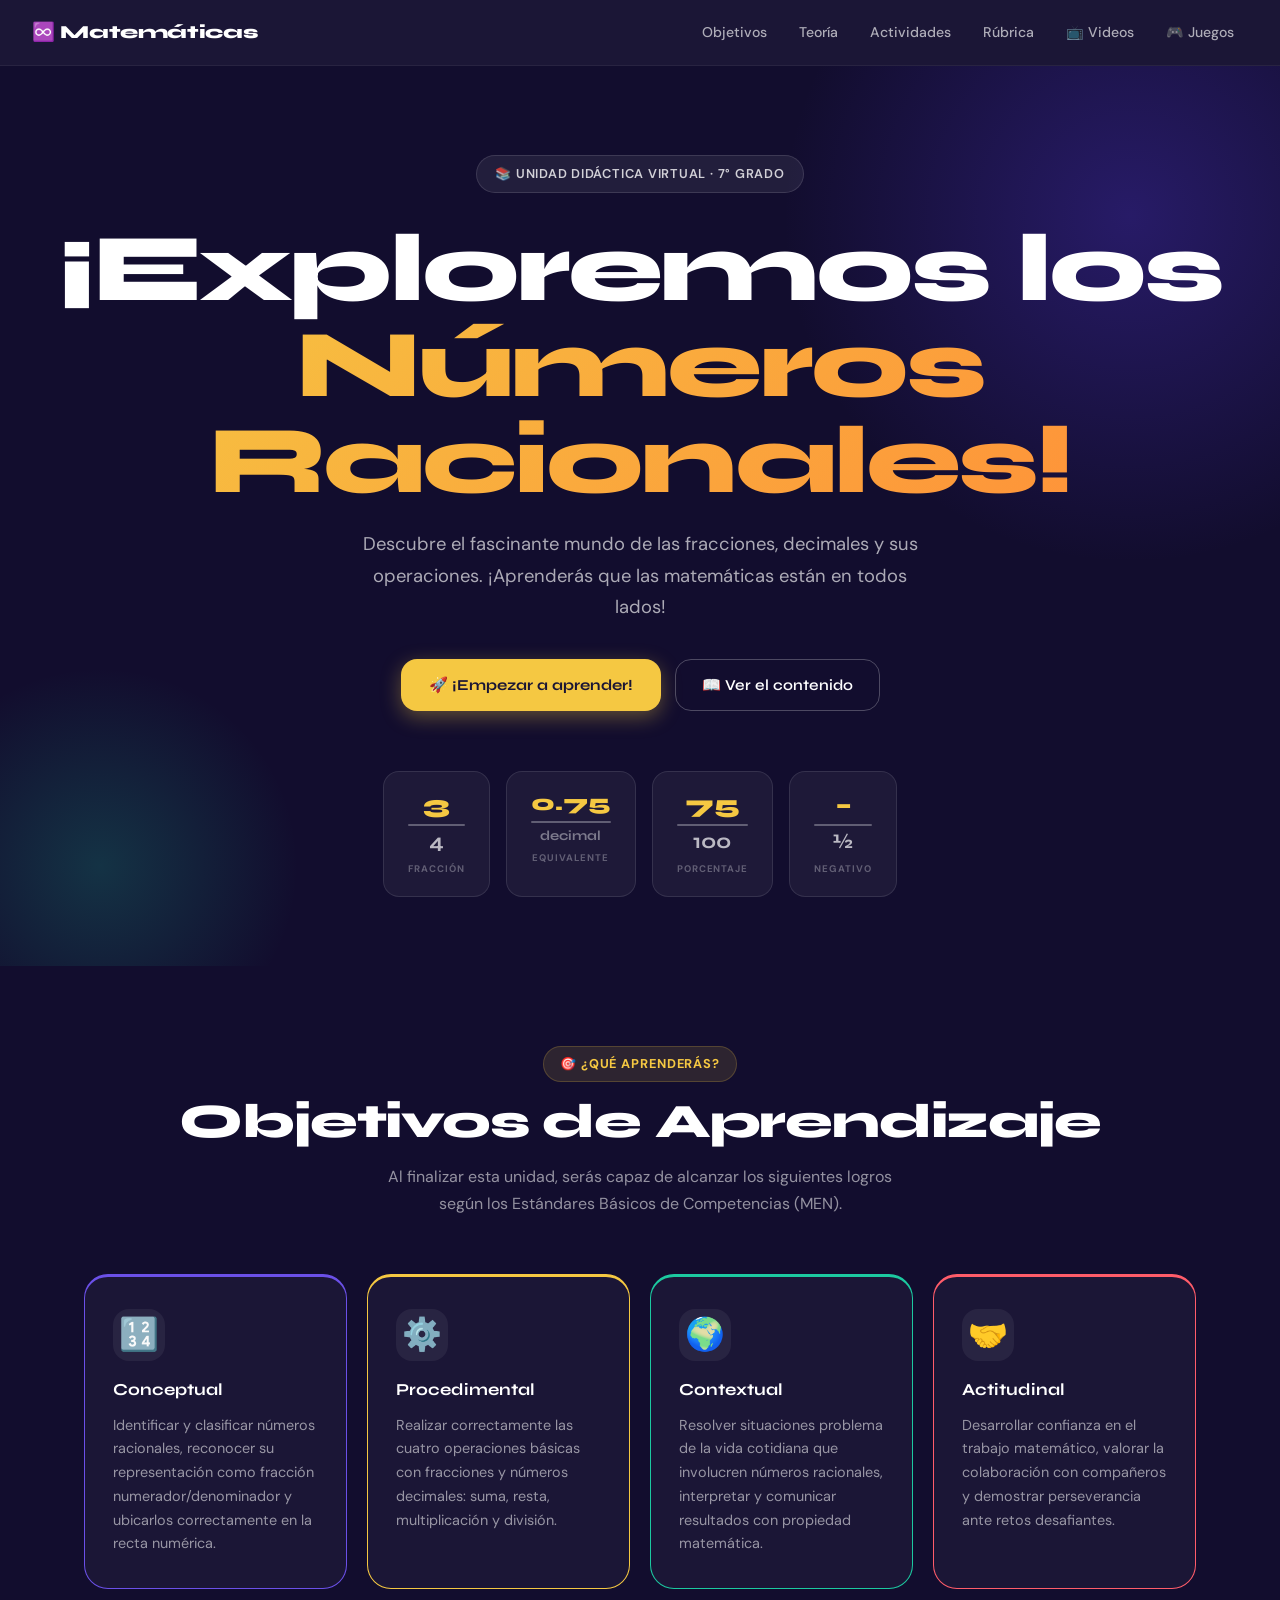
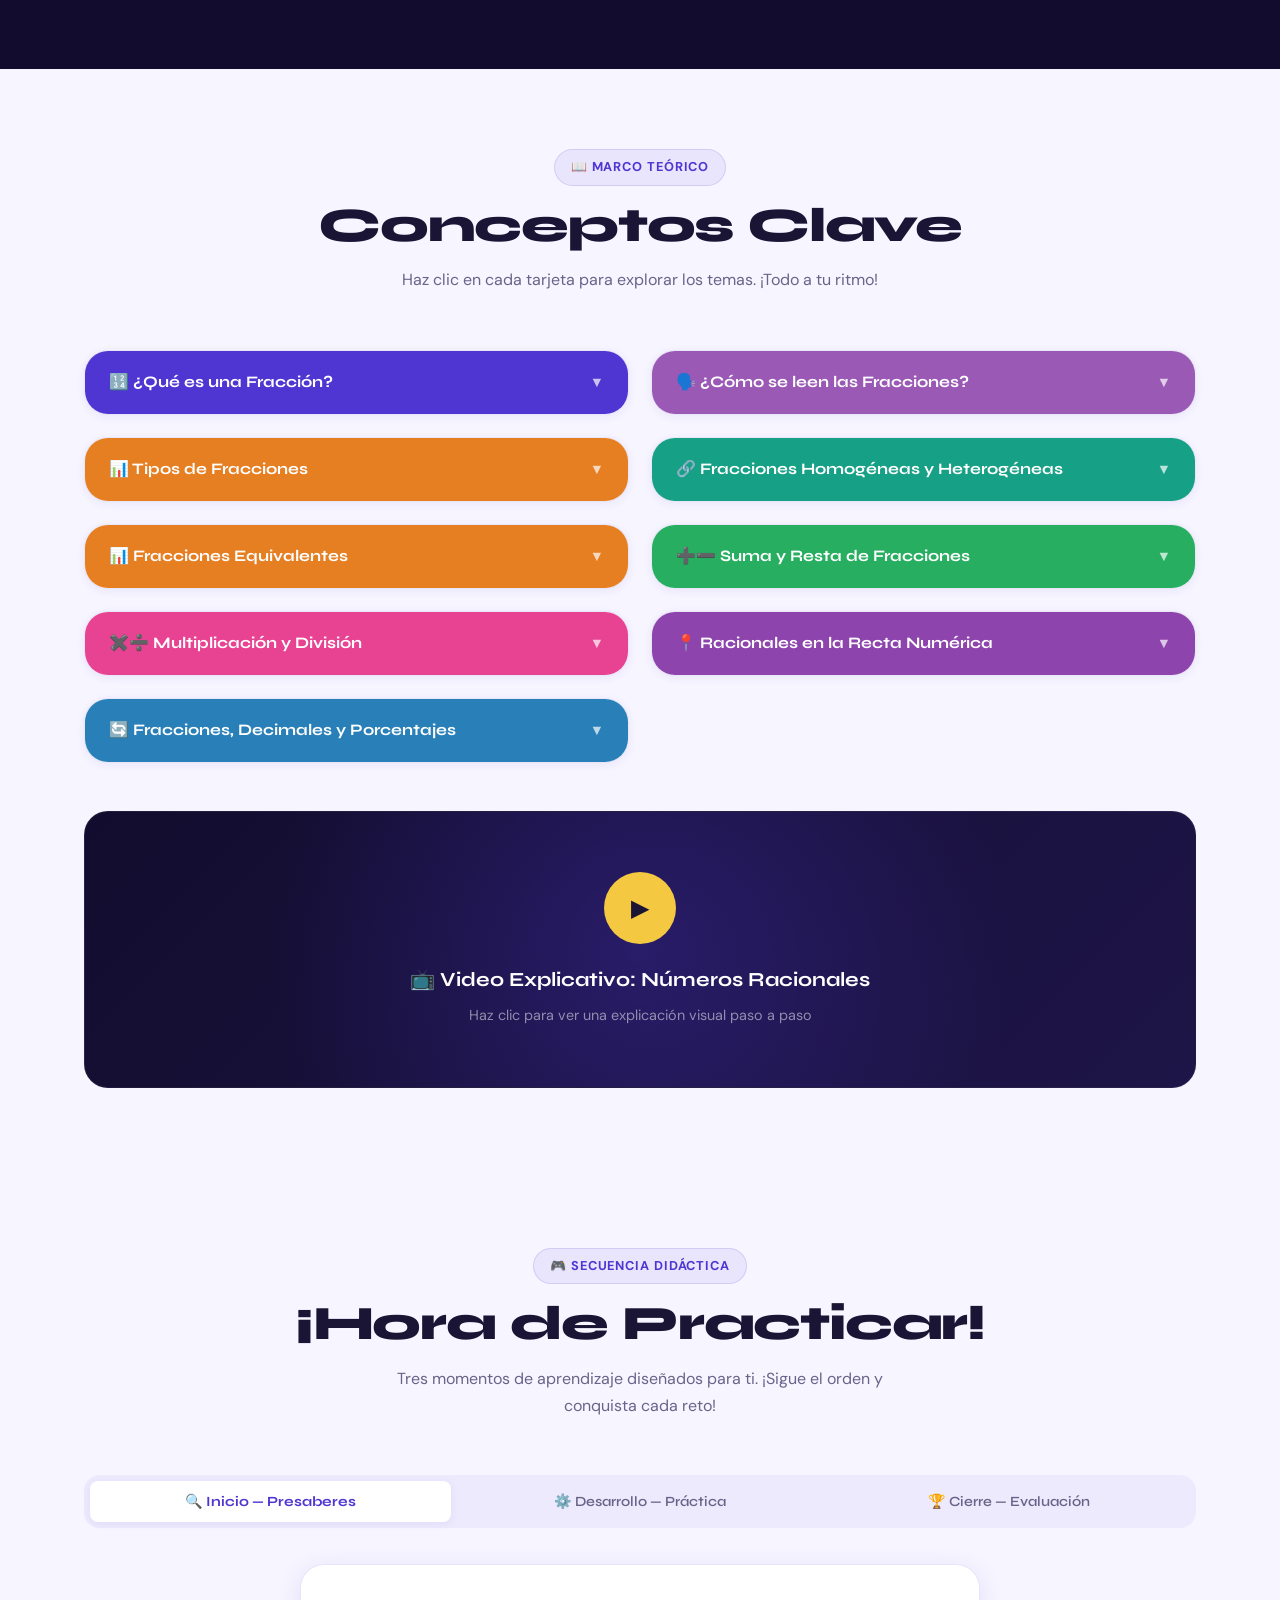
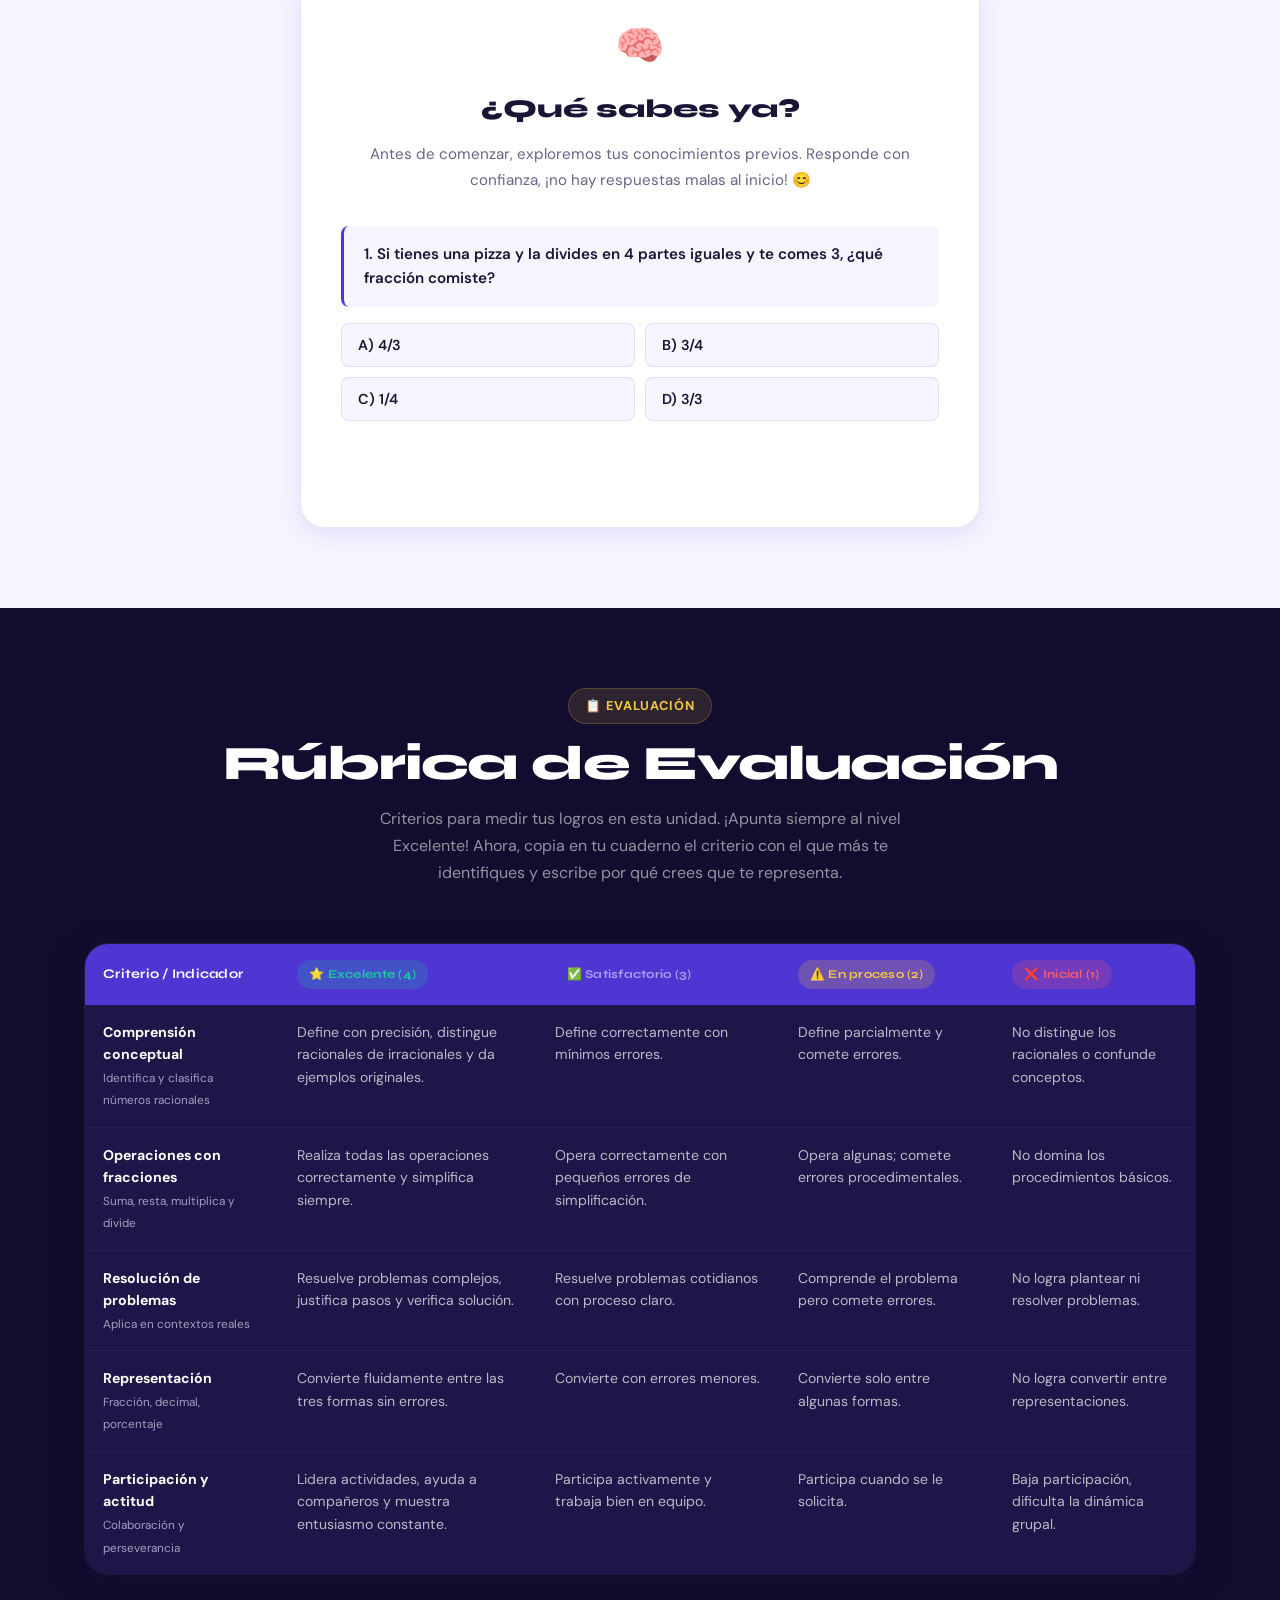
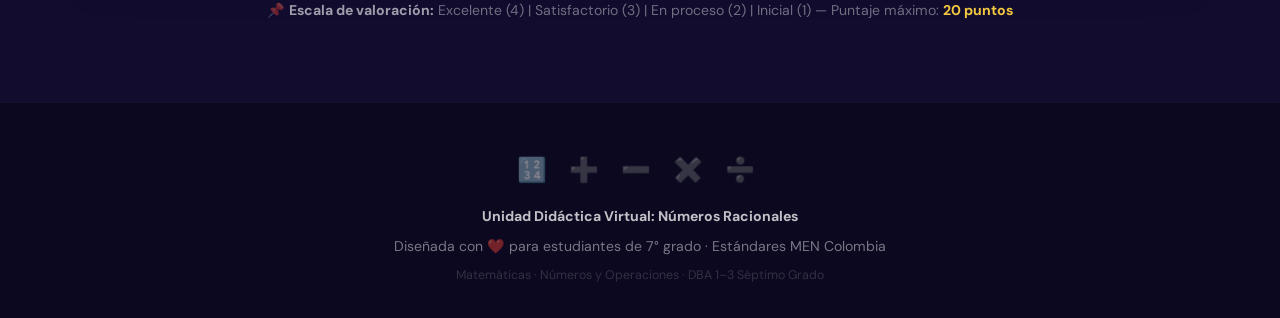
<file: index.html>
<!DOCTYPE html>
<html lang="es">

<head>
    <meta charset="UTF-8" />
    <meta name="viewport" content="width=device-width, initial-scale=1.0" />
    <title>Números Racionales · Unidad Didáctica Virtual</title>
    <link rel="preconnect" href="https://fonts.googleapis.com" />
    <link rel="preconnect" href="https://fonts.gstatic.com" crossorigin />
    <link
        href="https://fonts.googleapis.com/css2?family=Syne:wght@400;600;700;800&family=DM+Sans:ital,opsz,wght@0,9..40,300;0,9..40,400;0,9..40,500;0,9..40,700;1,9..40,400&family=DM+Mono:wght@400;500&display=swap"
        rel="stylesheet" />
    <link rel="stylesheet" href="styles.css" />
</head>

<body>

    <!-- NAV -->
    <nav>
        <div class="nav-logo">♾️ Matemáticas</div>
        <div class="nav-links">
            <a href="#objectives" class="active">Objetivos</a>
            <a href="#theory">Teoría</a>
            <a href="#activities">Actividades</a>
            <a href="#rubric">Rúbrica</a>
            <a href="videos.html">📺 Videos</a>
            <a href="juegos.html">🎮 Juegos</a>
        </div>
    </nav>

    <!-- HERO -->
    <section id="hero">
        <div class="hero-bubbles" id="bubbles"></div>
        <div class="hero-badge">📚 Unidad Didáctica Virtual · 7° Grado</div>
        <h1>¡Exploremos los<br /><span>Números Racionales!</span></h1>
        <p class="hero-sub">Descubre el fascinante mundo de las fracciones, decimales y sus operaciones. ¡Aprenderás que
            las matemáticas están en todos lados!</p>
        <div class="hero-btns">
            <a href="#activities" class="btn-primary">🚀 ¡Empezar a aprender!</a>
            <a href="#theory" class="btn-outline">📖 Ver el contenido</a>
        </div>
        <div class="hero-fraction-art">
            <div class="fraction-card">
                <div class="fraction-num">3</div>
                <div class="fraction-line"></div>
                <div class="fraction-den">4</div>
                <div class="fraction-label">Fracción</div>
            </div>
            <div class="fraction-card">
                <div class="fraction-num" style="font-size:1.4rem;">0.75</div>
                <div class="fraction-line"></div>
                <div class="fraction-den" style="font-size:0.85rem;opacity:.6">decimal</div>
                <div class="fraction-label">Equivalente</div>
            </div>
            <div class="fraction-card">
                <div class="fraction-num">75</div>
                <div class="fraction-line"></div>
                <div class="fraction-den">100</div>
                <div class="fraction-label">Porcentaje</div>
            </div>
            <div class="fraction-card">
                <div class="fraction-num">−</div>
                <div class="fraction-line"></div>
                <div class="fraction-den" style="font-size:1.3rem;">½</div>
                <div class="fraction-label">Negativo</div>
            </div>
        </div>
    </section>

    <!-- OBJECTIVES -->
    <section id="objectives">
        <div class="container">
            <div class="section-header">
                <span class="section-badge">🎯 ¿Qué aprenderás?</span>
                <h2 class="section-title">Objetivos de Aprendizaje</h2>
                <p class="section-desc">Al finalizar esta unidad, serás capaz de alcanzar los siguientes logros según
                    los Estándares Básicos de Competencias (MEN).</p>
            </div>
            <div class="objectives-grid">
                <div class="obj-card" style="border-color:#6B50E8;">
                    <div class="obj-icon">🔢</div>
                    <h3>Conceptual</h3>
                    <p>Identificar y clasificar números racionales, reconocer su representación como fracción
                        numerador/denominador y ubicarlos correctamente en la recta numérica.</p>
                </div>
                <div class="obj-card" style="border-color:#F5C842;">
                    <div class="obj-icon">⚙️</div>
                    <h3>Procedimental</h3>
                    <p>Realizar correctamente las cuatro operaciones básicas con fracciones y números decimales: suma,
                        resta, multiplicación y división.</p>
                </div>
                <div class="obj-card" style="border-color:#1CC9A0;">
                    <div class="obj-icon">🌍</div>
                    <h3>Contextual</h3>
                    <p>Resolver situaciones problema de la vida cotidiana que involucren números racionales, interpretar
                        y comunicar resultados con propiedad matemática.</p>
                </div>
                <div class="obj-card" style="border-color:#FF5C6A;">
                    <div class="obj-icon">🤝</div>
                    <h3>Actitudinal</h3>
                    <p>Desarrollar confianza en el trabajo matemático, valorar la colaboración con compañeros y
                        demostrar perseverancia ante retos desafiantes.</p>
                </div>
            </div>
        </div>
    </section>

    <!-- THEORY -->
    <section id="theory">
        <div class="container">
            <div class="section-header">
                <span class="section-badge">📖 Marco Teórico</span>
                <h2 class="section-title">Conceptos Clave</h2>
                <p class="section-desc">Haz clic en cada tarjeta para explorar los temas. ¡Todo a tu ritmo!</p>
            </div>

            <div class="theory-grid">

                <!-- Card 1: QUÉ ES UNA FRACCIÓN (con numerador/denominador visual) -->
                <div class="theory-card">
                    <div class="theory-header" onclick="toggleTheory(this)">
                        <h3>🔢 ¿Qué es una Fracción?</h3>
                        <div class="theory-toggle">▼</div>
                    </div>
                    <div class="theory-body">
                        <div class="theory-body-inner">
                            <p>Una <strong>fracción</strong> representa una parte de un entero. Se escribe con dos
                                números separados por una línea horizontal:</p>

                            <!-- Visual grande de fracción con etiquetas -->
                            <div class="fraction-anatomy">
                                <div class="anatomy-wrap">
                                    <div class="anatomy-label-top">
                                        <span class="anatomy-arrow-top">↓</span>
                                        <span class="anatomy-tag numerator-tag">NUMERADOR<br><small>Cuántas partes
                                                tomamos</small></span>
                                    </div>
                                    <div class="anatomy-frac">
                                        <div class="anatomy-num">3</div>
                                        <div class="anatomy-line"></div>
                                        <div class="anatomy-den">4</div>
                                    </div>
                                    <div class="anatomy-label-bottom">
                                        <span class="anatomy-arrow-bottom">↑</span>
                                        <span class="anatomy-tag denominator-tag">DENOMINADOR<br><small>En cuántas
                                                partes iguales se divide el entero</small></span>
                                    </div>
                                </div>
                            </div>

                            <p>Un <strong>número racional</strong> es todo número que puede expresarse como fracción
                                <strong>numerador / denominador</strong>, donde el denominador es distinto de cero. El
                                conjunto se denota ℚ.
                            </p>

                            <div class="anatomy-rule-box">
                                <div class="rule-item">
                                    <span class="rule-icon">✅</span>
                                    <div><strong>El denominador NUNCA puede ser 0</strong> — dividir entre cero no tiene
                                        sentido matemático.</div>
                                </div>
                                <div class="rule-item">
                                    <span class="rule-icon">📌</span>
                                    <div>Si el numerador es 0, la fracción vale <strong>0</strong> (ej: 0/5 = 0).</div>
                                </div>
                            </div>

                            <ul>
                                <li>Todos los enteros son racionales: 5 = <span
                                        class="fraction-inline"><span>5</span><span>1</span></span></li>
                                <li>Decimales exactos: 0.5 = <span
                                        class="fraction-inline"><span>1</span><span>2</span></span></li>
                                <li>Decimales periódicos: 0.333… = <span
                                        class="fraction-inline"><span>1</span><span>3</span></span></li>
                            </ul>
                            <div class="example-box">
                                💡 <strong>Ejemplos:</strong>
                                <span class="fraction-inline"><span>3</span><span>4</span></span>&nbsp;
                                <span class="fraction-inline"><span>−7</span><span>2</span></span>&nbsp;
                                0.6 &nbsp; −5 &nbsp; 1.25
                            </div>
                        </div>
                    </div>
                </div>

                <!-- Card 2: CÓMO SE LEEN LAS FRACCIONES -->
                <div class="theory-card">
                    <div class="theory-header" onclick="toggleTheory(this)" style="background:#9B59B6;">
                        <h3>🗣️ ¿Cómo se leen las Fracciones?</h3>
                        <div class="theory-toggle">▼</div>
                    </div>
                    <div class="theory-body">
                        <div class="theory-body-inner">
                            <p>La manera de leer una fracción depende del <strong>denominador</strong>. Mira la tabla:
                            </p>

                            <div class="reading-table">
                                <div class="rt-header">
                                    <span>Fracción</span>
                                    <span>Se lee…</span>
                                    <span>Denominador</span>
                                </div>
                                <div class="rt-row">
                                    <span class="rt-frac"><span
                                            class="fraction-inline"><span>1</span><span>2</span></span></span>
                                    <span class="rt-name">Un <strong>medio</strong></span>
                                    <span class="rt-rule">2 → medio/medios</span>
                                </div>
                                <div class="rt-row rt-alt">
                                    <span class="rt-frac"><span
                                            class="fraction-inline"><span>2</span><span>3</span></span></span>
                                    <span class="rt-name">Dos <strong>tercios</strong></span>
                                    <span class="rt-rule">3 → tercio/tercios</span>
                                </div>
                                <div class="rt-row">
                                    <span class="rt-frac"><span
                                            class="fraction-inline"><span>3</span><span>4</span></span></span>
                                    <span class="rt-name">Tres <strong>cuartos</strong></span>
                                    <span class="rt-rule">4 → cuarto/cuartos</span>
                                </div>
                                <div class="rt-row rt-alt">
                                    <span class="rt-frac"><span
                                            class="fraction-inline"><span>4</span><span>5</span></span></span>
                                    <span class="rt-name">Cuatro <strong>quintos</strong></span>
                                    <span class="rt-rule">5 → quinto/quintos</span>
                                </div>
                                <div class="rt-row">
                                    <span class="rt-frac"><span
                                            class="fraction-inline"><span>5</span><span>6</span></span></span>
                                    <span class="rt-name">Cinco <strong>sextos</strong></span>
                                    <span class="rt-rule">6 → sexto/sextos</span>
                                </div>
                                <div class="rt-row rt-alt">
                                    <span class="rt-frac"><span
                                            class="fraction-inline"><span>3</span><span>7</span></span></span>
                                    <span class="rt-name">Tres <strong>séptimos</strong></span>
                                    <span class="rt-rule">7 → séptimo/séptimos</span>
                                </div>
                                <div class="rt-row">
                                    <span class="rt-frac"><span
                                            class="fraction-inline"><span>7</span><span>8</span></span></span>
                                    <span class="rt-name">Siete <strong>octavos</strong></span>
                                    <span class="rt-rule">8 → octavo/octavos</span>
                                </div>
                                <div class="rt-row rt-alt">
                                    <span class="rt-frac"><span
                                            class="fraction-inline"><span>2</span><span>9</span></span></span>
                                    <span class="rt-name">Dos <strong>novenos</strong></span>
                                    <span class="rt-rule">9 → noveno/novenos</span>
                                </div>
                                <div class="rt-row">
                                    <span class="rt-frac"><span
                                            class="fraction-inline"><span>9</span><span>10</span></span></span>
                                    <span class="rt-name">Nueve <strong>décimos</strong></span>
                                    <span class="rt-rule">10 → décimo/décimos</span>
                                </div>
                                <div class="rt-row rt-alt">
                                    <span class="rt-frac"><span
                                            class="fraction-inline"><span>3</span><span>12</span></span></span>
                                    <span class="rt-name">Tres <strong>dozavos</strong></span>
                                    <span class="rt-rule">12+ → dozavo, etc.</span>
                                </div>
                            </div>

                            <div class="example-box" style="margin-top:14px;">
                                💡 <strong>Regla general:</strong> Para denominadores mayores a 10, se dice el número
                                seguido de "-avo/avos". Ej: <strong>15</strong> → quince<strong>avos</strong>,
                                <strong>20</strong> → venti<strong>avos</strong>.
                            </div>
                        </div>
                    </div>
                </div>

                <!-- Card 3: CLASIFICACIÓN DE FRACCIONES -->
                <div class="theory-card">
                    <div class="theory-header" onclick="toggleTheory(this)" style="background:#E67E22;">
                        <h3>📊 Tipos de Fracciones</h3>
                        <div class="theory-toggle">▼</div>
                    </div>
                    <div class="theory-body">
                        <div class="theory-body-inner">
                            <p>Las fracciones se clasifican en tres tipos según la relación entre numerador y
                                denominador:</p>

                            <div class="tipos-mini-grid">
                                <!-- Propia -->
                                <div class="tipo-mini propia-mini">
                                    <div class="tipo-mini-header">📦 Propia</div>
                                    <div class="tipo-mini-body">
                                        <div class="tipo-mini-visual">
                                            <svg viewBox="0 0 120 100" width="120" height="100">
                                                <circle cx="60" cy="52" r="36" fill="rgba(245,200,66,0.18)"
                                                    stroke="rgba(245,200,66,0.6)" stroke-width="2" />
                                                <path d="M60 52 L60 16 A36 36 0 0 1 91 70 Z"
                                                    fill="rgba(245,200,66,0.65)" />
                                                <path d="M60 52 L91 70 A36 36 0 0 1 29 70 Z"
                                                    fill="rgba(245,200,66,0.50)" />
                                                <line x1="60" y1="16" x2="60" y2="52" stroke="rgba(245,200,66,0.9)"
                                                    stroke-width="1.5" />
                                                <line x1="60" y1="52" x2="91" y2="70" stroke="rgba(245,200,66,0.9)"
                                                    stroke-width="1.5" />
                                                <line x1="60" y1="52" x2="29" y2="70" stroke="rgba(245,200,66,0.9)"
                                                    stroke-width="1.5" />
                                                <line x1="60" y1="52" x2="60" y2="88" stroke="rgba(245,200,66,0.4)"
                                                    stroke-width="1.5" stroke-dasharray="4,3" />
                                            </svg>
                                        </div>
                                        <div class="tipo-mini-frac" style="color:var(--secondary)">³⁄₄</div>
                                        <p><strong>Numerador &lt; Denominador</strong></p>
                                        <p>Su valor está entre 0 y 1.</p>
                                        <div class="tipo-mini-ej">Ej: ¹⁄₄ · ³⁄₅ · ⁷⁄₈</div>
                                    </div>
                                </div>
                                <!-- Impropia -->
                                <div class="tipo-mini impropia-mini">
                                    <div class="tipo-mini-header"
                                        style="background:rgba(255,92,106,0.15);color:#FF5C6A;">📦 Impropia</div>
                                    <div class="tipo-mini-body">
                                        <div class="tipo-mini-visual">
                                            <svg viewBox="0 0 140 100" width="140" height="100">
                                                <circle cx="38" cy="52" r="28" fill="rgba(255,92,106,0.18)"
                                                    stroke="rgba(255,92,106,0.5)" stroke-width="2" />
                                                <path d="M38 52 L38 24 A28 28 0 1 1 38 80 Z"
                                                    fill="rgba(255,92,106,0.55)" />
                                                <circle cx="102" cy="52" r="28" fill="rgba(255,92,106,0.08)"
                                                    stroke="rgba(255,92,106,0.3)" stroke-width="2" />
                                                <path d="M102 52 L102 24 A28 28 0 0 1 130 52 Z"
                                                    fill="rgba(255,92,106,0.45)" />
                                                <line x1="102" y1="24" x2="102" y2="52" stroke="rgba(255,92,106,0.6)"
                                                    stroke-width="1.5" />
                                                <line x1="102" y1="52" x2="130" y2="52" stroke="rgba(255,92,106,0.6)"
                                                    stroke-width="1.5" />
                                            </svg>
                                        </div>
                                        <div class="tipo-mini-frac" style="color:#FF5C6A">⁵⁄₃</div>
                                        <p><strong>Numerador ≥ Denominador</strong></p>
                                        <p>Su valor es mayor o igual a 1.</p>
                                        <div class="tipo-mini-ej" style="color:#ff7b87">Ej: ⁵⁄₃ · ⁷⁄₄ · ⁹⁄₉</div>
                                    </div>
                                </div>
                                <!-- Mixta -->
                                <div class="tipo-mini mixta-mini">
                                    <div class="tipo-mini-header"
                                        style="background:rgba(28,201,160,0.15);color:#1CC9A0;">📦 Mixta</div>
                                    <div class="tipo-mini-body">
                                        <div class="tipo-mini-visual">
                                            <svg viewBox="0 0 140 100" width="140" height="100">
                                                <rect x="8" y="24" width="50" height="55" rx="6"
                                                    fill="rgba(28,201,160,0.45)" stroke="rgba(28,201,160,0.6)"
                                                    stroke-width="2" />
                                                <text x="33" y="57" text-anchor="middle" font-size="22"
                                                    fill="rgba(28,201,160,0.9)" font-family="Syne"
                                                    font-weight="800">1</text>
                                                <text x="80" y="48" font-size="20" fill="rgba(28,201,160,0.7)"
                                                    font-family="Syne" font-weight="800">+</text>
                                                <circle cx="112" cy="50" r="24" fill="rgba(28,201,160,0.1)"
                                                    stroke="rgba(28,201,160,0.4)" stroke-width="2" />
                                                <path d="M112 50 L112 26 A24 24 0 0 1 136 50 Z"
                                                    fill="rgba(28,201,160,0.5)" />
                                                <line x1="112" y1="26" x2="112" y2="50" stroke="rgba(28,201,160,0.6)"
                                                    stroke-width="1.5" />
                                                <line x1="112" y1="50" x2="136" y2="50" stroke="rgba(28,201,160,0.6)"
                                                    stroke-width="1.5" />
                                            </svg>
                                        </div>
                                        <div class="tipo-mini-frac" style="color:#1CC9A0">1²⁄₃</div>
                                        <p><strong>Entero + Fracción propia</strong></p>
                                        <p>Equivalente a una fracción impropia.</p>
                                        <div class="tipo-mini-ej" style="color:#1cc9a0">Ej: 2¹⁄₄ · 3²⁄₅ · 1⁷⁄₈</div>
                                    </div>
                                </div>
                            </div>

                            <!-- Conversión impropia ↔ mixta -->
                            <div class="conversion-mini-strip">
                                <div class="cms-step">
                                    <div class="cms-title">🔄 Impropia → Mixta</div>
                                    <div class="cms-formula">⁷⁄₃ → divide: 7÷3 = <strong>2</strong> resto
                                        <strong>1</strong> → <strong>2¹⁄₃</strong>
                                    </div>
                                </div>
                                <div class="cms-arrow">⇄</div>
                                <div class="cms-step">
                                    <div class="cms-title">🔄 Mixta → Impropia</div>
                                    <div class="cms-formula">2¹⁄₃ → (2×3+1)/3 = <strong>⁷⁄₃</strong></div>
                                </div>
                            </div>
                        </div>
                    </div>
                </div>

                <!-- Card 4: FRACCIONES HOMOGÉNEAS Y HETEROGÉNEAS -->
                <div class="theory-card">
                    <div class="theory-header" onclick="toggleTheory(this)" style="background:#16A085;">
                        <h3>🔗 Fracciones Homogéneas y Heterogéneas</h3>
                        <div class="theory-toggle">▼</div>
                    </div>
                    <div class="theory-body">
                        <div class="theory-body-inner">
                            <div class="homo-hetero-grid">
                                <div class="hh-card homo-card">
                                    <div class="hh-title">🟢 Homogéneas</div>
                                    <p>Fracciones que tienen el <strong>mismo denominador</strong>.</p>
                                    <div class="hh-example">
                                        <span class="fraction-inline"><span>1</span><span>5</span></span>
                                        <span class="fraction-inline"><span>3</span><span>5</span></span>
                                        <span class="fraction-inline"><span>4</span><span>5</span></span>
                                    </div>
                                    <p style="font-size:.85rem;color:var(--text-light);margin-top:8px;">↳ Denominador
                                        igual: <strong>5</strong> en todos</p>
                                    <div class="hh-ventaja">✅ Son más fáciles de operar: solo se suman o restan los
                                        numeradores.</div>
                                </div>
                                <div class="hh-card hetero-card">
                                    <div class="hh-title">🔴 Heterogéneas</div>
                                    <p>Fracciones que tienen <strong>diferente denominador</strong>.</p>
                                    <div class="hh-example">
                                        <span class="fraction-inline"><span>1</span><span>2</span></span>
                                        <span class="fraction-inline"><span>2</span><span>3</span></span>
                                        <span class="fraction-inline"><span>3</span><span>4</span></span>
                                    </div>
                                    <p style="font-size:.85rem;color:var(--text-light);margin-top:8px;">↳ Denominadores
                                        distintos: 2, 3 y 4</p>
                                    <div class="hh-ventaja"
                                        style="background:rgba(255,92,106,.08);border-color:rgba(255,92,106,.2);">⚠️
                                        Para operar hay que hallar el MCM primero y convertirlas en homogéneas.</div>
                                </div>
                            </div>
                        </div>
                    </div>
                </div>

                <!-- Card 5: FRACCIONES EQUIVALENTES -->
                <div class="theory-card">
                    <div class="theory-header" onclick="toggleTheory(this)" style="background:#E67E22;">
                        <h3>📊 Fracciones Equivalentes</h3>
                        <div class="theory-toggle">▼</div>
                    </div>
                    <div class="theory-body">
                        <div class="theory-body-inner">
                            <p>Dos fracciones son <strong>equivalentes</strong> si representan la misma cantidad. Se
                                obtienen multiplicando o dividiendo por el mismo número.</p>

                            <p><strong>📈 Amplificación (sin simplificar):</strong> Multiplica numerador y denominador
                                por el mismo número.</p>
                            <div class="equiv-steps">
                                <div class="equiv-step">
                                    <span class="fraction-inline"><span>1</span><span>2</span></span>
                                    <span class="equiv-op">×2/×2</span>
                                    <span class="fraction-inline"><span>2</span><span>4</span></span>
                                    <span class="equiv-op">×3/×3</span>
                                    <span class="fraction-inline"><span>6</span><span>12</span></span>
                                    <span class="equiv-op">×5/×5</span>
                                    <span class="fraction-inline"><span>30</span><span>60</span></span>
                                </div>
                                <p class="equiv-note">↳ Todas representan la misma cantidad: la mitad.</p>
                            </div>

                            <p style="margin-top:12px;"><strong>📉 Simplificación:</strong> Divide por el MCD (Máximo
                                Común Divisor) hasta llegar a la fracción irreducible.</p>
                            <div class="simplify-steps">
                                <div class="simp-step">
                                    <div class="simp-num">Fracción original</div>
                                    <span class="fraction-inline"
                                        style="font-size:1rem;"><span>12</span><span>18</span></span>
                                </div>
                                <div class="simp-arrow">→</div>
                                <div class="simp-step">
                                    <div class="simp-num">MCD(12, 18) = 6</div>
                                    <div style="font-size:.85rem;color:var(--text-light);">12÷6 = 2 &nbsp;|&nbsp; 18÷6 =
                                        3</div>
                                </div>
                                <div class="simp-arrow">→</div>
                                <div class="simp-step">
                                    <div class="simp-num">Resultado</div>
                                    <span class="fraction-inline"
                                        style="font-size:1rem;color:var(--accent2);"><span>2</span><span>3</span></span>
                                </div>
                            </div>

                            <div class="example-box" style="margin-top:12px;">
                                💡 Simplificar <span class="fraction-inline"><span>12</span><span>18</span></span>:
                                MCD(12,18)=6 → <strong><span
                                        class="fraction-inline"><span>2</span><span>3</span></span></strong> ←
                                Irreducible
                            </div>
                        </div>
                    </div>
                </div>

                <!-- Card 6: SUMA Y RESTA -->
                <div class="theory-card">
                    <div class="theory-header" onclick="toggleTheory(this)" style="background:#27AE60;">
                        <h3>➕➖ Suma y Resta de Fracciones</h3>
                        <div class="theory-toggle">▼</div>
                    </div>
                    <div class="theory-body">
                        <div class="theory-body-inner">

                            <div class="op-subsection">
                                <div class="op-subtitle">🟢 Caso 1: Fracciones Homogéneas (mismo denominador)</div>
                                <p>Suma o resta los numeradores y <strong>conserva el denominador</strong>. ¡Es el caso
                                    más sencillo!</p>

                                <div class="method-box">
                                    <div class="method-title">Método único:</div>
                                    <div class="method-step">
                                        <span class="fraction-inline"><span>3</span><span>7</span></span>
                                        <span class="method-op">+</span>
                                        <span class="fraction-inline"><span>2</span><span>7</span></span>
                                        <span class="method-op">=</span>
                                        <span class="fraction-inline"><span>3+2</span><span>7</span></span>
                                        <span class="method-op">=</span>
                                        <span class="fraction-inline"
                                            style="color:var(--accent2);"><span>5</span><span>7</span></span>
                                    </div>
                                </div>
                            </div>

                            <div class="op-subsection" style="margin-top:18px;">
                                <div class="op-subtitle">🔴 Caso 2: Fracciones Heterogéneas (diferente denominador)
                                </div>
                                <p>Hay <strong>3 métodos</strong> para resolverlas. ¡Elige el que más te guste!</p>

                                <div class="methods-accordion">

                                    <!-- Método 1 -->
                                    <div class="method-item">
                                        <div class="method-header" onclick="toggleMethod(this)">
                                            <span>📌 Método 1: MCM (Mínimo Común Múltiplo)</span>
                                            <span class="m-toggle">▼</span>
                                        </div>
                                        <div class="method-body">
                                            <p>Halla el MCM de los denominadores, convierte cada fracción y luego suma.
                                            </p>
                                            <div class="method-example">
                                                <div class="me-step"><strong>Ej:</strong> <span
                                                        class="fraction-inline"><span>1</span><span>3</span></span> +
                                                    <span class="fraction-inline"><span>1</span><span>4</span></span>
                                                </div>
                                                <div class="me-step">MCM(3, 4) = <strong>12</strong></div>
                                                <div class="me-step"><span
                                                        class="fraction-inline"><span>1×4</span><span>12</span></span> +
                                                    <span class="fraction-inline"><span>1×3</span><span>12</span></span>
                                                    = <span class="fraction-inline"><span>4</span><span>12</span></span>
                                                    + <span class="fraction-inline"><span>3</span><span>12</span></span>
                                                </div>
                                                <div class="me-step" style="color:var(--accent2);font-weight:700;">=
                                                    <span class="fraction-inline"><span>7</span><span>12</span></span>
                                                </div>
                                            </div>
                                        </div>
                                    </div>

                                    <!-- Método 2 -->
                                    <div class="method-item">
                                        <div class="method-header" onclick="toggleMethod(this)">
                                            <span>📌 Método 2: Productos cruzados</span>
                                            <span class="m-toggle">▼</span>
                                        </div>
                                        <div class="method-body">
                                            <p>Multiplica en cruz para los numeradores y multiplica denominadores entre
                                                sí.</p>
                                            <div class="method-example">
                                                <div class="me-step"><strong>Ej:</strong> <span
                                                        class="fraction-inline"><span>1</span><span>3</span></span> +
                                                    <span class="fraction-inline"><span>1</span><span>4</span></span>
                                                </div>
                                                <div class="me-step">Numerador: (1×4) + (1×3) = 4 + 3 =
                                                    <strong>7</strong>
                                                </div>
                                                <div class="me-step">Denominador: 3 × 4 = <strong>12</strong></div>
                                                <div class="me-step" style="color:var(--accent2);font-weight:700;">=
                                                    <span class="fraction-inline"><span>7</span><span>12</span></span>
                                                </div>
                                            </div>
                                        </div>
                                    </div>

                                    <!-- Método 3 -->
                                    <div class="method-item">
                                        <div class="method-header" onclick="toggleMethod(this)">
                                            <span>📌 Método 3: Convertir a decimales</span>
                                            <span class="m-toggle">▼</span>
                                        </div>
                                        <div class="method-body">
                                            <p>Divide cada fracción para obtener su decimal y suma. Útil para verificar.
                                            </p>
                                            <div class="method-example">
                                                <div class="me-step"><strong>Ej:</strong> <span
                                                        class="fraction-inline"><span>1</span><span>3</span></span> +
                                                    <span class="fraction-inline"><span>1</span><span>4</span></span>
                                                </div>
                                                <div class="me-step">1÷3 = 0.333… &nbsp;|&nbsp; 1÷4 = 0.25</div>
                                                <div class="me-step">0.333… + 0.25 = 0.583…</div>
                                                <div class="me-step" style="color:var(--accent2);font-weight:700;">=
                                                    7/12 ≈ 0.583 ✅</div>
                                            </div>
                                        </div>
                                    </div>

                                </div>
                            </div>
                        </div>
                    </div>
                </div>

                <!-- Card 7: MULTIPLICACIÓN Y DIVISIÓN (con zigzag) -->
                <div class="theory-card">
                    <div class="theory-header" onclick="toggleTheory(this)" style="background:#E84393;">
                        <h3>✖️➗ Multiplicación y División</h3>
                        <div class="theory-toggle">▼</div>
                    </div>
                    <div class="theory-body">
                        <div class="theory-body-inner">
                            <div class="op-subsection">
                                <div class="op-subtitle">✖️ Multiplicación</div>
                                <p>Numerador × numerador, denominador × denominador.</p>
                                <div class="method-box">
                                    <span class="fraction-inline"><span>2</span><span>3</span></span> ×
                                    <span class="fraction-inline"><span>4</span><span>5</span></span> =
                                    <span class="fraction-inline"><span>2×4</span><span>3×5</span></span> =
                                    <span class="fraction-inline"
                                        style="color:var(--accent2);"><span>8</span><span>15</span></span>
                                </div>
                            </div>

                            <div class="op-subsection" style="margin-top:18px;">
                                <div class="op-subtitle">➗ División — Método clásico (fracción inversa)</div>
                                <p>Multiplica la primera fracción por la <strong>inversa</strong> de la segunda
                                    (invierte el segundo término).</p>
                                <div class="example-box">
                                    💡 <span class="fraction-inline"><span>3</span><span>4</span></span> ÷
                                    <span class="fraction-inline"><span>2</span><span>5</span></span> =
                                    <span class="fraction-inline"><span>3</span><span>4</span></span> ×
                                    <span class="fraction-inline"><span>5</span><span>2</span></span> =
                                    <strong><span class="fraction-inline"><span>15</span><span>8</span></span></strong>
                                </div>
                            </div>

                            <div class="op-subsection" style="margin-top:18px;">
                                <div class="op-subtitle">⚡ División — Método Zigzag</div>
                                <p>El método <strong>Zigzag</strong> es una forma visual de dividir fracciones. Sigue la
                                    trayectoria en Z:</p>

                                <div class="zigzag-container">
                                    <div class="zigzag-visual">
                                        <div class="zz-frac-box">
                                            <div class="zz-num zz-highlight-a">3</div>
                                            <div class="zz-line"></div>
                                            <div class="zz-den zz-highlight-b">4</div>
                                        </div>
                                        <div class="zz-div-sign">÷</div>
                                        <div class="zz-frac-box">
                                            <div class="zz-num zz-highlight-c">2</div>
                                            <div class="zz-line"></div>
                                            <div class="zz-den zz-highlight-d">5</div>
                                        </div>
                                        <div class="zz-equals">=</div>
                                        <div class="zz-frac-box result-box">
                                            <div class="zz-num">3×5</div>
                                            <div class="zz-line"></div>
                                            <div class="zz-den">4×2</div>
                                        </div>
                                        <div class="zz-equals">=</div>
                                        <div class="zz-frac-box result-box" style="border-color:var(--accent2);">
                                            <div class="zz-num" style="color:var(--accent2);">15</div>
                                            <div class="zz-line" style="background:var(--accent2);"></div>
                                            <div class="zz-den" style="color:var(--accent2);">8</div>
                                        </div>
                                    </div>

                                    <div class="zigzag-steps">
                                        <div class="zz-step"><span class="zz-step-num">1</span> Traza la Z: conecta el
                                            <strong>numerador izquierdo</strong> con el <strong>denominador
                                                derecho</strong> → se multiplican en el nuevo numerador.
                                        </div>
                                        <div class="zz-step"><span class="zz-step-num">2</span> El <strong>denominador
                                                izquierdo</strong> se multiplica con el <strong>numerador
                                                derecho</strong> → nuevo denominador.</div>
                                        <div class="zz-step"><span class="zz-step-num">3</span> Simplifica si es
                                            posible: 15/8 es irreducible ✅</div>
                                    </div>
                                </div>
                            </div>
                        </div>
                    </div>
                </div>

                <!-- Card 8: RECTA NUMÉRICA -->
                <div class="theory-card">
                    <div class="theory-header" onclick="toggleTheory(this)" style="background:#8E44AD;">
                        <h3>📍 Racionales en la Recta Numérica</h3>
                        <div class="theory-toggle">▼</div>
                    </div>
                    <div class="theory-body">
                        <div class="theory-body-inner">
                            <p>Los números racionales son <strong>densos</strong>: entre dos racionales siempre hay
                                otro. Se ubican dividiendo los segmentos en partes iguales según el denominador.</p>
                            <div class="number-line-wrap">
                                <svg viewBox="0 0 500 80" xmlns="http://www.w3.org/2000/svg"
                                    style="width:100%;max-width:480px;display:block;margin:0 auto;">
                                    <line x1="20" y1="40" x2="480" y2="40" stroke="#4F35D2" stroke-width="3" />
                                    <polygon points="480,35 490,40 480,45" fill="#4F35D2" />
                                    <line x1="70" y1="33" x2="70" y2="47" stroke="#4F35D2" stroke-width="2" />
                                    <line x1="145" y1="33" x2="145" y2="47" stroke="#4F35D2" stroke-width="2" />
                                    <line x1="220" y1="28" x2="220" y2="52" stroke="#120D2E" stroke-width="3" />
                                    <line x1="295" y1="33" x2="295" y2="47" stroke="#4F35D2" stroke-width="2" />
                                    <line x1="370" y1="28" x2="370" y2="52" stroke="#120D2E" stroke-width="3" />
                                    <circle cx="107" cy="40" r="6" fill="#F5C842" />
                                    <circle cx="182" cy="40" r="6" fill="#FF5C6A" />
                                    <circle cx="332" cy="40" r="6" fill="#1CC9A0" />
                                    <text x="62" y="25" font-size="11" fill="#4F35D2" text-anchor="middle"
                                        font-family="DM Sans">-1</text>
                                    <text x="137" y="25" font-size="11" fill="#4F35D2" text-anchor="middle"
                                        font-family="DM Sans">-½</text>
                                    <text x="218" y="22" font-size="12" fill="#120D2E" text-anchor="middle"
                                        font-weight="bold" font-family="DM Sans">0</text>
                                    <text x="287" y="25" font-size="11" fill="#4F35D2" text-anchor="middle"
                                        font-family="DM Sans">¾</text>
                                    <text x="368" y="22" font-size="12" fill="#120D2E" text-anchor="middle"
                                        font-weight="bold" font-family="DM Sans">1</text>
                                    <text x="107" y="62" font-size="10" fill="#F5C842" text-anchor="middle"
                                        font-family="DM Sans">-¾</text>
                                    <text x="182" y="62" font-size="10" fill="#FF5C6A" text-anchor="middle"
                                        font-family="DM Sans">-¼</text>
                                    <text x="332" y="62" font-size="10" fill="#1CC9A0" text-anchor="middle"
                                        font-family="DM Sans">¼</text>
                                </svg>
                            </div>
                        </div>
                    </div>
                </div>

                <!-- Card 9: FRACCIÓN, DECIMAL, PORCENTAJE -->
                <div class="theory-card">
                    <div class="theory-header" onclick="toggleTheory(this)" style="background:#2980B9;">
                        <h3>🔄 Fracciones, Decimales y Porcentajes</h3>
                        <div class="theory-toggle">▼</div>
                    </div>
                    <div class="theory-body">
                        <div class="theory-body-inner">
                            <p>Los números racionales pueden expresarse de tres formas equivalentes:</p>
                            <ul>
                                <li><strong>Fracción → Decimal:</strong> divide numerador entre denominador. <span
                                        class="fraction-inline"><span>3</span><span>4</span></span> = 0.75</li>
                                <li><strong>Decimal → Fracción:</strong> escribe sobre su potencia de 10. 0.6 = <span
                                        class="fraction-inline"><span>6</span><span>10</span></span> = <span
                                        class="fraction-inline"><span>3</span><span>5</span></span></li>
                                <li><strong>Fracción → Porcentaje:</strong> multiplica por 100. <span
                                        class="fraction-inline"><span>1</span><span>4</span></span> × 100 = 25%</li>
                            </ul>
                            <div class="example-box">
                                💡 <strong>Triada:</strong> &nbsp;
                                <span class="fraction-inline"><span>1</span><span>2</span></span> = 0.5 = 50%
                            </div>
                        </div>
                    </div>
                </div>

            </div><!-- /theory-grid -->

            <!-- Video placeholder -->
            <div class="video-placeholder" onclick="openVideo()" style="margin-top:48px;">
                <div class="play-btn">▶</div>
                <h3>📺 Video Explicativo: Números Racionales</h3>
                <p>Haz clic para ver una explicación visual paso a paso</p>
            </div>

            <!-- Video modal -->
            <div id="video-modal"
                style="display:none;position:fixed;inset:0;background:rgba(0,0,0,0.88);z-index:9999;align-items:center;justify-content:center;padding:20px;">
                <div
                    style="background:#000;border-radius:20px;overflow:hidden;max-width:840px;width:100%;position:relative;">
                    <button onclick="closeVideo()"
                        style="position:absolute;top:12px;right:12px;background:rgba(255,255,255,0.15);border:none;border-radius:50%;width:36px;height:36px;cursor:pointer;font-size:1rem;z-index:2;color:#fff;display:flex;align-items:center;justify-content:center;">✕</button>
                    <iframe id="yt-frame" width="100%" height="440" src="" frameborder="0" allowfullscreen
                        style="display:block;"></iframe>
                </div>
            </div>

        </div><!-- /container -->
    </section>

    <!-- ACTIVITIES -->
    <section id="activities">
        <div class="container">
            <div class="section-header">
                <span class="section-badge">🎮 Secuencia Didáctica</span>
                <h2 class="section-title">¡Hora de Practicar!</h2>
                <p class="section-desc">Tres momentos de aprendizaje diseñados para ti. ¡Sigue el orden y conquista cada
                    reto!</p>
            </div>

            <!-- Tabs -->
            <div class="activities-tabs">
                <button class="tab-btn active" onclick="showTab('inicio',this)">🔍 Inicio — Presaberes</button>
                <button class="tab-btn" onclick="showTab('desarrollo',this)">⚙️ Desarrollo — Práctica</button>
                <button class="tab-btn" onclick="showTab('cierre',this)">🏆 Cierre — Evaluación</button>
            </div>

            <!-- TAB 1: PRESABERES -->
            <div class="tab-panel active" id="tab-inicio">
                <div class="presaberes-card">
                    <div style="font-size:2.5rem;margin-bottom:12px;">🧠</div>
                    <h3>¿Qué sabes ya?</h3>
                    <p>Antes de comenzar, exploremos tus conocimientos previos. Responde con confianza, ¡no hay
                        respuestas malas al inicio! 😊</p>

                    <div id="presaberes-quiz">
                        <!-- Q1 -->
                        <div class="presaberes-q" id="pq-0">
                            <div class="question">1. Si tienes una pizza y la divides en 4 partes iguales y te comes 3,
                                ¿qué fracción comiste?</div>
                            <div class="options">
                                <button class="option" onclick="checkPresaberes(this, 0, false)">A) 4/3</button>
                                <button class="option" onclick="checkPresaberes(this, 0, true)">B) 3/4</button>
                                <button class="option" onclick="checkPresaberes(this, 0, false)">C) 1/4</button>
                                <button class="option" onclick="checkPresaberes(this, 0, false)">D) 3/3</button>
                            </div>
                            <div class="feedback-msg" id="pfb-0"></div>
                        </div>

                        <!-- Q2: tipo numerador/denominador como la foto -->
                        <div class="presaberes-q" id="pq-1" style="display:none;">
                            <div class="question">2. En la fracción ⁷⁄₉, el __________ es 7 y el __________ es 9.</div>
                            <div class="options">
                                <button class="option" onclick="checkPresaberes(this, 1, true)">A) numerador,
                                    denominador</button>
                                <button class="option" onclick="checkPresaberes(this, 1, false)">B) denominador,
                                    numerador</button>
                                <button class="option" onclick="checkPresaberes(this, 1, false)">C) divisor,
                                    dividendo</button>
                                <button class="option" onclick="checkPresaberes(this, 1, false)">D) entero,
                                    parte</button>
                            </div>
                            <div class="feedback-msg" id="pfb-1"></div>
                        </div>

                        <!-- Q3: tipo de la foto -->
                        <div class="presaberes-q" id="pq-2" style="display:none;">
                            <div class="question">3. En la fracción ³⁄₈, el denominador es ___ y el numerador es ___.
                            </div>
                            <div class="options">
                                <button class="option" onclick="checkPresaberes(this, 2, true)">A) 8 ; 3</button>
                                <button class="option" onclick="checkPresaberes(this, 2, false)">B) 3 ; 8</button>
                                <button class="option" onclick="checkPresaberes(this, 2, false)">C) 8 ; 8</button>
                                <button class="option" onclick="checkPresaberes(this, 2, false)">D) 3 ; 3</button>
                            </div>
                            <div class="feedback-msg" id="pfb-2"></div>
                        </div>

                        <!-- Q4 -->
                        <div class="presaberes-q" id="pq-3" style="display:none;">
                            <div class="question">4. ¿Cuál de estos números NO es un número racional?</div>
                            <div class="options">
                                <button class="option" onclick="checkPresaberes(this, 3, false)">A) 0.5</button>
                                <button class="option" onclick="checkPresaberes(this, 3, false)">B) −7</button>
                                <button class="option" onclick="checkPresaberes(this, 3, true)">C) √2</button>
                                <button class="option" onclick="checkPresaberes(this, 3, false)">D) 1/3</button>
                            </div>
                            <div class="feedback-msg" id="pfb-3"></div>
                        </div>

                        <!-- Q5 -->
                        <div class="presaberes-q" id="pq-4" style="display:none;">
                            <div class="question">5. ¿Qué fracción corresponde al decimal 0.25?</div>
                            <div class="options">
                                <button class="option" onclick="checkPresaberes(this, 4, false)">A) 2/5</button>
                                <button class="option" onclick="checkPresaberes(this, 4, true)">B) 1/4</button>
                                <button class="option" onclick="checkPresaberes(this, 4, false)">C) 25/10</button>
                                <button class="option" onclick="checkPresaberes(this, 4, false)">D) 1/25</button>
                            </div>
                            <div class="feedback-msg" id="pfb-4"></div>
                        </div>

                        <!-- Q6: ¿Cómo se lee? -->
                        <div class="presaberes-q" id="pq-5" style="display:none;">
                            <div class="question">6. ¿Cómo se lee correctamente la fracción ³⁄₄?</div>
                            <div class="options">
                                <button class="option" onclick="checkPresaberes(this, 5, false)">A) Tres
                                    cuatros</button>
                                <button class="option" onclick="checkPresaberes(this, 5, true)">B) Tres cuartos</button>
                                <button class="option" onclick="checkPresaberes(this, 5, false)">C) Cuatro
                                    tercios</button>
                                <button class="option" onclick="checkPresaberes(this, 5, false)">D) Tres medios</button>
                            </div>
                            <div class="feedback-msg" id="pfb-5"></div>
                        </div>

                        <!-- Q7: clasificación -->
                        <div class="presaberes-q" id="pq-6" style="display:none;">
                            <div class="question">7. La fracción ⁷⁄₄ es:</div>
                            <div class="options">
                                <button class="option" onclick="checkPresaberes(this, 6, false)">A) Fracción
                                    propia</button>
                                <button class="option" onclick="checkPresaberes(this, 6, true)">B) Fracción
                                    impropia</button>
                                <button class="option" onclick="checkPresaberes(this, 6, false)">C) Número
                                    mixto</button>
                                <button class="option" onclick="checkPresaberes(this, 6, false)">D) Número
                                    entero</button>
                            </div>
                            <div class="feedback-msg" id="pfb-6"></div>
                        </div>
                    </div><!-- /presaberes-quiz -->

                    <div id="presaberes-result"></div>
                </div>
            </div><!-- /tab-inicio -->

            <!-- TAB 2: DESARROLLO -->
            <div class="tab-panel" id="tab-desarrollo">
                <div class="dev-grid">
                    <!-- Card: Operaciones rápidas -->
                    <div class="dev-card">
                        <div class="dev-card-header" style="background:var(--primary);">⚡ Operaciones Rápidas</div>
                        <div class="dev-card-body">
                            <div class="exercise-row">
                                <label>1. <span class="fraction-inline"
                                        style="font-size:.82rem;"><span>1</span><span>3</span></span> + <span
                                        class="fraction-inline"
                                        style="font-size:.82rem;"><span>1</span><span>6</span></span> = <em
                                        style="font-size:.78rem;color:var(--text-muted)"> (ej: 1/2)</em></label>
                                <input class="math-input" id="op1" placeholder="ej: 1/2"
                                    oninput="evalFrac('op1','1/2','fb1')">
                                <div class="inline-feedback" id="fb1"></div>
                            </div>
                            <div class="exercise-row">
                                <label>2. <span class="fraction-inline"
                                        style="font-size:.82rem;"><span>3</span><span>4</span></span> − <span
                                        class="fraction-inline"
                                        style="font-size:.82rem;"><span>1</span><span>8</span></span> =</label>
                                <input class="math-input" id="op2" placeholder="ej: 5/8"
                                    oninput="evalFrac('op2','5/8','fb2')">
                                <div class="inline-feedback" id="fb2"></div>
                            </div>
                            <div class="exercise-row">
                                <label>3. <span class="fraction-inline"
                                        style="font-size:.82rem;"><span>2</span><span>3</span></span> × <span
                                        class="fraction-inline"
                                        style="font-size:.82rem;"><span>3</span><span>5</span></span> =</label>
                                <input class="math-input" id="op3" placeholder="ej: 2/5"
                                    oninput="evalFrac('op3','2/5','fb3')">
                                <div class="inline-feedback" id="fb3"></div>
                            </div>
                            <div class="exercise-row">
                                <label>4. <span class="fraction-inline"
                                        style="font-size:.82rem;"><span>4</span><span>5</span></span> ÷ <span
                                        class="fraction-inline"
                                        style="font-size:.82rem;"><span>2</span><span>3</span></span> =</label>
                                <input class="math-input" id="op4" placeholder="ej: 6/5"
                                    oninput="evalFrac('op4','6/5','fb4')">
                                <div class="inline-feedback" id="fb4"></div>
                            </div>
                        </div>
                    </div>

                    <!-- Card: Problemas contextuales -->
                    <div class="dev-card">
                        <div class="dev-card-header" style="background:#E67E22;">🌍 Problema del Mundo Real</div>
                        <div class="dev-card-body">
                            <div class="context-problem">
                                <div class="problem-icon">🍕</div>
                                <h4>¡La fiesta de cumpleaños!</h4>
                                <p>Mariana compró 3 pizzas. Sus amigos se comieron <strong>5/8</strong> de la primera,
                                    <strong>3/4</strong> de la segunda y <strong>1/2</strong> de la tercera. ¿Cuántas
                                    pizzas en total? Escribe como fracción simplificada.
                                </p>
                                <div class="answer-row">
                                    <input class="math-input" id="pizza-q" placeholder="ej: 15/8"
                                        oninput="evalFrac('pizza-q','15/8','pizza-fb')">
                                    <button class="check-btn"
                                        onclick="evalFrac('pizza-q','15/8','pizza-fb',true)">Verificar</button>
                                </div>
                                <div class="inline-feedback" id="pizza-fb" style="margin-top:10px;"></div>
                            </div>
                            <div class="context-problem" style="border-color:rgba(28,201,160,.35);">
                                <div class="problem-icon">💰</div>
                                <h4>El ahorro del mes</h4>
                                <p>Sebastián recibe $40.000 de mesada. Gasta <strong>3/8</strong> en comida,
                                    <strong>1/4</strong> en transporte y ahorra el resto. ¿Qué fracción ahorra?
                                </p>
                                <div class="answer-row">
                                    <input class="math-input" id="ahorro-q" placeholder="ej: 3/8"
                                        oninput="evalFrac('ahorro-q','3/8','ahorro-fb')">
                                    <button class="check-btn"
                                        onclick="evalFrac('ahorro-q','3/8','ahorro-fb',true)">Verificar</button>
                                </div>
                                <div class="inline-feedback" id="ahorro-fb" style="margin-top:10px;"></div>
                            </div>
                        </div>
                    </div>
                </div><!-- /dev-grid -->

                <!-- Ordering game -->
                <div class="dev-card" style="margin-top:24px;">
                    <div class="dev-card-header" style="background:#8E44AD;">🎯 Reto: Ordena de Menor a Mayor</div>
                    <div class="dev-card-body">
                        <div class="order-game">
                            <p>Arrastra los números racionales y colócalos en la zona de orden de <strong>menor a
                                    mayor</strong>. Cuando termines, haz clic en "Verificar".</p>
                            <div class="order-items" id="order-source"></div>
                            <p style="font-weight:700;color:var(--primary);margin-bottom:6px;">👇 Coloca aquí de menor a
                                mayor:</p>
                            <div class="order-zone" id="order-target"></div>
                            <div style="display:flex;gap:10px;flex-wrap:wrap;">
                                <button class="check-btn" onclick="checkOrder()">✅ Verificar orden</button>
                                <button class="check-btn" style="background:var(--accent1);" onclick="resetOrder()">🔄
                                    Reiniciar</button>
                            </div>
                            <div id="order-feedback" style="margin-top:12px;font-weight:700;font-size:.9rem;"></div>
                        </div>
                    </div>
                </div>

                <!-- Memory game -->
                <div class="dev-card" style="margin-top:24px;">
                    <div class="dev-card-header" style="background:#27AE60;">🃏 Memoria: Fracciones = Decimales</div>
                    <div class="dev-card-body">
                        <p style="color:var(--text-light);font-size:.92rem;margin-bottom:16px;">Encuentra las parejas:
                            cada fracción tiene su equivalente decimal o porcentaje. ¡Usa la menor cantidad de intentos!
                        </p>
                        <div class="memory-stats">
                            <div class="mem-stat">🔄 Intentos: <span id="mem-attempts">0</span></div>
                            <div class="mem-stat">✅ Pares: <span id="mem-matches">0</span>/6</div>
                        </div>
                        <div class="memory-grid" id="memory-grid"></div>
                        <button class="check-btn" style="margin-top:16px;background:#27AE60;" onclick="initMemory()">🔄
                            Nuevo juego</button>
                    </div>
                </div>

                <!-- ACTIVIDAD GRUPAL 1 -->
                <div class="group-activity">
                    <h3>👥 Actividad Grupal 1: "La Fracción Viajera"</h3>
                    <p style="opacity:.75;margin-bottom:8px;font-size:.92rem;">Instrucciones para realizar con tus
                        compañeros (grupos de 3-4 estudiantes):</p>
                    <div class="group-note">📋 <strong>Nota:</strong> La docente entregará una hoja con los ejercicios y
                        materiales necesarios para esta actividad.</div>
                    <div class="group-steps">
                        <div class="group-step">
                            <div class="step-num">1</div>
                            <div>La docente asigna a cada grupo una fracción "secreta" (ej: 2/3, 5/6, 7/12…) mediante la
                                hoja entregada.</div>
                        </div>
                        <div class="group-step">
                            <div class="step-num">2</div>
                            <div>Cada grupo expresa su fracción como <strong>decimal</strong>, como
                                <strong>porcentaje</strong> y la ubica en una <strong>recta numérica</strong> dibujada
                                en papel.
                            </div>
                        </div>
                        <div class="group-step">
                            <div class="step-num">3</div>
                            <div>Creen un problema de la <strong>vida real</strong> donde aparezca esa fracción (receta,
                                deporte, medidas del hogar…).</div>
                        </div>
                        <div class="group-step">
                            <div class="step-num">4</div>
                            <div>Cada grupo <strong>presenta su fracción</strong> al resto de la clase y los demás
                                verifican los cálculos.</div>
                        </div>
                        <div class="group-step">
                            <div class="step-num">5</div>
                            <div>Entre todos, <strong>ordenan en el tablero</strong> todas las fracciones de menor a
                                mayor. ¿Coincide con lo esperado?</div>
                        </div>
                    </div>
                </div>

                <!-- ACTIVIDAD GRUPAL 2 -->
                <div class="group-activity" style="background:linear-gradient(135deg,#0d2b1e,#143d2a);margin-top:24px;">
                    <h3>👥 Actividad Grupal 2: "El Mercado de Fracciones"</h3>
                    <p style="opacity:.75;margin-bottom:8px;font-size:.92rem;">Dinámica de compra-venta con fracciones
                        (grupos de 4 estudiantes):</p>
                    <div class="group-note" style="background:rgba(28,201,160,.1);border-color:rgba(28,201,160,.25);">📋
                        <strong>Nota:</strong> La docente entregará a cada grupo una hoja con los precios, productos y
                        guía de ejercicios en fracciones para desarrollar la actividad.
                    </div>
                    <div class="group-steps">
                        <div class="group-step">
                            <div class="step-num" style="background:var(--accent2);">1</div>
                            <div>La docente distribuye la hoja de trabajo. Cada grupo recibe un "presupuesto" expresado
                                en fracción (ej: <strong>3/4</strong> de $80.000) y una lista de productos con precios
                                fraccionarios.</div>
                        </div>
                        <div class="group-step">
                            <div class="step-num" style="background:var(--accent2);">2</div>
                            <div>El grupo debe <strong>sumar las fracciones</strong> de los productos que desea comprar
                                (usando el método que prefieran: MCM, productos cruzados o decimal). Deben verificar que
                                no excedan el presupuesto.</div>
                        </div>
                        <div class="group-step">
                            <div class="step-num" style="background:var(--accent2);">3</div>
                            <div>Calculen el <strong>cambio o vuelto</strong>: resten el total gastado al presupuesto.
                                El resultado debe expresarse como fracción simplificada.</div>
                        </div>
                        <div class="group-step">
                            <div class="step-num" style="background:var(--accent2);">4</div>
                            <div>Classifiquen cada fracción del ejercicio: ¿es <strong>propia, impropia o
                                    mixta</strong>? ¿Es homogénea o heterogénea con respecto a otras del grupo?</div>
                        </div>
                        <div class="group-step">
                            <div class="step-num" style="background:var(--accent2);">5</div>
                            <div>Presenten sus resultados al grupo. La docente evaluará si la suma es correcta, si la
                                simplificación es adecuada y si la clasificación es acertada.</div>
                        </div>
                    </div>
                </div>

            </div><!-- /tab-desarrollo -->

            <!-- TAB 3: CIERRE (QUIZ) -->
            <div class="tab-panel" id="tab-cierre">
                <div class="quiz-container">
                    <div class="quiz-progress">
                        <div class="quiz-progress-bar" id="quiz-progress" style="width:0%"></div>
                    </div>

                    <!-- Q1 -->
                    <div class="quiz-q active" id="qq-0">
                        <div class="quiz-q-num">PREGUNTA 1 DE 6</div>
                        <div class="quiz-q-text">¿Cuál es el resultado de ²⁄₅ + ¹⁄₃?</div>
                        <div class="quiz-options">
                            <button class="quiz-option" onclick="selectQuiz(this,0,false)">A) 3/8</button>
                            <button class="quiz-option" onclick="selectQuiz(this,0,true)">B) 11/15</button>
                            <button class="quiz-option" onclick="selectQuiz(this,0,false)">C) 3/15</button>
                            <button class="quiz-option" onclick="selectQuiz(this,0,false)">D) 2/15</button>
                        </div>
                        <div class="quiz-feedback" id="qfb-0"></div>
                        <div class="quiz-nav"><button class="btn-next" id="qnext-0" onclick="nextQuiz(1)">Siguiente
                                →</button></div>
                    </div>

                    <!-- Q2 -->
                    <div class="quiz-q" id="qq-1">
                        <div class="quiz-q-num">PREGUNTA 2 DE 6</div>
                        <div class="quiz-q-text">Un recipiente tiene ¾ de litro de jugo. Si repartes entre 3 personas
                            iguales, ¿cuánto le toca a cada una?</div>
                        <div class="quiz-options">
                            <button class="quiz-option" onclick="selectQuiz(this,1,false)">A) 3/12</button>
                            <button class="quiz-option" onclick="selectQuiz(this,1,true)">B) 1/4 de litro</button>
                            <button class="quiz-option" onclick="selectQuiz(this,1,false)">C) 9/4 de litro</button>
                            <button class="quiz-option" onclick="selectQuiz(this,1,false)">D) 1/3 de litro</button>
                        </div>
                        <div class="quiz-feedback" id="qfb-1"></div>
                        <div class="quiz-nav"><button class="btn-next" id="qnext-1" onclick="nextQuiz(2)">Siguiente
                                →</button></div>
                    </div>

                    <!-- Q3 -->
                    <div class="quiz-q" id="qq-2">
                        <div class="quiz-q-num">PREGUNTA 3 DE 6</div>
                        <div class="quiz-q-text">¿Cuál de los siguientes números es racional?</div>
                        <div class="quiz-options">
                            <button class="quiz-option" onclick="selectQuiz(this,2,false)">A) π (pi)</button>
                            <button class="quiz-option" onclick="selectQuiz(this,2,false)">B) √3</button>
                            <button class="quiz-option" onclick="selectQuiz(this,2,true)">C) √4</button>
                            <button class="quiz-option" onclick="selectQuiz(this,2,false)">D) √5</button>
                        </div>
                        <div class="quiz-feedback" id="qfb-2"></div>
                        <div class="quiz-nav"><button class="btn-next" id="qnext-2" onclick="nextQuiz(3)">Siguiente
                                →</button></div>
                    </div>

                    <!-- Q4 -->
                    <div class="quiz-q" id="qq-3">
                        <div class="quiz-q-num">PREGUNTA 4 DE 6</div>
                        <div class="quiz-q-text">¿Qué fracción equivalente a 3/5 tiene denominador 20?</div>
                        <div class="quiz-options">
                            <button class="quiz-option" onclick="selectQuiz(this,3,false)">A) 9/20</button>
                            <button class="quiz-option" onclick="selectQuiz(this,3,true)">B) 12/20</button>
                            <button class="quiz-option" onclick="selectQuiz(this,3,false)">C) 15/20</button>
                            <button class="quiz-option" onclick="selectQuiz(this,3,false)">D) 6/20</button>
                        </div>
                        <div class="quiz-feedback" id="qfb-3"></div>
                        <div class="quiz-nav"><button class="btn-next" id="qnext-3" onclick="nextQuiz(4)">Siguiente
                                →</button></div>
                    </div>

                    <!-- Q5 -->
                    <div class="quiz-q" id="qq-4">
                        <div class="quiz-q-num">PREGUNTA 5 DE 6</div>
                        <div class="quiz-q-text">¿Cuál es la representación decimal de ⁷⁄₈?</div>
                        <div class="quiz-options">
                            <button class="quiz-option" onclick="selectQuiz(this,4,false)">A) 0.7</button>
                            <button class="quiz-option" onclick="selectQuiz(this,4,false)">B) 0.78</button>
                            <button class="quiz-option" onclick="selectQuiz(this,4,true)">C) 0.875</button>
                            <button class="quiz-option" onclick="selectQuiz(this,4,false)">D) 0.87</button>
                        </div>
                        <div class="quiz-feedback" id="qfb-4"></div>
                        <div class="quiz-nav"><button class="btn-next" id="qnext-4" onclick="nextQuiz(5)">Siguiente
                                →</button></div>
                    </div>

                    <!-- Q6 -->
                    <div class="quiz-q" id="qq-5">
                        <div class="quiz-q-num">PREGUNTA 6 DE 6</div>
                        <div class="quiz-q-text">En una encuesta, el 40% prefiere matemáticas. ¿Cómo se expresa como
                            fracción simplificada?</div>
                        <div class="quiz-options">
                            <button class="quiz-option" onclick="selectQuiz(this,5,false)">A) 40/100</button>
                            <button class="quiz-option" onclick="selectQuiz(this,5,true)">B) 2/5</button>
                            <button class="quiz-option" onclick="selectQuiz(this,5,false)">C) 4/5</button>
                            <button class="quiz-option" onclick="selectQuiz(this,5,false)">D) 8/20</button>
                        </div>
                        <div class="quiz-feedback" id="qfb-5"></div>
                        <div class="quiz-nav"><button class="btn-next" id="qnext-5" onclick="showResults()">Ver
                                resultados 🏆</button></div>
                    </div>

                    <!-- RESULTS -->
                    <div class="quiz-results" id="quiz-results">
                        <div class="result-emoji" id="result-emoji">🏆</div>
                        <div class="result-score" id="result-score">0/6</div>
                        <div class="result-label" id="result-label">¡Sigue practicando!</div>
                        <div class="result-bars">
                            <div class="result-bar">
                                <div class="val" id="res-correct">0</div>
                                <div class="lbl">Correctas</div>
                            </div>
                            <div class="result-bar">
                                <div class="val" id="res-wrong">0</div>
                                <div class="lbl">Incorrectas</div>
                            </div>
                            <div class="result-bar">
                                <div class="val" id="res-pct">0%</div>
                                <div class="lbl">Porcentaje</div>
                            </div>
                        </div>
                        <button class="btn-reset" onclick="resetQuiz()">🔄 Intentar de nuevo</button>
                    </div>

                    <!-- REFLECTION -->
                    <div class="reflection-section">
                        <h4>🪞 Autoevaluación y Reflexión</h4>
                        <p style="font-size:.9rem;color:var(--text-light);margin-bottom:14px;">¿Cómo te sientes con el
                            tema? Califica tu comprensión:</p>
                        <div class="self-eval" id="stars">
                            <span class="eval-star" onclick="rateSelf(1)">⭐</span>
                            <span class="eval-star" onclick="rateSelf(2)">⭐</span>
                            <span class="eval-star" onclick="rateSelf(3)">⭐</span>
                            <span class="eval-star" onclick="rateSelf(4)">⭐</span>
                            <span class="eval-star" onclick="rateSelf(5)">⭐</span>
                        </div>
                        <p style="font-size:.9rem;color:var(--text-light);margin-bottom:10px;">Escribe tu reflexión:
                            ¿Qué aprendiste hoy? ¿Qué te pareció difícil?</p>
                        <textarea class="reflection-area" id="reflection-text"
                            placeholder="Escribe tu reflexión aquí..."></textarea>
                        <div style="margin-top:14px;display:flex;gap:12px;align-items:center;flex-wrap:wrap;">
                            <button class="save-reflection" onclick="saveReflection()">💾 Guardar reflexión</button>
                            <span id="save-confirm"
                                style="font-size:.86rem;color:var(--accent2);font-weight:700;display:none;">✅ ¡Reflexión
                                guardada!</span>
                        </div>
                    </div>
                </div><!-- /quiz-container -->
            </div><!-- /tab-cierre -->

        </div><!-- /container -->
    </section>

    <!-- RUBRIC -->
    <section id="rubric">
        <div class="container">
            <div class="section-header">
                <span class="section-badge">📋 Evaluación</span>
                <h2 class="section-title">Rúbrica de Evaluación</h2>
                <p class="section-desc">Criterios para medir tus logros en esta unidad. ¡Apunta siempre al nivel
                    Excelente!
                    Ahora, copia en tu cuaderno el criterio con el que más te identifiques y escribe por qué crees que
                    te representa.</p>
            </div>
            <div class="rubric-table-wrap">
                <table>
                    <thead>
                        <tr>
                            <th>Criterio / Indicador</th>
                            <th><span class="level-badge level-4">⭐ Excelente (4)</span></th>
                            <th><span class="level-badge level-3">✅ Satisfactorio (3)</span></th>
                            <th><span class="level-badge level-2">⚠️ En proceso (2)</span></th>
                            <th><span class="level-badge level-1">❌ Inicial (1)</span></th>
                        </tr>
                    </thead>
                    <tbody>
                        <tr>
                            <td><strong>Comprensión conceptual</strong><br><small
                                    style="color:var(--text-muted);font-weight:400;">Identifica y clasifica números
                                    racionales</small></td>
                            <td>Define con precisión, distingue racionales de irracionales y da ejemplos originales.
                            </td>
                            <td>Define correctamente con mínimos errores.</td>
                            <td>Define parcialmente y comete errores.</td>
                            <td>No distingue los racionales o confunde conceptos.</td>
                        </tr>
                        <tr>
                            <td><strong>Operaciones con fracciones</strong><br><small
                                    style="color:var(--text-muted);font-weight:400;">Suma, resta, multiplica y
                                    divide</small></td>
                            <td>Realiza todas las operaciones correctamente y simplifica siempre.</td>
                            <td>Opera correctamente con pequeños errores de simplificación.</td>
                            <td>Opera algunas; comete errores procedimentales.</td>
                            <td>No domina los procedimientos básicos.</td>
                        </tr>
                        <tr>
                            <td><strong>Resolución de problemas</strong><br><small
                                    style="color:var(--text-muted);font-weight:400;">Aplica en contextos reales</small>
                            </td>
                            <td>Resuelve problemas complejos, justifica pasos y verifica solución.</td>
                            <td>Resuelve problemas cotidianos con proceso claro.</td>
                            <td>Comprende el problema pero comete errores.</td>
                            <td>No logra plantear ni resolver problemas.</td>
                        </tr>
                        <tr>
                            <td><strong>Representación</strong><br><small
                                    style="color:var(--text-muted);font-weight:400;">Fracción, decimal,
                                    porcentaje</small></td>
                            <td>Convierte fluidamente entre las tres formas sin errores.</td>
                            <td>Convierte con errores menores.</td>
                            <td>Convierte solo entre algunas formas.</td>
                            <td>No logra convertir entre representaciones.</td>
                        </tr>
                        <tr>
                            <td><strong>Participación y actitud</strong><br><small
                                    style="color:var(--text-muted);font-weight:400;">Colaboración y
                                    perseverancia</small></td>
                            <td>Lidera actividades, ayuda a compañeros y muestra entusiasmo constante.</td>
                            <td>Participa activamente y trabaja bien en equipo.</td>
                            <td>Participa cuando se le solicita.</td>
                            <td>Baja participación, dificulta la dinámica grupal.</td>
                        </tr>
                    </tbody>
                </table>
            </div>
            <p style="text-align:center;margin-top:24px;color:rgba(255,255,255,.4);font-size:.88rem;">
                📌 <strong style="color:rgba(255,255,255,.6);">Escala de valoración:</strong> Excelente (4) |
                Satisfactorio (3) | En proceso (2) | Inicial (1) — Puntaje máximo: <strong
                    style="color:var(--secondary);">20 puntos</strong>
            </p>
        </div>
    </section>

    <!-- FOOTER -->
    <footer>
        <div class="footer-icons">🔢 ➕ ➖ ✖️ ➗</div>
        <p><strong>Unidad Didáctica Virtual: Números Racionales</strong></p>
        <p style="margin-top:6px;">Diseñada con ❤️ para estudiantes de 7° grado · Estándares MEN Colombia</p>
        <p style="margin-top:6px;opacity:.35;font-size:.78rem;">Matemáticas · Números y Operaciones · DBA 1–3 Séptimo
            Grado</p>
    </footer>

    <div class="toast" id="toast"></div>
    <script src="script.js"></script>
    <script>
        // Method accordion for suma/resta
        function toggleMethod(header) {
            const body = header.nextElementSibling;
            const isOpen = body.classList.contains('open');
            document.querySelectorAll('.method-body').forEach(b => b.classList.remove('open'));
            document.querySelectorAll('.m-toggle').forEach(t => { t.textContent = '▼'; t.style.transform = ''; });
            if (!isOpen) {
                body.classList.add('open');
                header.querySelector('.m-toggle').textContent = '▼';
                header.querySelector('.m-toggle').style.transform = 'rotate(180deg)';
            }
        }
        // Extend presaberes for 7 questions
        const pTotal = 7;
    </script>
</body>

</html>
</file>
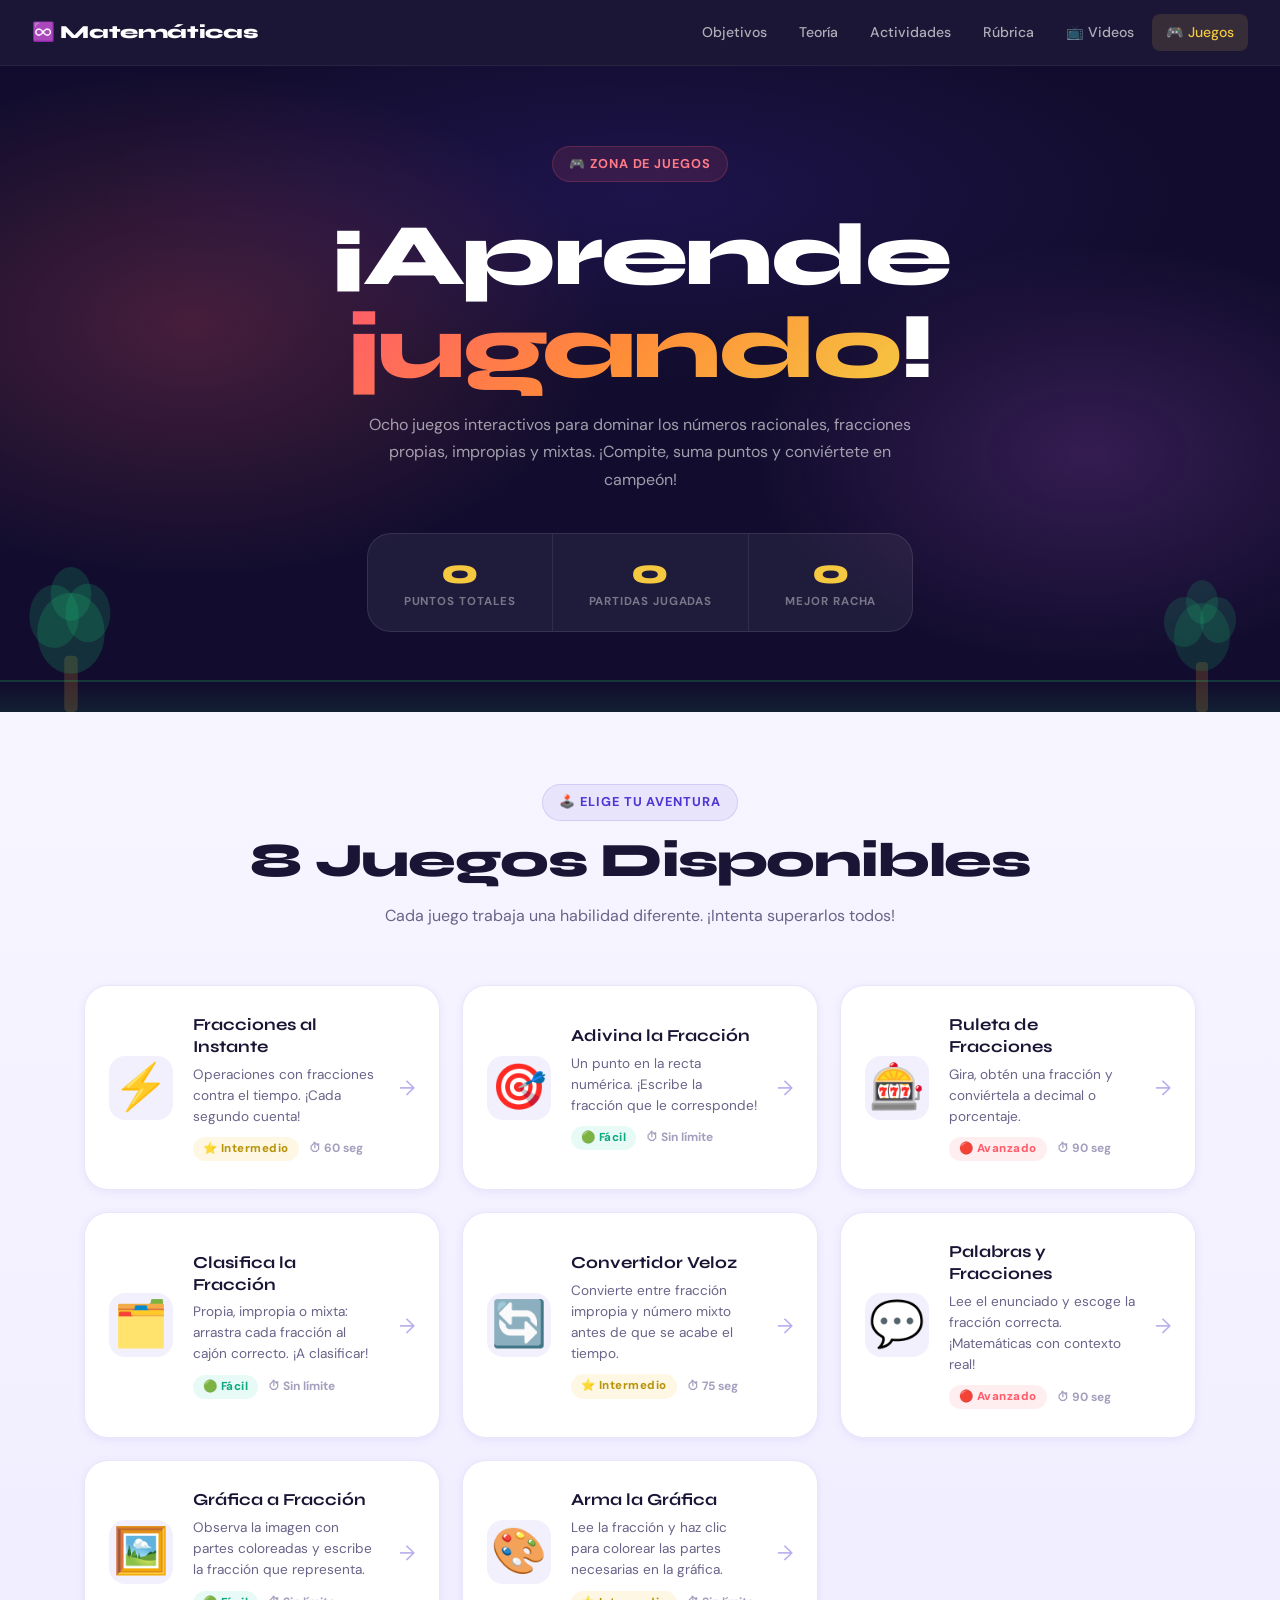
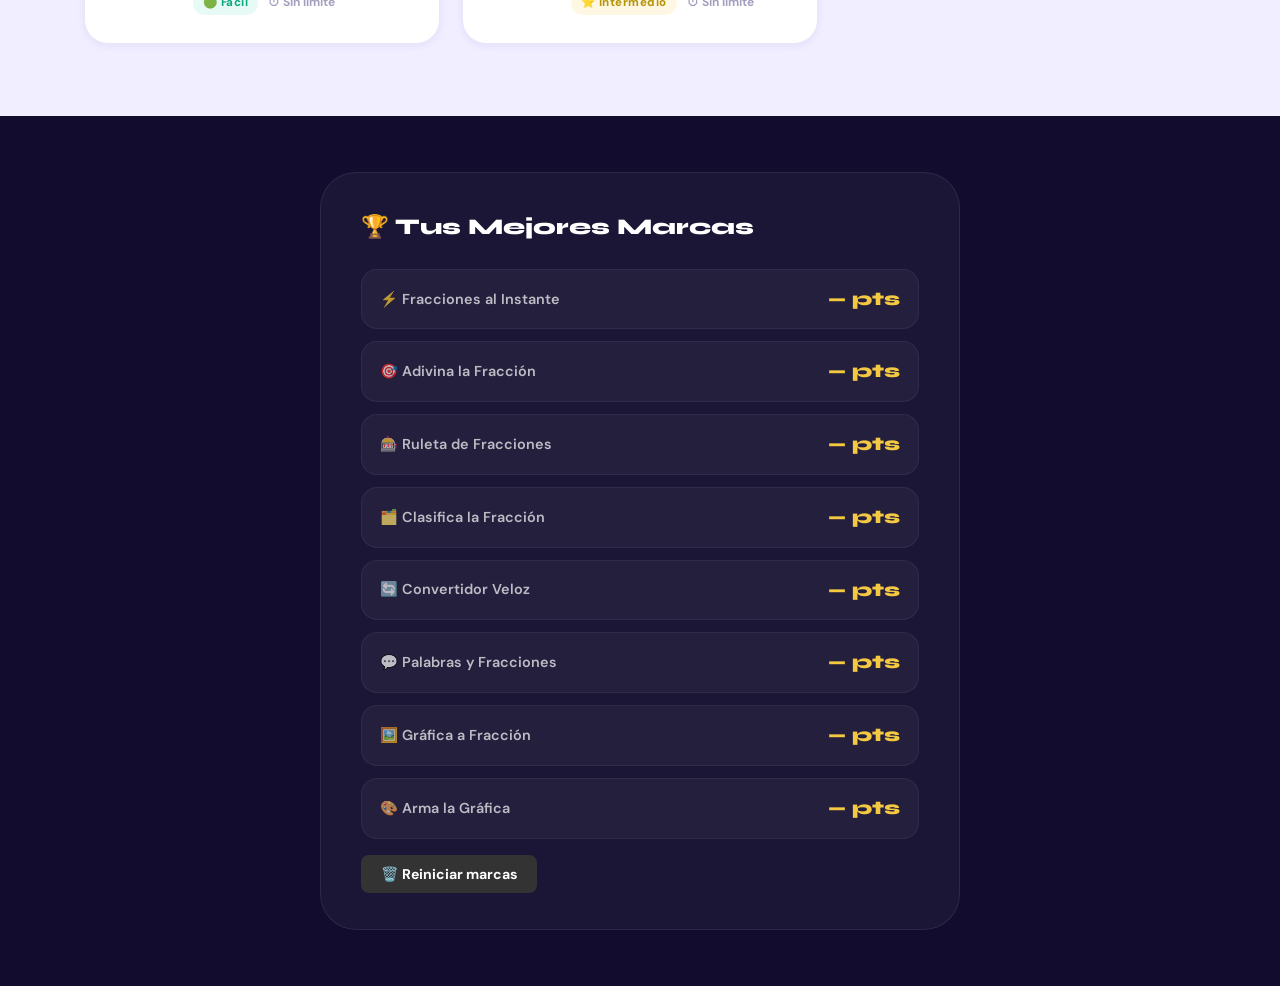
<file: juegos.html>
<!DOCTYPE html>
<html lang="es">

<head>
    <meta charset="UTF-8" />
    <meta name="viewport" content="width=device-width, initial-scale=1.0" />
    <title>🎮Juegos · Números Racionales</title>
    <link rel="preconnect" href="https://fonts.googleapis.com" />
    <link rel="preconnect" href="https://fonts.gstatic.com" crossorigin />
    <link
        href="https://fonts.googleapis.com/css2?family=Syne:wght@400;600;700;800&family=DM+Sans:ital,opsz,wght@0,9..40,300;0,9..40,400;0,9..40,500;0,9..40,700;1,9..40,400&family=DM+Mono:wght@400;500&display=swap"
        rel="stylesheet" />
    <link rel="stylesheet" href="styles.css" />
    <link rel="stylesheet" href="juegos.css" />
</head>

<body>

    <!-- NAV -->
    <nav>
        <div class="nav-logo">♾️ Matemáticas</div>
        <div class="nav-links">
            <a href="index.html#objectives">Objetivos</a>
            <a href="index.html#theory">Teoría</a>
            <a href="index.html#activities">Actividades</a>
            <a href="index.html#rubric">Rúbrica</a>
            <a href="videos.html">📺 Videos</a>
            <a href="juegos.html" class="active">🎮 Juegos</a>
        </div>
    </nav>

    <!-- ===================== HERO ===================== -->
    <section id="juegos-hero">
        <div class="juegos-hero-bg"></div>
        <div class="juegos-particles" id="juegos-particles"></div>

        <!-- Escena animada con naturaleza SVG -->
        <div class="hero-scene" aria-hidden="true">
            <!-- Nubes -->
            <svg class="cloud cloud-1" viewBox="0 0 120 60" xmlns="http://www.w3.org/2000/svg">
                <ellipse cx="60" cy="40" rx="55" ry="20" fill="rgba(255,255,255,0.12)" />
                <ellipse cx="40" cy="32" rx="28" ry="18" fill="rgba(255,255,255,0.12)" />
                <ellipse cx="75" cy="30" rx="24" ry="17" fill="rgba(255,255,255,0.12)" />
            </svg>
            <svg class="cloud cloud-2" viewBox="0 0 90 50" xmlns="http://www.w3.org/2000/svg">
                <ellipse cx="45" cy="35" rx="40" ry="16" fill="rgba(255,255,255,0.08)" />
                <ellipse cx="30" cy="26" rx="22" ry="14" fill="rgba(255,255,255,0.08)" />
                <ellipse cx="58" cy="24" rx="19" ry="13" fill="rgba(255,255,255,0.08)" />
            </svg>
            <svg class="cloud cloud-3" viewBox="0 0 100 55" xmlns="http://www.w3.org/2000/svg">
                <ellipse cx="50" cy="38" rx="46" ry="17" fill="rgba(255,255,255,0.07)" />
                <ellipse cx="34" cy="28" rx="25" ry="16" fill="rgba(255,255,255,0.07)" />
                <ellipse cx="65" cy="26" rx="21" ry="15" fill="rgba(255,255,255,0.07)" />
            </svg>
            <!-- Pájaros -->
            <svg class="bird bird-1" viewBox="0 0 40 20" xmlns="http://www.w3.org/2000/svg">
                <path d="M20 10 Q12 2 4 6 Q12 10 20 10 Q28 2 36 6 Q28 10 20 10" fill="none"
                    stroke="rgba(245,200,66,0.7)" stroke-width="2.5" stroke-linecap="round" />
            </svg>
            <svg class="bird bird-2" viewBox="0 0 32 16" xmlns="http://www.w3.org/2000/svg">
                <path d="M16 8 Q10 2 3 5 Q10 8 16 8 Q22 2 29 5 Q22 8 16 8" fill="none" stroke="rgba(28,201,160,0.6)"
                    stroke-width="2" stroke-linecap="round" />
            </svg>
            <svg class="bird bird-3" viewBox="0 0 28 14" xmlns="http://www.w3.org/2000/svg">
                <path d="M14 7 Q9 2 3 4 Q9 7 14 7 Q19 2 25 4 Q19 7 14 7" fill="none" stroke="rgba(255,92,106,0.5)"
                    stroke-width="1.8" stroke-linecap="round" />
            </svg>
            <!-- Árbol izquierdo -->
            <svg class="tree tree-left" viewBox="0 0 80 160" xmlns="http://www.w3.org/2000/svg">
                <rect x="34" y="110" width="12" height="50" rx="4" fill="rgba(139,90,43,0.35)" />
                <ellipse cx="40" cy="90" rx="30" ry="36" fill="rgba(28,160,100,0.25)" />
                <ellipse cx="25" cy="75" rx="22" ry="28" fill="rgba(28,180,110,0.2)" />
                <ellipse cx="55" cy="72" rx="20" ry="26" fill="rgba(28,180,110,0.2)" />
                <ellipse cx="40" cy="55" rx="18" ry="24" fill="rgba(28,200,120,0.18)" />
            </svg>
            <!-- Árbol derecho -->
            <svg class="tree tree-right" viewBox="0 0 80 160" xmlns="http://www.w3.org/2000/svg">
                <rect x="34" y="110" width="12" height="50" rx="4" fill="rgba(139,90,43,0.35)" />
                <ellipse cx="40" cy="85" rx="28" ry="34" fill="rgba(28,160,100,0.2)" />
                <ellipse cx="22" cy="70" rx="20" ry="25" fill="rgba(28,180,110,0.18)" />
                <ellipse cx="56" cy="68" rx="18" ry="23" fill="rgba(28,180,110,0.18)" />
                <ellipse cx="40" cy="50" rx="16" ry="22" fill="rgba(28,200,120,0.16)" />
            </svg>
            <!-- Carro -->
            <svg class="car" viewBox="0 0 120 55" xmlns="http://www.w3.org/2000/svg">
                <rect x="5" y="28" width="110" height="22" rx="8" fill="rgba(79,53,210,0.35)" />
                <path d="M20 28 Q30 10 50 10 L70 10 Q90 10 100 28Z" fill="rgba(79,53,210,0.28)" />
                <rect x="28" y="14" width="20" height="14" rx="3" fill="rgba(100,180,255,0.25)" />
                <rect x="72" y="14" width="18" height="14" rx="3" fill="rgba(100,180,255,0.25)" />
                <circle cx="28" cy="50" r="10" fill="rgba(30,20,80,0.5)" />
                <circle cx="28" cy="50" r="5" fill="rgba(79,53,210,0.4)" />
                <circle cx="92" cy="50" r="10" fill="rgba(30,20,80,0.5)" />
                <circle cx="92" cy="50" r="5" fill="rgba(79,53,210,0.4)" />
                <rect x="5" y="34" width="12" height="5" rx="2" fill="rgba(245,200,66,0.6)" />
                <rect x="103" y="34" width="10" height="5" rx="2" fill="rgba(255,92,106,0.5)" />
            </svg>
            <!-- Piso -->
            <div class="ground-strip"></div>
        </div>

        <div class="juegos-hero-content">
            <span class="section-badge"
                style="background:rgba(255,92,106,.12);color:#ff7b87;border-color:rgba(255,92,106,.2);">
                🎮 Zona de Juegos
            </span>
            <h1>¡Aprende <span>jugando</span>!</h1>
            <p>Ocho juegos interactivos para dominar los números racionales, fracciones propias, impropias y mixtas.
                ¡Compite, suma puntos y conviértete en campeón!</p>

            <div class="hero-scoreboard">
                <div class="score-item">
                    <div class="score-val" id="total-score">0</div>
                    <div class="score-lbl">Puntos totales</div>
                </div>
                <div class="score-item">
                    <div class="score-val" id="games-played">0</div>
                    <div class="score-lbl">Partidas jugadas</div>
                </div>
                <div class="score-item">
                    <div class="score-val" id="best-streak">0</div>
                    <div class="score-lbl">Mejor racha</div>
                </div>
            </div>
        </div>
    </section>

    <!-- ===================== GAME SELECTOR ===================== -->
    <section id="game-select">
        <div class="container">
            <div class="section-header">
                <span class="section-badge">🕹️ Elige tu aventura</span>
                <h2 class="section-title">8 Juegos Disponibles</h2>
                <p class="section-desc">Cada juego trabaja una habilidad diferente. ¡Intenta superarlos todos!</p>
            </div>

            <div class="game-cards-grid">

                <div class="game-select-card" onclick="launchGame('rapido')" id="card-rapido">
                    <div class="gcard-emoji">⚡</div>
                    <div class="gcard-body">
                        <h3>Fracciones al Instante</h3>
                        <p>Operaciones con fracciones contra el tiempo. ¡Cada segundo cuenta!</p>
                        <div class="gcard-meta">
                            <span class="gcard-diff diff-medio">⭐ Intermedio</span>
                            <span>⏱ 60 seg</span>
                        </div>
                    </div>
                    <div class="gcard-arrow">→</div>
                </div>

                <div class="game-select-card" onclick="launchGame('adivina')" id="card-adivina">
                    <div class="gcard-emoji">🎯</div>
                    <div class="gcard-body">
                        <h3>Adivina la Fracción</h3>
                        <p>Un punto en la recta numérica. ¡Escribe la fracción que le corresponde!</p>
                        <div class="gcard-meta">
                            <span class="gcard-diff diff-facil">🟢 Fácil</span>
                            <span>⏱ Sin límite</span>
                        </div>
                    </div>
                    <div class="gcard-arrow">→</div>
                </div>

                <div class="game-select-card" onclick="launchGame('ruleta')" id="card-ruleta">
                    <div class="gcard-emoji">🎰</div>
                    <div class="gcard-body">
                        <h3>Ruleta de Fracciones</h3>
                        <p>Gira, obtén una fracción y conviértela a decimal o porcentaje.</p>
                        <div class="gcard-meta">
                            <span class="gcard-diff diff-dificil">🔴 Avanzado</span>
                            <span>⏱ 90 seg</span>
                        </div>
                    </div>
                    <div class="gcard-arrow">→</div>
                </div>

                <div class="game-select-card" onclick="launchGame('clasifica')" id="card-clasifica">
                    <div class="gcard-emoji">🗂️</div>
                    <div class="gcard-body">
                        <h3>Clasifica la Fracción</h3>
                        <p>Propia, impropia o mixta: arrastra cada fracción al cajón correcto. ¡A clasificar!</p>
                        <div class="gcard-meta">
                            <span class="gcard-diff diff-facil">🟢 Fácil</span>
                            <span>⏱ Sin límite</span>
                        </div>
                    </div>
                    <div class="gcard-arrow">→</div>
                </div>

                <div class="game-select-card" onclick="launchGame('convierte')" id="card-convierte">
                    <div class="gcard-emoji">🔄</div>
                    <div class="gcard-body">
                        <h3>Convertidor Veloz</h3>
                        <p>Convierte entre fracción impropia y número mixto antes de que se acabe el tiempo.</p>
                        <div class="gcard-meta">
                            <span class="gcard-diff diff-medio">⭐ Intermedio</span>
                            <span>⏱ 75 seg</span>
                        </div>
                    </div>
                    <div class="gcard-arrow">→</div>
                </div>

                <div class="game-select-card" onclick="launchGame('palabras')" id="card-palabras">
                    <div class="gcard-emoji">💬</div>
                    <div class="gcard-body">
                        <h3>Palabras y Fracciones</h3>
                        <p>Lee el enunciado y escoge la fracción correcta. ¡Matemáticas con contexto real!</p>
                        <div class="gcard-meta">
                            <span class="gcard-diff diff-dificil">🔴 Avanzado</span>
                            <span>⏱ 90 seg</span>
                        </div>
                    </div>
                    <div class="gcard-arrow">→</div>
                </div>

                <div class="game-select-card" onclick="launchGame('grafica-valor')" id="card-grafica-valor">
                    <div class="gcard-emoji">🖼️</div>
                    <div class="gcard-body">
                        <h3>Gráfica a Fracción</h3>
                        <p>Observa la imagen con partes coloreadas y escribe la fracción que representa.</p>
                        <div class="gcard-meta">
                            <span class="gcard-diff diff-facil">🟢 Fácil</span>
                            <span>⏱ Sin límite</span>
                        </div>
                    </div>
                    <div class="gcard-arrow">→</div>
                </div>

                <div class="game-select-card" onclick="launchGame('valor-grafica')" id="card-valor-grafica">
                    <div class="gcard-emoji">🎨</div>
                    <div class="gcard-body">
                        <h3>Arma la Gráfica</h3>
                        <p>Lee la fracción y haz clic para colorear las partes necesarias en la gráfica.</p>
                        <div class="gcard-meta">
                            <span class="gcard-diff diff-medio">⭐ Intermedio</span>
                            <span>⏱ Sin límite</span>
                        </div>
                    </div>
                    <div class="gcard-arrow">→</div>
                </div>

            </div>
        </div>
    </section>

    <!-- ============================= -->
    <!-- GAME 1: FRACCIONES AL INSTANTE -->
    <!-- ============================= -->
    <section id="game-rapido" class="game-section" style="display:none;">
        <div class="container">
            <div class="game-header">
                <button class="back-btn" onclick="backToMenu()">← Volver</button>
                <h2>⚡ Fracciones al Instante</h2>
                <div class="game-live-stats">
                    <div class="live-stat"><span id="rp-score">0</span><small>pts</small></div>
                    <div class="live-stat timer-stat"><span id="rp-timer">60</span><small>seg</small></div>
                    <div class="live-stat"><span id="rp-streak">0</span><small>racha</small></div>
                </div>
            </div>
            <div class="timer-bar-wrap">
                <div class="timer-bar" id="rp-timer-bar"></div>
            </div>
            <div class="game-arena" id="rp-arena">
                <div class="game-start-screen" id="rp-start">
                    <div class="start-emoji">⚡</div>
                    <h3>Fracciones al Instante</h3>
                    <p>Responde operaciones en <strong>60 segundos</strong>. Racha de 3+ da bonus.</p>
                    <div class="difficulty-selector">
                        <label>Dificultad:</label>
                        <div class="diff-btns">
                            <button class="diff-btn active" onclick="setDiff(this,'facil')">🟢 Fácil</button>
                            <button class="diff-btn" onclick="setDiff(this,'medio')">⭐ Medio</button>
                            <button class="diff-btn" onclick="setDiff(this,'dificil')">🔴 Difícil</button>
                        </div>
                    </div>
                    <button class="btn-primary" style="font-size:1.1rem;padding:16px 36px;" onclick="startRapido()">▶
                        ¡Empezar!</button>
                </div>
                <div class="question-screen" id="rp-question" style="display:none;">
                    <div class="q-card">
                        <div class="q-label" id="rp-q-label">Pregunta</div>
                        <div class="q-text" id="rp-q-text"></div>
                        <div class="q-options" id="rp-options"></div>
                        <div class="q-feedback" id="rp-feedback"></div>
                    </div>
                </div>
                <div class="result-screen" id="rp-result" style="display:none;">
                    <div class="result-big-emoji" id="rp-result-emoji">🏆</div>
                    <h3 id="rp-result-title">¡Tiempo!</h3>
                    <div class="result-big-score" id="rp-result-score">0</div>
                    <p id="rp-result-msg"></p>
                    <div class="result-actions">
                        <button class="btn-primary" onclick="startRapido()">🔄 Jugar de nuevo</button>
                        <button class="btn-outline" onclick="backToMenu()">← Menú</button>
                    </div>
                </div>
            </div>
        </div>
    </section>

    <!-- ============================= -->
    <!-- GAME 2: ADIVINA LA FRACCIÓN   -->
    <!-- ============================= -->
    <section id="game-adivina" class="game-section" style="display:none;">
        <div class="container">
            <div class="game-header">
                <button class="back-btn" onclick="backToMenu()">← Volver</button>
                <h2>🎯 Adivina la Fracción</h2>
                <div class="game-live-stats">
                    <div class="live-stat"><span id="ad-score">0</span><small>pts</small></div>
                    <div class="live-stat"><span id="ad-streak">0</span><small>racha</small></div>
                    <div class="live-stat"><span id="ad-lives">❤️❤️❤️</span></div>
                </div>
            </div>
            <div class="game-arena" id="ad-arena">
                <div class="game-start-screen" id="ad-start">
                    <div class="start-emoji">🎯</div>
                    <h3>Adivina la Fracción</h3>
                    <p>Punto en la recta numérica → escribe la fracción (ej: <code>1/4</code> o <code>-3/4</code>).
                        Tienes <strong>3 vidas</strong>.</p>
                    <button class="btn-primary" style="font-size:1.1rem;padding:16px 36px;" onclick="startAdivina()">▶
                        ¡Empezar!</button>
                </div>
                <div class="question-screen" id="ad-question" style="display:none;">
                    <div class="q-card">
                        <div class="q-label">¿Qué fracción señala la flecha roja?</div>
                        <div class="number-line-game" id="ad-number-line">
                            <svg id="ad-svg" viewBox="0 0 520 90" xmlns="http://www.w3.org/2000/svg"></svg>
                        </div>
                        <div class="ad-input-row">
                            <input type="text" class="math-input" id="ad-input" placeholder="ej: 1/4"
                                autocomplete="off" />
                            <button class="check-btn" onclick="checkAdivina()">Verificar</button>
                        </div>
                        <div class="q-feedback" id="ad-feedback"></div>
                    </div>
                </div>
                <div class="result-screen" id="ad-result" style="display:none;">
                    <div class="result-big-emoji" id="ad-result-emoji">🏆</div>
                    <h3 id="ad-result-title">¡Partida terminada!</h3>
                    <div class="result-big-score" id="ad-result-score">0</div>
                    <p id="ad-result-msg"></p>
                    <div class="result-actions">
                        <button class="btn-primary" onclick="startAdivina()">🔄 Jugar de nuevo</button>
                        <button class="btn-outline" onclick="backToMenu()">← Menú</button>
                    </div>
                </div>
            </div>
        </div>
    </section>

    <!-- ============================= -->
    <!-- GAME 3: RULETA DE FRACCIONES  -->
    <!-- ============================= -->
    <section id="game-ruleta" class="game-section" style="display:none;">
        <div class="container">
            <div class="game-header">
                <button class="back-btn" onclick="backToMenu()">← Volver</button>
                <h2>🎰 Ruleta de Fracciones</h2>
                <div class="game-live-stats">
                    <div class="live-stat"><span id="ru-score">0</span><small>pts</small></div>
                    <div class="live-stat timer-stat"><span id="ru-timer">90</span><small>seg</small></div>
                    <div class="live-stat"><span id="ru-streak">0</span><small>racha</small></div>
                </div>
            </div>
            <div class="timer-bar-wrap">
                <div class="timer-bar" id="ru-timer-bar" style="background:linear-gradient(90deg,#E84393,#FF8C38);">
                </div>
            </div>
            <div class="game-arena" id="ru-arena">
                <div class="game-start-screen" id="ru-start">
                    <div class="start-emoji">🎰</div>
                    <h3>Ruleta de Fracciones</h3>
                    <p>Gira, obtén una fracción, conviértela en <strong>90 segundos</strong>.</p>
                    <button class="btn-primary" style="font-size:1.1rem;padding:16px 36px;" onclick="startRuleta()">▶
                        ¡Girar!</button>
                </div>
                <div class="question-screen" id="ru-question" style="display:none;">
                    <div class="ruleta-layout">
                        <div class="ruleta-wheel-wrap">
                            <canvas id="ru-canvas" width="260" height="260"></canvas>
                            <div class="ruleta-pointer">▼</div>
                            <button class="spin-btn" id="ru-spin-btn" onclick="spinWheel()">🎰 Girar</button>
                        </div>
                        <div class="q-card ruleta-question-card" id="ru-q-card">
                            <div class="q-label" id="ru-q-label">Gira la ruleta para comenzar</div>
                            <div class="q-text" id="ru-q-text" style="font-size:2rem;min-height:56px;"></div>
                            <div class="q-sub" id="ru-q-sub"
                                style="font-size:.9rem;color:var(--text-light);margin-bottom:12px;"></div>
                            <div class="ad-input-row" id="ru-input-row" style="display:none;">
                                <input type="text" class="math-input" id="ru-input" placeholder="Tu respuesta"
                                    autocomplete="off" />
                                <button class="check-btn" onclick="checkRuleta()">OK</button>
                            </div>
                            <div class="q-feedback" id="ru-feedback"></div>
                        </div>
                    </div>
                </div>
                <div class="result-screen" id="ru-result" style="display:none;">
                    <div class="result-big-emoji" id="ru-result-emoji">🏆</div>
                    <h3 id="ru-result-title">¡Tiempo!</h3>
                    <div class="result-big-score" id="ru-result-score">0</div>
                    <p id="ru-result-msg"></p>
                    <div class="result-actions">
                        <button class="btn-primary" onclick="startRuleta()">🔄 Jugar de nuevo</button>
                        <button class="btn-outline" onclick="backToMenu()">← Menú</button>
                    </div>
                </div>
            </div>
        </div>
    </section>

    <!-- ============================= -->
    <!-- GAME 4: CLASIFICA LA FRACCIÓN -->
    <!-- ============================= -->
    <section id="game-clasifica" class="game-section" style="display:none;">
        <div class="container">
            <div class="game-header">
                <button class="back-btn" onclick="backToMenu()">← Volver</button>
                <h2>🗂️ Clasifica la Fracción</h2>
                <div class="game-live-stats">
                    <div class="live-stat"><span id="cl-score">0</span><small>pts</small></div>
                    <div class="live-stat"><span id="cl-correct">0</span><small>✅</small></div>
                    <div class="live-stat"><span id="cl-wrong">0</span><small>❌</small></div>
                </div>
            </div>
            <div class="game-arena" style="max-width:800px;">
                <div class="game-start-screen" id="cl-start">
                    <div class="start-emoji">🗂️</div>
                    <h3>Clasifica la Fracción</h3>
                    <p>Arrastra cada fracción al cajón correcto: <strong>Propia</strong>, <strong>Impropia</strong> o
                        <strong>Mixta</strong>. ¡10 rondas!
                    </p>
                    <div class="clasifica-reglas">
                        <div class="regla-item"><span style="color:var(--secondary)">📦 Propia</span> → Numerador &lt;
                            Denominador</div>
                        <div class="regla-item"><span style="color:#FF5C6A">📦 Impropia</span> → Numerador ≥ Denominador
                        </div>
                        <div class="regla-item"><span style="color:#1CC9A0">📦 Mixta</span> → Entero + Fracción</div>
                    </div>
                    <button class="btn-primary" style="font-size:1.1rem;padding:16px 36px;margin-top:12px;"
                        onclick="startClasifica()">▶ ¡Clasificar!</button>
                </div>
                <div id="cl-game" style="display:none;">
                    <div class="cl-progress-wrap">
                        <div class="cl-progress-bar" id="cl-progress-bar" style="width:0%"></div>
                    </div>
                    <div class="cl-card-area">
                        <div class="cl-fraction-card" id="cl-fraction-display"></div>
                        <p class="cl-instruction">👇 Arrastra o toca el cajón correcto</p>
                    </div>
                    <div class="cl-bins">
                        <div class="cl-bin" id="bin-propia" ondragover="event.preventDefault()"
                            ondrop="dropClasifica(event,'propia')" onclick="selectBin('propia')">
                            <div class="cl-bin-icon">📦</div>
                            <div class="cl-bin-label">Propia</div>
                            <div class="cl-bin-sub">n &lt; d</div>
                        </div>
                        <div class="cl-bin" id="bin-impropia" style="border-color:rgba(255,92,106,.4);"
                            ondragover="event.preventDefault()" ondrop="dropClasifica(event,'impropia')"
                            onclick="selectBin('impropia')">
                            <div class="cl-bin-icon">📦</div>
                            <div class="cl-bin-label" style="color:#FF5C6A;">Impropia</div>
                            <div class="cl-bin-sub">n ≥ d</div>
                        </div>
                        <div class="cl-bin" id="bin-mixta" style="border-color:rgba(28,201,160,.4);"
                            ondragover="event.preventDefault()" ondrop="dropClasifica(event,'mixta')"
                            onclick="selectBin('mixta')">
                            <div class="cl-bin-icon">📦</div>
                            <div class="cl-bin-label" style="color:#1CC9A0;">Mixta</div>
                            <div class="cl-bin-sub">entero + ½</div>
                        </div>
                    </div>
                    <div class="q-feedback" id="cl-feedback"
                        style="font-size:1rem;text-align:center;margin-top:14px;min-height:28px;"></div>
                </div>
                <div class="result-screen" id="cl-result" style="display:none;">
                    <div class="result-big-emoji" id="cl-result-emoji">🏆</div>
                    <h3>¡Clasificación terminada!</h3>
                    <div class="result-big-score" id="cl-result-score">0</div>
                    <p id="cl-result-msg"></p>
                    <div class="result-actions">
                        <button class="btn-primary" onclick="startClasifica()">🔄 Jugar de nuevo</button>
                        <button class="btn-outline" onclick="backToMenu()">← Menú</button>
                    </div>
                </div>
            </div>
        </div>
    </section>

    <!-- ============================= -->
    <!-- GAME 5: CONVERTIDOR VELOZ     -->
    <!-- ============================= -->
    <section id="game-convierte" class="game-section" style="display:none;">
        <div class="container">
            <div class="game-header">
                <button class="back-btn" onclick="backToMenu()">← Volver</button>
                <h2>🔄 Convertidor Veloz</h2>
                <div class="game-live-stats">
                    <div class="live-stat"><span id="cv-score">0</span><small>pts</small></div>
                    <div class="live-stat timer-stat"><span id="cv-timer">75</span><small>seg</small></div>
                    <div class="live-stat"><span id="cv-streak">0</span><small>racha</small></div>
                </div>
            </div>
            <div class="timer-bar-wrap">
                <div class="timer-bar" id="cv-timer-bar" style="background:linear-gradient(90deg,#8E44AD,#1CC9A0);">
                </div>
            </div>
            <div class="game-arena">
                <div class="game-start-screen" id="cv-start">
                    <div class="start-emoji">🔄</div>
                    <h3>Convertidor Veloz</h3>
                    <p>Convierte entre fracción impropia y número mixto (y viceversa) en <strong>75 segundos</strong>.
                        Escribe la respuesta exacta.</p>
                    <div class="conv-examples-box">
                        <div>⁷⁄₃ → <strong>2¹⁄₃</strong> &nbsp;|&nbsp; 3²⁄₅ → <strong>¹⁷⁄₅</strong></div>
                    </div>
                    <button class="btn-primary" style="font-size:1.1rem;padding:16px 36px;" onclick="startConvierte()">▶
                        ¡Convertir!</button>
                </div>
                <div class="question-screen" id="cv-question" style="display:none;">
                    <div class="q-card">
                        <div class="q-label" id="cv-q-label">Convierte la fracción</div>
                        <div class="cv-question-display">
                            <div class="cv-from" id="cv-from"></div>
                            <div class="cv-arrow-big">→</div>
                            <div class="cv-to-wrap">
                                <div class="cv-to-label" id="cv-to-label"></div>
                                <input type="text" class="math-input" id="cv-input" placeholder="tu respuesta"
                                    autocomplete="off" style="max-width:200px;font-size:1.1rem;" />
                            </div>
                        </div>
                        <div style="display:flex;gap:10px;margin-top:16px;">
                            <button class="check-btn" onclick="checkConvierte()">✅ Verificar</button>
                        </div>
                        <div class="q-feedback" id="cv-feedback" style="margin-top:12px;"></div>
                    </div>
                </div>
                <div class="result-screen" id="cv-result" style="display:none;">
                    <div class="result-big-emoji" id="cv-result-emoji">🏆</div>
                    <h3 id="cv-result-title">¡Tiempo!</h3>
                    <div class="result-big-score" id="cv-result-score">0</div>
                    <p id="cv-result-msg"></p>
                    <div class="result-actions">
                        <button class="btn-primary" onclick="startConvierte()">🔄 Jugar de nuevo</button>
                        <button class="btn-outline" onclick="backToMenu()">← Menú</button>
                    </div>
                </div>
            </div>
        </div>
    </section>

    <!-- ============================= -->
    <!-- GAME 6: PALABRAS Y FRACCIONES -->
    <!-- ============================= -->
    <section id="game-palabras" class="game-section" style="display:none;">
        <div class="container">
            <div class="game-header">
                <button class="back-btn" onclick="backToMenu()">← Volver</button>
                <h2>💬 Palabras y Fracciones</h2>
                <div class="game-live-stats">
                    <div class="live-stat"><span id="pw-score">0</span><small>pts</small></div>
                    <div class="live-stat timer-stat"><span id="pw-timer">90</span><small>seg</small></div>
                    <div class="live-stat"><span id="pw-streak">0</span><small>racha</small></div>
                </div>
            </div>
            <div class="timer-bar-wrap">
                <div class="timer-bar" id="pw-timer-bar" style="background:linear-gradient(90deg,#E67E22,#F5C842);">
                </div>
            </div>
            <div class="game-arena" style="max-width:700px;">
                <div class="game-start-screen" id="pw-start">
                    <div class="start-emoji">💬</div>
                    <h3>Palabras y Fracciones</h3>
                    <p>Lee el enunciado del mundo real y elige la fracción correcta. <strong>90 segundos</strong>,
                        ¡piensa rápido!</p>
                    <button class="btn-primary" style="font-size:1.1rem;padding:16px 36px;" onclick="startPalabras()">▶
                        ¡Leer!</button>
                </div>
                <div class="question-screen" id="pw-question" style="display:none;">
                    <div class="q-card">
                        <div class="q-label" id="pw-q-label">Problema del mundo real</div>
                        <div class="pw-scene-icon" id="pw-scene-icon"></div>
                        <div class="pw-q-text" id="pw-q-text"></div>
                        <div class="q-options" id="pw-options"></div>
                        <div class="q-feedback" id="pw-feedback"></div>
                    </div>
                </div>
                <div class="result-screen" id="pw-result" style="display:none;">
                    <div class="result-big-emoji" id="pw-result-emoji">🏆</div>
                    <h3 id="pw-result-title">¡Tiempo!</h3>
                    <div class="result-big-score" id="pw-result-score">0</div>
                    <p id="pw-result-msg"></p>
                    <div class="result-actions">
                        <button class="btn-primary" onclick="startPalabras()">🔄 Jugar de nuevo</button>
                        <button class="btn-outline" onclick="backToMenu()">← Menú</button>
                    </div>
                </div>
            </div>
        </div>
    </section>

    <!-- ============================= -->
    <!-- GAME 7: GRÁFICA A FRACCIÓN    -->
    <!-- ============================= -->
    <section id="game-grafica-valor" class="game-section" style="display:none;">
        <div class="container">
            <div class="game-header">
                <button class="back-btn" onclick="backToMenu()">← Volver</button>
                <h2>🖼️ Gráfica a Fracción</h2>
                <div class="game-live-stats">
                    <div class="live-stat"><span id="gv-score">0</span><small>pts</small></div>
                    <div class="live-stat"><span id="gv-streak">0</span><small>racha</small></div>
                </div>
            </div>
            <div class="game-arena" id="gv-arena">
                <div class="game-start-screen" id="gv-start">
                    <div class="start-emoji">🖼️</div>
                    <h3>Gráfica a Fracción</h3>
                    <p>Observa la imagen con partes coloreadas y escribe la fracción correspondiente (ej:
                        <code>3/4</code>).</p>
                    <button class="btn-primary" style="font-size:1.1rem;padding:16px 36px;"
                        onclick="startGraficaValor()">▶
                        ¡Empezar!</button>
                </div>
                <div class="question-screen" id="gv-question" style="display:none;">
                    <div class="q-card">
                        <div class="q-label">¿Qué fracción representa esta gráfica?</div>
                        <div class="graphic-display" id="gv-graphic"
                            style="margin: 20px auto; display: flex; justify-content: center;">
                            <!-- El SVG de la fracción se inyectará aquí a través de JS -->
                        </div>
                        <div class="ad-input-row">
                            <input type="text" class="math-input" id="gv-input" placeholder="ej: 3/4"
                                autocomplete="off" />
                            <button class="check-btn" onclick="checkGraficaValor()">Verificar</button>
                        </div>
                        <div class="q-feedback" id="gv-feedback"></div>
                    </div>
                </div>
                <div class="result-screen" id="gv-result" style="display:none;">
                    <div class="result-big-emoji" id="gv-result-emoji">🏆</div>
                    <h3 id="gv-result-title">¡Partida terminada!</h3>
                    <div class="result-big-score" id="gv-result-score">0</div>
                    <p id="gv-result-msg"></p>
                    <div class="result-actions">
                        <button class="btn-primary" onclick="startGraficaValor()">🔄 Jugar de nuevo</button>
                        <button class="btn-outline" onclick="backToMenu()">← Menú</button>
                    </div>
                </div>
            </div>
        </div>
    </section>

    <!-- ============================= -->
    <!-- GAME 8: ARMA LA GRÁFICA       -->
    <!-- ============================= -->
    <section id="game-valor-grafica" class="game-section" style="display:none;">
        <div class="container">
            <div class="game-header">
                <button class="back-btn" onclick="backToMenu()">← Volver</button>
                <h2>🎨 Arma la Gráfica</h2>
                <div class="game-live-stats">
                    <div class="live-stat"><span id="vg-score">0</span><small>pts</small></div>
                    <div class="live-stat"><span id="vg-streak">0</span><small>racha</small></div>
                </div>
            </div>
            <div class="game-arena" id="vg-arena">
                <div class="game-start-screen" id="vg-start">
                    <div class="start-emoji">🎨</div>
                    <h3>Arma la Gráfica</h3>
                    <p>Se te dará una fracción. Haz clic en las partes de la figura para colorear la cantidad correcta.
                    </p>
                    <button class="btn-primary" style="font-size:1.1rem;padding:16px 36px;"
                        onclick="startValorGrafica()">▶
                        ¡Empezar!</button>
                </div>
                <div class="question-screen" id="vg-question" style="display:none;">
                    <div class="q-card">
                        <div class="q-label">Colorea la siguiente fracción:</div>
                        <div class="q-text" id="vg-target-fraction" style="font-size:2.5rem; margin-bottom: 20px;">
                        </div>
                        <div class="graphic-builder" id="vg-builder"
                            style="margin: 20px auto; display: flex; justify-content: center; gap: 10px;">
                            <!-- Las partes del SVG interactivas se inyectarán aquí -->
                        </div>
                        <div style="display:flex;gap:10px;margin-top:16px;justify-content:center;">
                            <button class="check-btn" onclick="checkValorGrafica()">✅ Verificar</button>
                            <button class="check-btn" style="background:var(--accent1);"
                                onclick="resetValorGrafica()">🔄 Limpiar</button>
                        </div>
                        <div class="q-feedback" id="vg-feedback"></div>
                    </div>
                </div>
                <div class="result-screen" id="vg-result" style="display:none;">
                    <div class="result-big-emoji" id="vg-result-emoji">🏆</div>
                    <h3 id="vg-result-title">¡Partida terminada!</h3>
                    <div class="result-big-score" id="vg-result-score">0</div>
                    <p id="vg-result-msg"></p>
                    <div class="result-actions">
                        <button class="btn-primary" onclick="startValorGrafica()">🔄 Jugar de nuevo</button>
                        <button class="btn-outline" onclick="backToMenu()">← Menú</button>
                    </div>
                </div>
            </div>
        </div>
    </section>

    <!-- LEADERBOARD -->
    <section id="leaderboard-section">
        <div class="container">
            <div class="leaderboard-card">
                <h3>🏆 Tus Mejores Marcas</h3>
                <div class="lb-grid" id="lb-grid">
                    <div class="lb-row"><span class="lb-game">⚡ Fracciones al Instante</span><span class="lb-score"
                            id="lb-rapido">— pts</span></div>
                    <div class="lb-row"><span class="lb-game">🎯 Adivina la Fracción</span><span class="lb-score"
                            id="lb-adivina">— pts</span></div>
                    <div class="lb-row"><span class="lb-game">🎰 Ruleta de Fracciones</span><span class="lb-score"
                            id="lb-ruleta">— pts</span></div>
                    <div class="lb-row"><span class="lb-game">🗂️ Clasifica la Fracción</span><span class="lb-score"
                            id="lb-clasifica">— pts</span></div>
                    <div class="lb-row"><span class="lb-game">🔄 Convertidor Veloz</span><span class="lb-score"
                            id="lb-convierte">— pts</span></div>
                    <div class="lb-row"><span class="lb-game">💬 Palabras y Fracciones</span><span class="lb-score"
                            id="lb-palabras">— pts</span></div>
                    <div class="lb-row"><span class="lb-game">🖼️ Gráfica a Fracción</span><span class="lb-score"
                            id="lb-grafica-valor">— pts</span></div>
                    <div class="lb-row"><span class="lb-game">🎨 Arma la Gráfica</span><span class="lb-score"
                            id="lb-valor-grafica">— pts</span></div>
                </div>
                <button class="check-btn" style="margin-top:16px;background:#333;" onclick="resetScores()">🗑️ Reiniciar
                    marcas</button>
            </div>
        </div>
    </section>

    <div class="toast" id="toast"></div>
    <script src="script.js"></script>
    <script src="juegos.js"></script>
</body>

</html>
</file>
<file: styles.css>
/* =====================================================
   STYLES.CSS — Sistema de Diseño Global
   Unidad Didáctica Virtual: Números Racionales · 7°
   ===================================================== */

/* ===== IMPORTS ===== */
@import url('https://fonts.googleapis.com/css2?family=Syne:wght@400;600;700;800&family=DM+Sans:ital,opsz,wght@0,9..40,300;0,9..40,400;0,9..40,500;0,9..40,700;1,9..40,400&family=DM+Mono:wght@400;500&display=swap');

/* ===== DESIGN TOKENS ===== */
:root {
    /* Core palette */
    --primary: #4F35D2;
    --primary-light: #6B50E8;
    --primary-dark: #3621B0;
    --secondary: #F5C842;
    --accent1: #FF5C6A;
    --accent2: #1CC9A0;
    --accent3: #FF8C38;

    /* Backgrounds */
    --bg: #F7F5FF;
    --bg-card: #FFFFFF;
    --bg-dark: #120D2E;
    --bg-mid: #1E1548;

    /* Text */
    --text: #1A1535;
    --text-light: #6A6389;
    --text-muted: #A49FBE;

    /* Borders & Shadows */
    --border: rgba(79, 53, 210, 0.12);
    --shadow-sm: 0 2px 8px rgba(79, 53, 210, 0.08);
    --shadow: 0 6px 24px rgba(79, 53, 210, 0.12);
    --shadow-hover: 0 14px 40px rgba(79, 53, 210, 0.22);
    --shadow-dark: 0 8px 32px rgba(18, 13, 46, 0.35);

    /* Typography */
    --font-display: 'Syne', sans-serif;
    --font-body: 'DM Sans', sans-serif;
    --font-mono: 'DM Mono', monospace;

    /* Radii */
    --radius-sm: 8px;
    --radius-md: 16px;
    --radius-lg: 24px;
    --radius-xl: 36px;

    /* Transitions */
    --transition: 0.25s cubic-bezier(0.4, 0, 0.2, 1);
}

/* ===== RESET & BASE ===== */
*,
*::before,
*::after {
    box-sizing: border-box;
    margin: 0;
    padding: 0;
}

html {
    scroll-behavior: smooth;
    font-size: 16px;
}

body {
    font-family: var(--font-body);
    background: var(--bg);
    color: var(--text);
    line-height: 1.6;
    overflow-x: hidden;
    -webkit-font-smoothing: antialiased;
}

img {
    display: block;
    max-width: 100%;
}

a {
    text-decoration: none;
    color: inherit;
}

button {
    font-family: var(--font-body);
    cursor: pointer;
    border: none;
}

/* ===== SCROLLBAR ===== */
::-webkit-scrollbar {
    width: 6px;
}

::-webkit-scrollbar-track {
    background: var(--bg);
}

::-webkit-scrollbar-thumb {
    background: var(--primary);
    border-radius: 99px;
}

/* ===== CONTAINER ===== */
.container {
    max-width: 1160px;
    margin: 0 auto;
    padding: 0 24px;
}

/* ===== KEYFRAMES ===== */
@keyframes slideUp {
    from {
        opacity: 0;
        transform: translateY(32px);
    }

    to {
        opacity: 1;
        transform: translateY(0);
    }
}

@keyframes fadeIn {
    from {
        opacity: 0;
    }

    to {
        opacity: 1;
    }
}

@keyframes float {

    0%,
    100% {
        transform: translateY(0);
    }

    50% {
        transform: translateY(-12px);
    }
}

@keyframes bubble-rise {
    0% {
        opacity: 0;
        transform: translateY(0) scale(0.8);
    }

    20% {
        opacity: 0.6;
    }

    100% {
        opacity: 0;
        transform: translateY(-110vh) scale(1.2);
    }
}

@keyframes spin-slow {
    from {
        transform: rotate(0deg);
    }

    to {
        transform: rotate(360deg);
    }
}

@keyframes pulse-ring {
    0% {
        box-shadow: 0 0 0 0 rgba(79, 53, 210, 0.4);
    }

    70% {
        box-shadow: 0 0 0 18px rgba(79, 53, 210, 0);
    }

    100% {
        box-shadow: 0 0 0 0 rgba(79, 53, 210, 0);
    }
}

@keyframes shimmer {
    from {
        background-position: -200% center;
    }

    to {
        background-position: 200% center;
    }
}

/* ===== NAVIGATION ===== */
nav {
    position: sticky;
    top: 0;
    z-index: 100;
    display: flex;
    align-items: center;
    justify-content: space-between;
    padding: 0 32px;
    height: 66px;
    background: rgba(18, 13, 46, 0.96);
    backdrop-filter: blur(16px);
    border-bottom: 1px solid rgba(255, 255, 255, 0.06);
    gap: 24px;
}

.nav-logo {
    font-family: var(--font-display);
    font-weight: 800;
    font-size: 1.15rem;
    color: #fff;
    letter-spacing: -0.02em;
    display: flex;
    align-items: center;
    gap: 8px;
    white-space: nowrap;
}

.nav-links {
    display: flex;
    align-items: center;
    gap: 4px;
    flex-wrap: wrap;
}

.nav-links a {
    color: rgba(255, 255, 255, 0.65);
    font-weight: 500;
    font-size: 0.88rem;
    padding: 7px 14px;
    border-radius: var(--radius-sm);
    transition: var(--transition);
    white-space: nowrap;
}

.nav-links a:hover,
.nav-links a.active {
    color: #fff;
    background: rgba(255, 255, 255, 0.1);
}

.nav-links a.active {
    color: var(--secondary);
    background: rgba(245, 200, 66, 0.12);
}

/* ===== HERO ===== */
#hero {
    position: relative;
    min-height: 100vh;
    display: flex;
    flex-direction: column;
    align-items: center;
    justify-content: center;
    padding: 80px 24px 60px;
    background: var(--bg-dark);
    overflow: hidden;
    text-align: center;
}

#hero::before {
    content: '';
    position: absolute;
    width: 700px;
    height: 700px;
    border-radius: 50%;
    background: radial-gradient(circle, rgba(79, 53, 210, 0.35) 0%, transparent 70%);
    top: -200px;
    right: -200px;
    pointer-events: none;
}

#hero::after {
    content: '';
    position: absolute;
    width: 400px;
    height: 400px;
    border-radius: 50%;
    background: radial-gradient(circle, rgba(28, 201, 160, 0.2) 0%, transparent 70%);
    bottom: -100px;
    left: -100px;
    pointer-events: none;
}

.hero-bubbles {
    position: absolute;
    inset: 0;
    pointer-events: none;
    overflow: hidden;
    z-index: 0;
}

.bubble {
    position: absolute;
    border-radius: 50%;
    background: rgba(255, 255, 255, 0.04);
    border: 1px solid rgba(255, 255, 255, 0.06);
    animation: bubble-rise linear infinite;
}

.hero-badge {
    display: inline-flex;
    align-items: center;
    gap: 8px;
    background: rgba(255, 255, 255, 0.07);
    border: 1px solid rgba(255, 255, 255, 0.12);
    color: rgba(255, 255, 255, 0.8);
    font-size: 0.8rem;
    font-weight: 600;
    letter-spacing: 0.06em;
    text-transform: uppercase;
    padding: 8px 18px;
    border-radius: 99px;
    margin-bottom: 28px;
    position: relative;
    z-index: 2;
    animation: slideUp 0.7s 0.1s both;
}

#hero h1 {
    font-family: var(--font-display);
    font-size: clamp(2.8rem, 8vw, 6rem);
    font-weight: 800;
    color: #fff;
    line-height: 1.0;
    letter-spacing: -0.03em;
    margin-bottom: 20px;
    position: relative;
    z-index: 2;
    animation: slideUp 0.7s 0.2s both;
}

#hero h1 span {
    color: var(--secondary);
    display: inline-block;
    background: linear-gradient(135deg, var(--secondary), #FF8C38);
    -webkit-background-clip: text;
    -webkit-text-fill-color: transparent;
    background-clip: text;
}

.hero-sub {
    max-width: 560px;
    color: rgba(255, 255, 255, 0.65);
    font-size: clamp(1rem, 2.5vw, 1.15rem);
    line-height: 1.7;
    margin: 0 auto 36px;
    position: relative;
    z-index: 2;
    animation: slideUp 0.7s 0.3s both;
}

.hero-btns {
    display: flex;
    gap: 14px;
    flex-wrap: wrap;
    justify-content: center;
    position: relative;
    z-index: 2;
    margin-bottom: 60px;
    animation: slideUp 0.7s 0.4s both;
}

/* ===== BUTTONS ===== */
.btn-primary {
    display: inline-flex;
    align-items: center;
    gap: 8px;
    background: var(--secondary);
    color: var(--text);
    font-family: var(--font-display);
    font-weight: 700;
    font-size: 0.95rem;
    padding: 14px 28px;
    border-radius: var(--radius-md);
    transition: var(--transition);
    box-shadow: 0 6px 20px rgba(245, 200, 66, 0.35);
}

.btn-primary:hover {
    transform: translateY(-3px);
    box-shadow: 0 12px 32px rgba(245, 200, 66, 0.45);
    background: #f9d23d;
}

.btn-outline {
    display: inline-flex;
    align-items: center;
    gap: 8px;
    background: transparent;
    color: #fff;
    font-family: var(--font-display);
    font-weight: 600;
    font-size: 0.95rem;
    padding: 13px 26px;
    border-radius: var(--radius-md);
    border: 1.5px solid rgba(255, 255, 255, 0.25);
    transition: var(--transition);
}

.btn-outline:hover {
    background: rgba(255, 255, 255, 0.08);
    border-color: rgba(255, 255, 255, 0.5);
    transform: translateY(-2px);
}

/* ===== FRACTION ART (hero cards) ===== */
.hero-fraction-art {
    display: flex;
    gap: 16px;
    flex-wrap: wrap;
    justify-content: center;
    position: relative;
    z-index: 2;
    animation: slideUp 0.7s 0.5s both;
}

.fraction-card {
    background: rgba(255, 255, 255, 0.05);
    border: 1px solid rgba(255, 255, 255, 0.1);
    backdrop-filter: blur(12px);
    border-radius: var(--radius-md);
    padding: 20px 24px;
    min-width: 90px;
    text-align: center;
    transition: var(--transition);
    animation: float 4s ease-in-out infinite;
}

.fraction-card:nth-child(2) {
    animation-delay: 0.5s;
}

.fraction-card:nth-child(3) {
    animation-delay: 1s;
}

.fraction-card:nth-child(4) {
    animation-delay: 1.5s;
}

.fraction-card:hover {
    background: rgba(255, 255, 255, 0.1);
    transform: translateY(-6px);
}

.fraction-num {
    font-family: var(--font-display);
    font-size: 1.6rem;
    font-weight: 800;
    color: var(--secondary);
    line-height: 1;
}

.fraction-line {
    width: 100%;
    height: 2px;
    background: rgba(255, 255, 255, 0.3);
    margin: 6px 0;
    border-radius: 99px;
}

.fraction-den {
    font-family: var(--font-display);
    font-size: 1.3rem;
    font-weight: 700;
    color: rgba(255, 255, 255, 0.7);
    line-height: 1;
}

.fraction-label {
    font-size: 0.6rem;
    font-weight: 700;
    letter-spacing: 0.1em;
    text-transform: uppercase;
    color: rgba(255, 255, 255, 0.3);
    margin-top: 8px;
}

/* ===== SECTION COMMONS ===== */
section {
    padding: 80px 0;
}

.section-header {
    text-align: center;
    margin-bottom: 56px;
}

.section-badge {
    display: inline-flex;
    align-items: center;
    gap: 6px;
    background: rgba(79, 53, 210, 0.08);
    color: var(--primary);
    font-weight: 700;
    font-size: 0.8rem;
    letter-spacing: 0.07em;
    text-transform: uppercase;
    padding: 7px 16px;
    border-radius: 99px;
    margin-bottom: 14px;
    border: 1px solid rgba(79, 53, 210, 0.15);
}

.section-title {
    font-family: var(--font-display);
    font-size: clamp(2rem, 5vw, 3rem);
    font-weight: 800;
    color: var(--text);
    letter-spacing: -0.025em;
    line-height: 1.1;
    margin-bottom: 14px;
}

.section-desc {
    max-width: 540px;
    margin: 0 auto;
    color: var(--text-light);
    font-size: 1rem;
    line-height: 1.7;
}

/* ===== OBJECTIVES ===== */
#objectives {
    background: var(--bg-dark);
}

#objectives .section-title {
    color: #fff;
}

#objectives .section-desc {
    color: rgba(255, 255, 255, 0.55);
}

#objectives .section-badge {
    background: rgba(245, 200, 66, 0.12);
    color: var(--secondary);
    border-color: rgba(245, 200, 66, 0.2);
}

.objectives-grid {
    display: grid;
    grid-template-columns: repeat(auto-fit, minmax(240px, 1fr));
    gap: 20px;
}

.obj-card {
    background: rgba(255, 255, 255, 0.04);
    border: 1px solid rgba(255, 255, 255, 0.08);
    border-top: 3px solid;
    border-radius: var(--radius-lg);
    padding: 32px 28px;
    transition: var(--transition);
}

.obj-card:hover {
    background: rgba(255, 255, 255, 0.07);
    transform: translateY(-4px);
}

.obj-icon {
    font-size: 2rem;
    margin-bottom: 16px;
    display: inline-flex;
    align-items: center;
    justify-content: center;
    width: 52px;
    height: 52px;
    background: rgba(255, 255, 255, 0.06);
    border-radius: var(--radius-md);
}

.obj-card h3 {
    font-family: var(--font-display);
    font-weight: 700;
    font-size: 1.05rem;
    color: #fff;
    margin-bottom: 10px;
}

.obj-card p {
    color: rgba(255, 255, 255, 0.55);
    font-size: 0.9rem;
    line-height: 1.65;
}

/* ===== THEORY ===== */
#theory {
    background: var(--bg);
}

/* ── GRID MÁS ANCHA: mínimo 440px por columna ── */
.theory-grid {
    display: grid;
    grid-template-columns: repeat(auto-fit, minmax(440px, 1fr));
    gap: 22px;
    margin-bottom: 48px;
}

.theory-card {
    background: var(--bg-card);
    border-radius: var(--radius-lg);
    box-shadow: var(--shadow-sm);
    overflow: hidden;
    border: 1px solid var(--border);
    transition: var(--transition);
}

.theory-card:hover {
    box-shadow: var(--shadow);
}

.theory-header {
    display: flex;
    align-items: center;
    justify-content: space-between;
    padding: 20px 24px;
    background: var(--primary);
    cursor: pointer;
    user-select: none;
    transition: var(--transition);
    gap: 12px;
}

.theory-header:hover {
    filter: brightness(1.08);
}

.theory-header h3 {
    font-family: var(--font-display);
    font-weight: 700;
    font-size: 1rem;
    color: #fff;
    line-height: 1.3;
}

.theory-toggle {
    color: rgba(255, 255, 255, 0.7);
    font-size: 0.9rem;
    transition: transform var(--transition);
    flex-shrink: 0;
}

.theory-header.open .theory-toggle {
    transform: rotate(180deg);
}

/* ── TEORÍA: altura automática real ── */
.theory-body {
    max-height: 0;
    overflow: hidden;
    transition: max-height 0.45s cubic-bezier(0.4, 0, 0.2, 1);
}

.theory-body.open {
    max-height: 3000px;
}

.theory-body-inner {
    padding: 28px;
}

.theory-body-inner p {
    color: var(--text);
    font-size: 0.95rem;
    line-height: 1.7;
    margin-bottom: 12px;
}

.theory-body-inner ul {
    list-style: none;
    padding: 0;
    margin-bottom: 14px;
}

.theory-body-inner li {
    display: flex;
    align-items: center;
    gap: 8px;
    color: var(--text);
    font-size: 0.9rem;
    padding: 6px 0;
    border-bottom: 1px solid var(--border);
}

.theory-body-inner li::before {
    content: '→';
    color: var(--primary);
    font-weight: 700;
}

.example-box {
    background: rgba(79, 53, 210, 0.05);
    border: 1px solid rgba(79, 53, 210, 0.15);
    border-left: 3px solid var(--primary);
    border-radius: var(--radius-sm);
    padding: 14px 16px;
    font-size: 0.9rem;
    color: var(--text);
    line-height: 1.6;
}

/* Inline fraction display */
.fraction-inline {
    display: inline-flex;
    flex-direction: column;
    align-items: center;
    font-weight: 800;
    font-family: var(--font-mono);
    font-size: 0.85rem;
    color: var(--primary);
    vertical-align: middle;
    margin: 0 3px;
    line-height: 1.2;
}

.fraction-inline span:nth-child(1) {
    border-bottom: 2px solid var(--primary);
    padding: 0 3px 1px;
}

.fraction-inline span:nth-child(2) {
    padding: 1px 3px 0;
}

/* Number line */
.number-line-wrap {
    background: rgba(79, 53, 210, 0.03);
    border-radius: var(--radius-sm);
    padding: 12px;
    margin-top: 12px;
}

/* Video placeholder */
.video-placeholder {
    background: linear-gradient(135deg, var(--bg-dark), var(--bg-mid));
    border-radius: var(--radius-lg);
    padding: 60px 40px;
    text-align: center;
    cursor: pointer;
    transition: var(--transition);
    border: 1px solid rgba(255, 255, 255, 0.06);
    position: relative;
    overflow: hidden;
}

.video-placeholder::before {
    content: '';
    position: absolute;
    inset: 0;
    background: radial-gradient(circle at 50% 50%, rgba(79, 53, 210, 0.3), transparent 65%);
}

.video-placeholder:hover {
    transform: translateY(-4px);
    box-shadow: var(--shadow-dark);
}

.play-btn {
    display: inline-flex;
    align-items: center;
    justify-content: center;
    width: 72px;
    height: 72px;
    background: var(--secondary);
    color: var(--text);
    font-size: 1.5rem;
    border-radius: 50%;
    margin-bottom: 20px;
    position: relative;
    z-index: 1;
    animation: pulse-ring 2s ease-in-out infinite;
    transition: var(--transition);
}

.video-placeholder:hover .play-btn {
    transform: scale(1.1);
}

.video-placeholder h3 {
    font-family: var(--font-display);
    font-size: 1.25rem;
    font-weight: 700;
    color: #fff;
    margin-bottom: 8px;
    position: relative;
    z-index: 1;
}

.video-placeholder p {
    color: rgba(255, 255, 255, 0.5);
    font-size: 0.9rem;
    position: relative;
    z-index: 1;
}

/* ===== FRACTION ANATOMY (Card 1) ===== */
.fraction-anatomy {
    margin: 20px 0;
    display: flex;
    justify-content: center;
}

.anatomy-wrap {
    display: flex;
    flex-direction: column;
    align-items: center;
    gap: 4px;
}

.anatomy-label-top,
.anatomy-label-bottom {
    display: flex;
    align-items: center;
    gap: 10px;
    font-size: 0.8rem;
}

.anatomy-arrow-top,
.anatomy-arrow-bottom {
    font-size: 1.2rem;
    color: var(--primary);
    font-weight: 700;
}

.anatomy-tag {
    background: rgba(79, 53, 210, 0.08);
    border: 1px solid rgba(79, 53, 210, 0.2);
    border-radius: var(--radius-sm);
    padding: 6px 12px;
    font-size: 0.75rem;
    font-weight: 700;
    color: var(--primary);
    text-align: center;
    letter-spacing: 0.04em;
    line-height: 1.4;
}

.anatomy-tag small {
    display: block;
    font-weight: 400;
    font-size: 0.7rem;
    color: var(--text-light);
    letter-spacing: 0;
}

.numerator-tag {
    background: rgba(79, 53, 210, 0.08);
    border-color: var(--primary);
    color: var(--primary);
}

.denominator-tag {
    background: rgba(255, 92, 106, 0.07);
    border-color: var(--accent1);
    color: var(--accent1);
}

.anatomy-frac {
    display: flex;
    flex-direction: column;
    align-items: center;
    padding: 12px 24px;
    background: rgba(79, 53, 210, 0.04);
    border-radius: var(--radius-md);
    border: 2px solid rgba(79, 53, 210, 0.15);
    margin: 6px 0;
}

.anatomy-num {
    font-family: var(--font-display);
    font-size: 3rem;
    font-weight: 800;
    color: var(--primary);
    line-height: 1;
}

.anatomy-line {
    width: 60px;
    height: 3px;
    background: var(--primary);
    border-radius: 99px;
    margin: 8px 0;
}

.anatomy-den {
    font-family: var(--font-display);
    font-size: 3rem;
    font-weight: 800;
    color: var(--accent1);
    line-height: 1;
}

/* Rule box inside card 1 */
.anatomy-rule-box {
    background: rgba(79, 53, 210, 0.04);
    border: 1px solid var(--border);
    border-radius: var(--radius-md);
    padding: 16px;
    margin: 14px 0;
    display: flex;
    flex-direction: column;
    gap: 10px;
}

.rule-item {
    display: flex;
    align-items: flex-start;
    gap: 10px;
    font-size: 0.88rem;
    color: var(--text);
    line-height: 1.55;
}

.rule-icon {
    font-size: 1rem;
    flex-shrink: 0;
    margin-top: 1px;
}

/* ===== READING TABLE (Card 2) ===== */
.reading-table {
    border: 1px solid var(--border);
    border-radius: var(--radius-md);
    overflow: hidden;
    font-size: 0.88rem;
    margin-bottom: 4px;
}

.rt-header {
    display: grid;
    grid-template-columns: 1fr 1.4fr 1.2fr;
    background: var(--primary);
    color: #fff;
    font-family: var(--font-display);
    font-weight: 700;
    font-size: 0.78rem;
    letter-spacing: 0.04em;
    padding: 10px 14px;
}

.rt-row,
.rt-alt {
    display: grid;
    grid-template-columns: 1fr 1.4fr 1.2fr;
    padding: 10px 14px;
    align-items: center;
    border-bottom: 1px solid var(--border);
    transition: var(--transition);
}

.rt-row:last-child,
.rt-alt:last-child {
    border-bottom: none;
}

.rt-alt {
    background: rgba(79, 53, 210, 0.03);
}

.rt-row:hover,
.rt-alt:hover {
    background: rgba(79, 53, 210, 0.06);
}

.rt-frac {
    font-size: 0.9rem;
}

.rt-name {
    color: var(--text);
    font-weight: 500;
}

.rt-name strong {
    color: var(--primary);
}

.rt-rule {
    color: var(--text-light);
    font-size: 0.8rem;
    font-family: var(--font-mono);
}

/* ===== TIPOS MINI GRID (Card 3) ===== */
.tipos-mini-grid {
    display: grid;
    grid-template-columns: repeat(auto-fit, minmax(160px, 1fr));
    gap: 14px;
    margin-bottom: 18px;
}

.tipo-mini {
    border-radius: var(--radius-md);
    overflow: hidden;
    border: 1px solid var(--border);
    background: var(--bg);
}

.tipo-mini-header {
    padding: 10px 14px;
    font-family: var(--font-display);
    font-weight: 700;
    font-size: 0.82rem;
    background: rgba(245, 200, 66, 0.12);
    color: #b8930a;
    border-bottom: 1px solid var(--border);
}

.tipo-mini-body {
    padding: 14px;
    text-align: center;
}

.tipo-mini-body p {
    font-size: 0.82rem !important;
    margin-bottom: 6px !important;
    color: var(--text) !important;
}

.tipo-mini-visual {
    display: flex;
    justify-content: center;
    margin-bottom: 8px;
}

.tipo-mini-frac {
    font-family: var(--font-display);
    font-weight: 800;
    font-size: 1.4rem;
    margin-bottom: 8px;
}

.tipo-mini-ej {
    font-size: 0.78rem;
    font-family: var(--font-mono);
    color: #b8930a;
    background: rgba(245, 200, 66, 0.08);
    border-radius: 99px;
    padding: 4px 10px;
    display: inline-block;
    margin-top: 6px;
}

/* Conversión strip */
.conversion-mini-strip {
    display: flex;
    align-items: center;
    gap: 12px;
    background: rgba(79, 53, 210, 0.05);
    border: 1px solid var(--border);
    border-radius: var(--radius-md);
    padding: 14px 16px;
    flex-wrap: wrap;
    margin-top: 8px;
}

.cms-step {
    flex: 1;
    min-width: 160px;
}

.cms-title {
    font-family: var(--font-display);
    font-weight: 700;
    font-size: 0.82rem;
    color: var(--primary);
    margin-bottom: 6px;
}

.cms-formula {
    font-size: 0.85rem;
    font-family: var(--font-mono);
    color: var(--text);
    line-height: 1.5;
}

.cms-arrow {
    font-size: 1.5rem;
    color: var(--primary);
    flex-shrink: 0;
    opacity: 0.6;
}

/* ===== HOMO HETERO GRID (Card 4) ===== */
.homo-hetero-grid {
    display: grid;
    grid-template-columns: 1fr 1fr;
    gap: 14px;
}

.hh-card {
    border-radius: var(--radius-md);
    padding: 18px;
    border: 1.5px solid;
}

.homo-card {
    background: rgba(28, 201, 160, 0.05);
    border-color: rgba(28, 201, 160, 0.3);
}

.hetero-card {
    background: rgba(255, 92, 106, 0.04);
    border-color: rgba(255, 92, 106, 0.25);
}

.hh-title {
    font-family: var(--font-display);
    font-weight: 700;
    font-size: 0.95rem;
    margin-bottom: 10px;
    color: var(--text);
}

.hh-example {
    display: flex;
    gap: 10px;
    align-items: center;
    flex-wrap: wrap;
    margin: 10px 0;
    font-size: 1.1rem;
}

.hh-ventaja {
    font-size: 0.82rem;
    line-height: 1.55;
    color: var(--text);
    background: rgba(28, 201, 160, 0.07);
    border: 1px solid rgba(28, 201, 160, 0.2);
    border-radius: var(--radius-sm);
    padding: 8px 12px;
    margin-top: 10px;
}

/* ===== EQUIV STEPS (Card 5) ===== */
.equiv-steps {
    background: rgba(79, 53, 210, 0.04);
    border-radius: var(--radius-sm);
    padding: 14px 16px;
    margin: 10px 0;
}

.equiv-step {
    display: flex;
    align-items: center;
    gap: 8px;
    flex-wrap: wrap;
    font-family: var(--font-mono);
    font-size: 0.88rem;
}

.equiv-op {
    color: var(--text-muted);
    font-size: 0.78rem;
    font-weight: 600;
    letter-spacing: 0.03em;
}

.equiv-note {
    font-size: 0.82rem !important;
    color: var(--text-light) !important;
    margin: 6px 0 0 0 !important;
    font-style: italic;
}

/* Simplify steps */
.simplify-steps {
    display: flex;
    align-items: center;
    gap: 10px;
    flex-wrap: wrap;
    margin: 12px 0;
    background: rgba(79, 53, 210, 0.04);
    border-radius: var(--radius-sm);
    padding: 14px 16px;
}

.simp-step {
    flex: 1;
    min-width: 100px;
    text-align: center;
}

.simp-num {
    font-size: 0.78rem;
    font-weight: 700;
    color: var(--text-light);
    margin-bottom: 6px;
}

.simp-arrow {
    font-size: 1.2rem;
    color: var(--primary);
    opacity: 0.5;
    flex-shrink: 0;
}

/* ===== SUMA Y RESTA — SECCIÓN CON SUBMÉTODOS CORREGIDA ===== */
.op-subsection {
    margin-bottom: 8px;
}

.op-subtitle {
    font-family: var(--font-display);
    font-weight: 700;
    font-size: 0.9rem;
    color: var(--text);
    margin-bottom: 10px;
    padding: 8px 14px;
    background: rgba(79, 53, 210, 0.06);
    border-radius: var(--radius-sm);
    border-left: 3px solid var(--primary);
    line-height: 1.4;
}

.method-box {
    background: rgba(79, 53, 210, 0.04);
    border: 1px solid var(--border);
    border-radius: var(--radius-sm);
    padding: 16px 18px;
    margin: 10px 0;
}

.method-title {
    font-weight: 700;
    font-size: 0.82rem;
    color: var(--text-light);
    margin-bottom: 8px;
    text-transform: uppercase;
    letter-spacing: 0.05em;
}

.method-step {
    display: flex;
    align-items: center;
    gap: 6px;
    flex-wrap: wrap;
    font-size: 0.9rem;
    color: var(--text);
}

.method-op {
    color: var(--primary);
    font-weight: 700;
    font-size: 1rem;
}

/* ── ACORDEÓN DE MÉTODOS: el contenedor ── */
.methods-accordion {
    display: flex;
    flex-direction: column;
    gap: 8px;
    margin-top: 12px;
}

.method-item {
    border: 1.5px solid var(--border);
    border-radius: var(--radius-md);
    overflow: visible;
    /* ← era hidden, lo cambiamos */
    background: var(--bg-card);
    transition: box-shadow var(--transition);
}

.method-item:has(.method-body.open) {
    box-shadow: 0 4px 20px rgba(79, 53, 210, 0.1);
    border-color: rgba(79, 53, 210, 0.3);
}

.method-header {
    display: flex;
    justify-content: space-between;
    align-items: center;
    padding: 14px 18px;
    cursor: pointer;
    font-family: var(--font-display);
    font-weight: 700;
    font-size: 0.9rem;
    color: var(--text);
    background: var(--bg);
    border-radius: var(--radius-md);
    transition: var(--transition);
    user-select: none;
    gap: 10px;
    border: none;
    width: 100%;
    text-align: left;
}

.method-header:hover {
    background: rgba(79, 53, 210, 0.06);
    color: var(--primary);
}

.m-toggle {
    font-size: 0.78rem;
    color: var(--primary);
    flex-shrink: 0;
    transition: transform 0.35s cubic-bezier(0.4, 0, 0.2, 1);
    width: 22px;
    height: 22px;
    display: flex;
    align-items: center;
    justify-content: center;
    background: rgba(79, 53, 210, 0.1);
    border-radius: 50%;
    font-weight: 700;
}

/* ── CUERPO DEL MÉTODO: transición por altura real ── */
.method-body {
    overflow: hidden;
    max-height: 0;
    transition: max-height 0.45s cubic-bezier(0.4, 0, 0.2, 1),
        padding 0.3s ease;
    padding: 0 18px;
    /* border-top oculto por defecto */
    border-top: 0px solid transparent;
}

.method-body.open {
    /* max-height se aplica vía JS para ser exacto */
    padding: 0 18px 20px;
    border-top: 1px solid var(--border);
}

.method-body p {
    font-size: 0.9rem !important;
    color: var(--text-light) !important;
    margin: 14px 0 10px !important;
    line-height: 1.65 !important;
}

.method-example {
    background: rgba(79, 53, 210, 0.04);
    border: 1px solid rgba(79, 53, 210, 0.1);
    border-radius: var(--radius-sm);
    padding: 14px 16px;
    display: flex;
    flex-direction: column;
    gap: 8px;
}

.me-step {
    font-size: 0.9rem;
    color: var(--text);
    font-family: var(--font-mono);
    display: flex;
    align-items: center;
    gap: 8px;
    flex-wrap: wrap;
    line-height: 1.6;
    padding: 4px 0;
    border-bottom: 1px dashed rgba(79, 53, 210, 0.1);
}

.me-step:last-child {
    border-bottom: none;
    font-weight: 700;
}

/* ===== ZIGZAG (Card 7) ===== */
.zigzag-container {
    margin-top: 14px;
}

.zigzag-visual {
    display: flex;
    align-items: center;
    gap: 12px;
    flex-wrap: wrap;
    padding: 20px;
    background: rgba(79, 53, 210, 0.04);
    border: 1px solid var(--border);
    border-radius: var(--radius-md);
    margin-bottom: 14px;
    justify-content: center;
}

.zz-frac-box {
    display: flex;
    flex-direction: column;
    align-items: center;
    padding: 10px 16px;
    border: 2px solid rgba(79, 53, 210, 0.25);
    border-radius: var(--radius-sm);
    background: var(--bg-card);
    min-width: 56px;
}

.zz-frac-box.result-box {
    background: rgba(79, 53, 210, 0.05);
}

.zz-num,
.zz-den {
    font-family: var(--font-display);
    font-weight: 800;
    font-size: 1.2rem;
    color: var(--text);
    line-height: 1;
}

.zz-line {
    width: 100%;
    height: 2px;
    background: var(--primary);
    opacity: 0.5;
    margin: 5px 0;
    border-radius: 99px;
}

.zz-div-sign,
.zz-equals {
    font-family: var(--font-display);
    font-weight: 800;
    font-size: 1.4rem;
    color: var(--text-muted);
}

/* highlight colors for zigzag */
.zz-highlight-a {
    color: var(--primary) !important;
}

.zz-highlight-b {
    color: var(--accent1) !important;
}

.zz-highlight-c {
    color: var(--accent2) !important;
}

.zz-highlight-d {
    color: var(--accent3) !important;
}

.zigzag-steps {
    display: flex;
    flex-direction: column;
    gap: 10px;
}

.zz-step {
    display: flex;
    align-items: flex-start;
    gap: 12px;
    font-size: 0.9rem;
    color: var(--text);
    line-height: 1.6;
}

.zz-step-num {
    display: inline-flex;
    align-items: center;
    justify-content: center;
    width: 28px;
    height: 28px;
    background: var(--primary);
    color: #fff;
    border-radius: 50%;
    font-family: var(--font-display);
    font-weight: 700;
    font-size: 0.82rem;
    flex-shrink: 0;
    margin-top: 1px;
}

/* ===== ACTIVITIES ===== */
#activities {
    background: var(--bg);
}

.activities-tabs {
    display: flex;
    gap: 8px;
    margin-bottom: 36px;
    background: rgba(79, 53, 210, 0.06);
    border-radius: var(--radius-md);
    padding: 6px;
    flex-wrap: wrap;
}

.tab-btn {
    flex: 1;
    min-width: 140px;
    padding: 12px 20px;
    border-radius: var(--radius-sm);
    background: transparent;
    color: var(--text-light);
    font-family: var(--font-display);
    font-weight: 600;
    font-size: 0.88rem;
    border: none;
    cursor: pointer;
    transition: var(--transition);
    text-align: center;
}

.tab-btn:hover {
    color: var(--primary);
    background: rgba(79, 53, 210, 0.06);
}

.tab-btn.active {
    background: #fff;
    color: var(--primary);
    box-shadow: var(--shadow-sm);
    font-weight: 700;
}

.tab-panel {
    display: none;
    animation: fadeIn 0.35s;
}

.tab-panel.active {
    display: block;
}

/* Presaberes */
.presaberes-card {
    background: var(--bg-card);
    border-radius: var(--radius-lg);
    padding: 48px 40px;
    text-align: center;
    box-shadow: var(--shadow);
    border: 1px solid var(--border);
    max-width: 680px;
    margin: 0 auto;
}

.presaberes-card h3 {
    font-family: var(--font-display);
    font-size: 1.6rem;
    font-weight: 800;
    color: var(--text);
    margin-bottom: 12px;
}

.presaberes-card>p {
    color: var(--text-light);
    font-size: 0.95rem;
    margin-bottom: 32px;
    line-height: 1.7;
}

.presaberes-q {
    animation: slideUp 0.4s;
}

.question {
    background: rgba(79, 53, 210, 0.05);
    border-left: 3px solid var(--primary);
    border-radius: var(--radius-sm);
    padding: 16px 20px;
    font-weight: 600;
    font-size: 0.95rem;
    color: var(--text);
    text-align: left;
    line-height: 1.6;
    margin-bottom: 16px;
}

.options {
    display: grid;
    grid-template-columns: repeat(2, 1fr);
    gap: 10px;
    margin-bottom: 16px;
}

.option {
    padding: 12px 16px;
    border-radius: var(--radius-sm);
    border: 1.5px solid var(--border);
    background: var(--bg);
    color: var(--text);
    font-weight: 600;
    font-size: 0.9rem;
    cursor: pointer;
    transition: var(--transition);
    font-family: var(--font-body);
    text-align: left;
}

.option:hover:not(:disabled) {
    border-color: var(--primary);
    background: rgba(79, 53, 210, 0.05);
    transform: translateY(-1px);
}

.option.correct {
    background: rgba(28, 201, 160, 0.1);
    border-color: var(--accent2);
    color: #0fa882;
}

.option.wrong {
    background: rgba(255, 92, 106, 0.08);
    border-color: var(--accent1);
    color: #e03b4a;
}

.feedback-msg {
    font-weight: 600;
    font-size: 0.88rem;
    min-height: 22px;
    padding: 4px 0;
    color: var(--primary);
}

/* Dev grid */
.dev-grid {
    display: grid;
    grid-template-columns: repeat(auto-fit, minmax(300px, 1fr));
    gap: 24px;
}

.dev-card {
    background: var(--bg-card);
    border-radius: var(--radius-lg);
    box-shadow: var(--shadow-sm);
    overflow: hidden;
    border: 1px solid var(--border);
}

.dev-card-header {
    padding: 18px 24px;
    font-family: var(--font-display);
    font-weight: 700;
    font-size: 1rem;
    color: #fff;
    letter-spacing: -0.01em;
}

.dev-card-body {
    padding: 24px;
}

.exercise-row {
    margin-bottom: 18px;
    padding-bottom: 18px;
    border-bottom: 1px solid var(--border);
}

.exercise-row:last-child {
    border-bottom: none;
    margin-bottom: 0;
    padding-bottom: 0;
}

.exercise-row label {
    display: block;
    font-size: 0.9rem;
    font-weight: 600;
    color: var(--text);
    margin-bottom: 8px;
    line-height: 1.5;
}

.math-input {
    width: 100%;
    max-width: 160px;
    border: 1.5px solid var(--border);
    border-radius: var(--radius-sm);
    padding: 9px 14px;
    font-family: var(--font-mono);
    font-size: 0.95rem;
    color: var(--primary);
    background: var(--bg);
    transition: var(--transition);
}

.math-input:focus {
    outline: none;
    border-color: var(--primary);
    box-shadow: 0 0 0 3px rgba(79, 53, 210, 0.1);
}

.inline-feedback {
    font-size: 0.82rem;
    font-weight: 700;
    margin-top: 6px;
    min-height: 18px;
}

.context-problem {
    background: rgba(79, 53, 210, 0.04);
    border: 1.5px solid var(--border);
    border-radius: var(--radius-md);
    padding: 20px;
    margin-bottom: 16px;
}

.context-problem:last-child {
    margin-bottom: 0;
}

.problem-icon {
    font-size: 2rem;
    margin-bottom: 10px;
}

.context-problem h4 {
    font-family: var(--font-display);
    font-weight: 700;
    font-size: 1rem;
    color: var(--text);
    margin-bottom: 8px;
}

.context-problem p {
    font-size: 0.9rem;
    color: var(--text-light);
    line-height: 1.65;
    margin-bottom: 14px;
}

.answer-row {
    display: flex;
    gap: 10px;
    align-items: center;
    flex-wrap: wrap;
}

.check-btn {
    padding: 10px 20px;
    background: var(--primary);
    color: #fff;
    border-radius: var(--radius-sm);
    font-weight: 700;
    font-size: 0.88rem;
    font-family: var(--font-body);
    transition: var(--transition);
}

.check-btn:hover {
    background: var(--primary-light);
    transform: translateY(-2px);
}

/* Ordering game */
.order-game {
    padding: 4px 0;
}

.order-game>p {
    font-size: 0.92rem;
    color: var(--text-light);
    margin-bottom: 14px;
    line-height: 1.6;
}

.order-items,
.order-zone {
    display: flex;
    gap: 8px;
    flex-wrap: wrap;
    min-height: 56px;
    padding: 10px;
    border-radius: var(--radius-sm);
    margin-bottom: 14px;
    align-items: center;
}

.order-items {
    background: rgba(79, 53, 210, 0.05);
}

.order-zone {
    border: 2px dashed rgba(79, 53, 210, 0.25);
    background: var(--bg);
}

.order-zone.over {
    border-color: var(--primary);
    background: rgba(79, 53, 210, 0.04);
}

.order-item {
    background: var(--primary);
    color: #fff;
    padding: 8px 16px;
    border-radius: var(--radius-sm);
    font-weight: 700;
    font-size: 0.9rem;
    font-family: var(--font-mono);
    cursor: grab;
    user-select: none;
    transition: var(--transition);
}

.order-item:active {
    cursor: grabbing;
    transform: scale(1.06);
}

.order-item.dragging {
    opacity: 0.4;
}

/* Memory game */
.memory-stats {
    display: flex;
    gap: 14px;
    margin-bottom: 16px;
    flex-wrap: wrap;
}

.mem-stat {
    font-size: 0.85rem;
    font-weight: 700;
    background: rgba(79, 53, 210, 0.07);
    color: var(--primary);
    padding: 6px 14px;
    border-radius: 99px;
}

.memory-grid {
    display: grid;
    grid-template-columns: repeat(4, 1fr);
    gap: 10px;
    max-width: 400px;
    margin: 0 auto;
}

.mem-card {
    aspect-ratio: 1;
    border-radius: var(--radius-sm);
    cursor: pointer;
    position: relative;
    perspective: 600px;
}

.mem-card-inner {
    width: 100%;
    height: 100%;
    position: relative;
    transition: transform 0.5s;
    transform-style: preserve-3d;
}

.mem-card.flipped .mem-card-inner,
.mem-card.matched .mem-card-inner {
    transform: rotateY(180deg);
}

.mem-front,
.mem-back {
    position: absolute;
    inset: 0;
    border-radius: var(--radius-sm);
    display: flex;
    align-items: center;
    justify-content: center;
    backface-visibility: hidden;
    font-weight: 900;
}

.mem-front {
    background: var(--primary);
    color: #fff;
    font-size: 1.4rem;
}

.mem-back {
    background: rgba(79, 53, 210, 0.07);
    color: var(--primary);
    font-size: 0.82rem;
    transform: rotateY(180deg);
    border: 2px solid rgba(79, 53, 210, 0.2);
    text-align: center;
    padding: 6px;
    line-height: 1.3;
    font-family: var(--font-mono);
}

.mem-card.matched .mem-front {
    background: var(--accent2);
}

.mem-card.matched .mem-back {
    background: rgba(28, 201, 160, 0.1);
    border-color: var(--accent2);
}

/* Group activity */
.group-activity {
    background: linear-gradient(135deg, var(--bg-dark), var(--bg-mid));
    border-radius: var(--radius-lg);
    padding: 40px;
    margin-top: 24px;
    border: 1px solid rgba(255, 255, 255, 0.06);
}

.group-activity h3 {
    font-family: var(--font-display);
    font-size: 1.3rem;
    font-weight: 800;
    color: #fff;
    margin-bottom: 20px;
}

.group-note {
    background: rgba(245, 200, 66, 0.1);
    border: 1px solid rgba(245, 200, 66, 0.25);
    border-radius: var(--radius-sm);
    padding: 12px 16px;
    font-size: 0.88rem;
    color: rgba(255, 255, 255, 0.8);
    line-height: 1.6;
    margin-bottom: 20px;
}

.group-steps {
    display: flex;
    flex-direction: column;
    gap: 14px;
}

.group-step {
    display: flex;
    align-items: flex-start;
    gap: 16px;
    color: rgba(255, 255, 255, 0.7);
    font-size: 0.92rem;
    line-height: 1.65;
}

.step-num {
    display: flex;
    align-items: center;
    justify-content: center;
    width: 34px;
    height: 34px;
    border-radius: 50%;
    background: var(--secondary);
    color: var(--text);
    font-family: var(--font-display);
    font-weight: 800;
    font-size: 0.9rem;
    flex-shrink: 0;
    margin-top: 1px;
}

/* ===== QUIZ (Cierre) ===== */
.quiz-container {
    background: var(--bg-card);
    border-radius: var(--radius-lg);
    padding: 40px;
    box-shadow: var(--shadow);
    border: 1px solid var(--border);
    max-width: 720px;
    margin: 0 auto;
}

.quiz-progress {
    background: rgba(79, 53, 210, 0.1);
    border-radius: 99px;
    height: 8px;
    overflow: hidden;
    margin-bottom: 36px;
}

.quiz-progress-bar {
    height: 100%;
    background: linear-gradient(90deg, var(--primary), var(--accent2));
    border-radius: 99px;
    transition: width 0.5s ease;
}

.quiz-q {
    display: none;
    animation: slideUp 0.35s;
}

.quiz-q.active {
    display: block;
}

.quiz-q-num {
    font-size: 0.72rem;
    font-weight: 700;
    letter-spacing: 0.1em;
    text-transform: uppercase;
    color: var(--primary);
    margin-bottom: 10px;
}

.quiz-q-text {
    font-size: 1.1rem;
    font-weight: 700;
    color: var(--text);
    line-height: 1.55;
    margin-bottom: 24px;
}

.quiz-options {
    display: flex;
    flex-direction: column;
    gap: 10px;
    margin-bottom: 20px;
}

.quiz-option {
    padding: 14px 18px;
    border-radius: var(--radius-sm);
    border: 1.5px solid var(--border);
    background: var(--bg);
    color: var(--text);
    font-weight: 600;
    font-size: 0.93rem;
    cursor: pointer;
    transition: var(--transition);
    text-align: left;
    font-family: var(--font-body);
}

.quiz-option:hover:not(:disabled) {
    border-color: var(--primary);
    background: rgba(79, 53, 210, 0.05);
    transform: translateX(4px);
}

.quiz-option.correct {
    background: rgba(28, 201, 160, 0.1);
    border-color: var(--accent2);
    color: #0fa882;
}

.quiz-option.wrong {
    background: rgba(255, 92, 106, 0.08);
    border-color: var(--accent1);
    color: #e03b4a;
}

.quiz-feedback {
    font-size: 0.88rem;
    font-weight: 700;
    min-height: 22px;
    margin-bottom: 12px;
    color: var(--primary);
}

.quiz-nav {
    text-align: right;
}

.btn-next {
    padding: 12px 24px;
    background: var(--primary);
    color: #fff;
    border-radius: var(--radius-sm);
    font-family: var(--font-display);
    font-weight: 700;
    font-size: 0.9rem;
    transition: var(--transition);
    display: none;
}

.btn-next.visible {
    display: inline-flex;
    align-items: center;
    gap: 6px;
}

.btn-next:hover {
    background: var(--primary-light);
    transform: translateY(-2px);
}

/* Quiz results */
.quiz-results {
    display: none;
    text-align: center;
    padding: 20px 0;
    animation: slideUp 0.5s;
}

.quiz-results.visible {
    display: block;
}

.result-emoji {
    font-size: 4rem;
    margin-bottom: 16px;
}

.result-score {
    font-family: var(--font-display);
    font-size: 3.5rem;
    font-weight: 800;
    color: var(--primary);
    line-height: 1;
    margin-bottom: 8px;
}

.result-label {
    font-size: 1.1rem;
    font-weight: 600;
    color: var(--text-light);
    margin-bottom: 28px;
}

.result-bars {
    display: flex;
    gap: 16px;
    justify-content: center;
    margin-bottom: 28px;
    flex-wrap: wrap;
}

.result-bar {
    background: rgba(79, 53, 210, 0.06);
    border-radius: var(--radius-md);
    padding: 20px 28px;
    min-width: 100px;
}

.result-bar .val {
    font-family: var(--font-display);
    font-size: 2rem;
    font-weight: 800;
    color: var(--primary);
    line-height: 1;
    margin-bottom: 4px;
}

.result-bar .lbl {
    font-size: 0.78rem;
    font-weight: 600;
    color: var(--text-muted);
    text-transform: uppercase;
    letter-spacing: 0.06em;
}

.btn-reset {
    padding: 13px 28px;
    background: var(--primary);
    color: #fff;
    border-radius: var(--radius-md);
    font-family: var(--font-display);
    font-weight: 700;
    font-size: 0.95rem;
    transition: var(--transition);
}

.btn-reset:hover {
    background: var(--primary-light);
    transform: translateY(-2px);
}

/* Reflection */
.reflection-section {
    margin-top: 40px;
    padding-top: 36px;
    border-top: 1px solid var(--border);
}

.reflection-section h4 {
    font-family: var(--font-display);
    font-weight: 700;
    font-size: 1.1rem;
    color: var(--text);
    margin-bottom: 12px;
}

.self-eval {
    display: flex;
    gap: 6px;
    font-size: 1.8rem;
    margin-bottom: 20px;
    cursor: pointer;
}

.eval-star {
    transition: transform var(--transition);
    filter: grayscale(1);
    opacity: 0.4;
}

.eval-star.active {
    filter: grayscale(0);
    opacity: 1;
    animation: float 0.5s;
}

.eval-star:hover {
    transform: scale(1.3);
}

.reflection-area {
    width: 100%;
    border: 1.5px solid var(--border);
    border-radius: var(--radius-md);
    padding: 16px;
    font-family: var(--font-body);
    font-size: 0.93rem;
    color: var(--text);
    background: var(--bg);
    resize: vertical;
    min-height: 100px;
    transition: var(--transition);
    line-height: 1.6;
}

.reflection-area:focus {
    outline: none;
    border-color: var(--primary);
    box-shadow: 0 0 0 3px rgba(79, 53, 210, 0.1);
}

.save-reflection {
    padding: 11px 22px;
    background: var(--accent2);
    color: #fff;
    border-radius: var(--radius-sm);
    font-weight: 700;
    font-size: 0.88rem;
    font-family: var(--font-body);
    transition: var(--transition);
}

.save-reflection:hover {
    filter: brightness(1.08);
    transform: translateY(-2px);
}

/* Presaberes result */
#presaberes-result {
    margin-top: 20px;
    font-size: 0.95rem;
    font-weight: 700;
    color: var(--primary);
}

/* ===== RUBRIC ===== */
#rubric {
    background: var(--bg-dark);
}

#rubric .section-title {
    color: #fff;
}

#rubric .section-desc {
    color: rgba(255, 255, 255, 0.55);
}

#rubric .section-badge {
    background: rgba(245, 200, 66, 0.12);
    color: var(--secondary);
    border-color: rgba(245, 200, 66, 0.2);
}

.rubric-table-wrap {
    overflow-x: auto;
    border-radius: var(--radius-lg);
    box-shadow: var(--shadow-dark);
    border: 1px solid rgba(255, 255, 255, 0.06);
}

table {
    width: 100%;
    border-collapse: collapse;
    background: var(--bg-mid);
    font-size: 0.88rem;
}

thead tr {
    background: var(--primary);
}

th {
    padding: 16px 18px;
    text-align: left;
    font-family: var(--font-display);
    font-weight: 700;
    font-size: 0.82rem;
    color: #fff;
    letter-spacing: 0.02em;
    white-space: nowrap;
}

td {
    padding: 16px 18px;
    border-bottom: 1px solid rgba(255, 255, 255, 0.05);
    color: rgba(255, 255, 255, 0.7);
    line-height: 1.6;
    vertical-align: top;
}

td:first-child {
    color: #fff;
    font-weight: 600;
}

tbody tr:hover td {
    background: rgba(255, 255, 255, 0.03);
}

tbody tr:last-child td {
    border-bottom: none;
}

.level-badge {
    display: inline-flex;
    align-items: center;
    gap: 5px;
    padding: 5px 12px;
    border-radius: 99px;
    font-size: 0.75rem;
    font-weight: 700;
    white-space: nowrap;
}

.level-4 {
    background: rgba(28, 201, 160, 0.2);
    color: var(--accent2);
}

.level-3 {
    background: rgba(79, 53, 210, 0.3);
    color: #a99ff0;
}

.level-2 {
    background: rgba(245, 200, 66, 0.2);
    color: var(--secondary);
}

.level-1 {
    background: rgba(255, 92, 106, 0.2);
    color: var(--accent1);
}

/* ===== FOOTER ===== */
footer {
    background: #0b0820;
    padding: 48px 24px 32px;
    text-align: center;
    border-top: 1px solid rgba(255, 255, 255, 0.04);
}

.footer-icons {
    font-size: 1.5rem;
    letter-spacing: 8px;
    margin-bottom: 16px;
    opacity: 0.5;
}

footer p {
    color: rgba(255, 255, 255, 0.45);
    font-size: 0.88rem;
    line-height: 1.7;
}

footer strong {
    color: rgba(255, 255, 255, 0.75);
}

/* ===== TOAST ===== */
.toast {
    position: fixed;
    bottom: 28px;
    right: 28px;
    background: var(--text);
    color: #fff;
    padding: 13px 22px;
    border-radius: var(--radius-md);
    font-weight: 700;
    font-size: 0.88rem;
    box-shadow: var(--shadow-dark);
    transform: translateY(80px);
    opacity: 0;
    transition: all 0.35s cubic-bezier(0.34, 1.56, 0.64, 1);
    z-index: 9999;
    pointer-events: none;
    max-width: 320px;
}

.toast.show {
    transform: translateY(0);
    opacity: 1;
}

.toast.success {
    background: var(--accent2);
}

.toast.error {
    background: var(--accent1);
}

/* ===== RESPONSIVE ===== */
@media (max-width: 960px) {
    .theory-grid {
        grid-template-columns: 1fr;
    }
}

@media (max-width: 768px) {
    nav {
        padding: 0 16px;
    }

    .nav-links a {
        padding: 6px 10px;
        font-size: 0.82rem;
    }

    section {
        padding: 56px 0;
    }

    .section-title {
        font-size: 1.8rem;
    }

    .hero-btns {
        gap: 10px;
    }

    .fraction-card {
        padding: 14px 18px;
        min-width: 75px;
    }

    .theory-grid {
        grid-template-columns: 1fr;
    }

    .activities-tabs {
        gap: 6px;
    }

    .tab-btn {
        font-size: 0.8rem;
        padding: 10px 12px;
    }

    .quiz-container {
        padding: 24px 20px;
    }

    .presaberes-card {
        padding: 32px 24px;
    }

    .options {
        grid-template-columns: 1fr;
    }

    .group-activity {
        padding: 28px 20px;
    }

    table {
        font-size: 0.8rem;
    }

    th,
    td {
        padding: 12px 14px;
    }

    .memory-grid {
        grid-template-columns: repeat(3, 1fr);
    }

    .homo-hetero-grid {
        grid-template-columns: 1fr;
    }

    .tipos-mini-grid {
        grid-template-columns: 1fr;
    }

    .zigzag-visual {
        gap: 8px;
        padding: 14px;
    }

    .conversion-mini-strip {
        flex-direction: column;
    }

    .simplify-steps {
        flex-direction: column;
        align-items: flex-start;
    }

    .anatomy-frac .anatomy-num,
    .anatomy-frac .anatomy-den {
        font-size: 2.2rem;
    }
}

@media (max-width: 480px) {
    .nav-links {
        display: none;
    }

    #hero {
        padding: 60px 20px 40px;
    }

    #hero h1 {
        font-size: 2.4rem;
    }

    .hero-fraction-art {
        gap: 10px;
    }

    .fraction-num {
        font-size: 1.2rem;
    }

    .fraction-den {
        font-size: 1rem;
    }

    .rt-header,
    .rt-row,
    .rt-alt {
        grid-template-columns: 0.8fr 1.2fr;
    }

    .rt-rule {
        display: none;
    }

    .method-header {
        font-size: 0.82rem;
        padding: 12px 14px;
    }

    .method-body.open {
        padding: 0 14px 16px;
    }
}
</file>
<file: juegos.css>
/* =====================================================
   JUEGOS.CSS — Página de Juegos Interactivos
   Unidad Didáctica Virtual: Números Racionales · 7°
   ===================================================== */

/* ===== HERO JUEGOS ===== */
#juegos-hero {
    position: relative;
    background: var(--bg-dark);
    padding: 80px 24px 80px;
    text-align: center;
    overflow: hidden;
    min-height: 520px;
    display: flex;
    align-items: center;
    justify-content: center;
}

.juegos-hero-bg {
    position: absolute;
    inset: 0;
    background:
        radial-gradient(ellipse 50% 60% at 15% 40%, rgba(255, 92, 106, .22) 0%, transparent 65%),
        radial-gradient(ellipse 40% 50% at 85% 60%, rgba(142, 68, 173, .28) 0%, transparent 65%),
        radial-gradient(ellipse 60% 40% at 50% 20%, rgba(79, 53, 210, .18) 0%, transparent 70%);
    pointer-events: none;
}

/* ===== HERO SCENE: naturaleza animada ===== */
.hero-scene {
    position: absolute;
    inset: 0;
    pointer-events: none;
    overflow: hidden;
    z-index: 1;
}

/* Nubes flotantes */
.cloud {
    position: absolute;
    animation: cloud-drift linear infinite;
}

.cloud-1 {
    top: 10%;
    left: -130px;
    width: 130px;
    animation-duration: 28s;
    animation-delay: 0s;
}

.cloud-2 {
    top: 22%;
    left: -100px;
    width: 100px;
    animation-duration: 22s;
    animation-delay: -9s;
}

.cloud-3 {
    top: 8%;
    left: -110px;
    width: 110px;
    animation-duration: 35s;
    animation-delay: -18s;
}

@keyframes cloud-drift {
    from {
        transform: translateX(0);
    }

    to {
        transform: translateX(calc(100vw + 200px));
    }
}

/* Pájaros */
.bird {
    position: absolute;
    animation: bird-fly linear infinite;
}

.bird-1 {
    top: 18%;
    left: -50px;
    width: 44px;
    animation-duration: 14s;
    animation-delay: 2s;
}

.bird-2 {
    top: 28%;
    left: -40px;
    width: 36px;
    animation-duration: 18s;
    animation-delay: -5s;
}

.bird-3 {
    top: 13%;
    left: -36px;
    width: 30px;
    animation-duration: 22s;
    animation-delay: -11s;
}

@keyframes bird-fly {
    0% {
        transform: translateX(0) translateY(0);
    }

    25% {
        transform: translateX(25vw) translateY(-12px);
    }

    50% {
        transform: translateX(50vw) translateY(0);
    }

    75% {
        transform: translateX(75vw) translateY(-8px);
    }

    100% {
        transform: translateX(calc(100vw + 80px)) translateY(0);
    }
}

/* Árboles */
.tree {
    position: absolute;
    bottom: 0;
    animation: tree-sway 4s ease-in-out infinite;
    transform-origin: bottom center;
}

.tree-left {
    left: 2%;
    width: 90px;
    animation-delay: 0s;
}

.tree-right {
    right: 3%;
    width: 80px;
    animation-delay: 1.5s;
    animation-duration: 5s;
}

@keyframes tree-sway {

    0%,
    100% {
        transform: rotate(0deg);
    }

    30% {
        transform: rotate(1.5deg);
    }

    70% {
        transform: rotate(-1deg);
    }
}

/* Carro */
.car {
    position: absolute;
    bottom: 28px;
    left: -130px;
    width: 120px;
    animation: car-drive 16s linear infinite;
}

@keyframes car-drive {
    0% {
        transform: translateX(0);
    }

    100% {
        transform: translateX(calc(100vw + 200px));
    }
}

/* Piso */
.ground-strip {
    position: absolute;
    bottom: 0;
    left: 0;
    right: 0;
    height: 32px;
    background: linear-gradient(180deg, transparent, rgba(28, 201, 100, .1));
    border-top: 2px solid rgba(28, 201, 100, .15);
}

/* Partículas flotantes */
.juegos-particles {
    position: absolute;
    inset: 0;
    pointer-events: none;
    overflow: hidden;
    z-index: 2;
}

.particle {
    position: absolute;
    border-radius: 50%;
    animation: bubble-rise linear infinite;
    opacity: .6;
}

/* Contenido hero */
.juegos-hero-content {
    position: relative;
    z-index: 3;
    max-width: 760px;
    margin: 0 auto;
    animation: slideUp .7s both;
}

.juegos-hero-content h1 {
    font-family: var(--font-display);
    font-size: clamp(2.8rem, 8vw, 5.5rem);
    font-weight: 800;
    color: #fff;
    letter-spacing: -0.03em;
    line-height: 1.05;
    margin: 14px 0 16px;
}

.juegos-hero-content h1 span {
    background: linear-gradient(135deg, var(--accent1), #FF8C38, var(--secondary));
    -webkit-background-clip: text;
    -webkit-text-fill-color: transparent;
    background-clip: text;
}

.juegos-hero-content>p {
    color: rgba(255, 255, 255, .6);
    font-size: 1rem;
    line-height: 1.7;
    margin-bottom: 40px;
    max-width: 560px;
    margin-left: auto;
    margin-right: auto;
}

/* Scoreboard */
.hero-scoreboard {
    display: inline-flex;
    gap: 0;
    background: rgba(255, 255, 255, .06);
    border: 1px solid rgba(255, 255, 255, .1);
    border-radius: var(--radius-lg);
    overflow: hidden;
}

.score-item {
    padding: 20px 36px;
    text-align: center;
    border-right: 1px solid rgba(255, 255, 255, .08);
}

.score-item:last-child {
    border-right: none;
}

.score-val {
    font-family: var(--font-display);
    font-size: 2.2rem;
    font-weight: 800;
    color: var(--secondary);
    line-height: 1;
    margin-bottom: 4px;
    transition: var(--transition);
}

.score-lbl {
    font-size: .72rem;
    font-weight: 700;
    color: rgba(255, 255, 255, .4);
    text-transform: uppercase;
    letter-spacing: .08em;
}

/* ===== TIPOS DE FRACCIONES ===== */
#tipos-fracciones {
    background: var(--bg);
    padding: 80px 0;
    position: relative;
    overflow: hidden;
}

#tipos-fracciones::before {
    content: '';
    position: absolute;
    top: -60px;
    left: -80px;
    width: 340px;
    height: 340px;
    border-radius: 50%;
    background: radial-gradient(circle, rgba(79, 53, 210, .06), transparent 70%);
    pointer-events: none;
}

.tipos-grid {
    display: grid;
    grid-template-columns: repeat(auto-fit, minmax(270px, 1fr));
    gap: 22px;
    margin-bottom: 40px;
}

.tipo-card {
    background: var(--bg-card);
    border: 1.5px solid var(--border);
    border-radius: var(--radius-lg);
    padding: 28px 24px;
    text-align: center;
    box-shadow: var(--shadow-sm);
    transition: var(--transition);
    position: relative;
    overflow: hidden;
    animation: slideUp .5s both;
}

.tipo-card:hover {
    transform: translateY(-6px);
    box-shadow: var(--shadow-hover);
}

.tipo-propia {
    border-top: 3px solid var(--secondary);
}

.tipo-impropia {
    border-top: 3px solid var(--accent1);
}

.tipo-mixta {
    border-top: 3px solid var(--accent2);
}

.tipo-escena {
    height: 100px;
    display: flex;
    align-items: center;
    justify-content: center;
    margin-bottom: 14px;
}

.tipo-svg {
    width: 100%;
    max-width: 140px;
    height: 100px;
    animation: float 4s ease-in-out infinite;
}

.tipo-card:nth-child(2) .tipo-svg {
    animation-delay: .7s;
}

.tipo-card:nth-child(3) .tipo-svg {
    animation-delay: 1.4s;
}

.tipo-badge {
    display: inline-flex;
    align-items: center;
    font-size: .75rem;
    font-weight: 800;
    letter-spacing: .06em;
    text-transform: uppercase;
    padding: 4px 14px;
    border-radius: 99px;
    border: 1.5px solid;
    margin-bottom: 12px;
    background: rgba(245, 200, 66, .1);
    color: #b8940a;
    border-color: rgba(245, 200, 66, .3);
}

.tipo-ejemplo {
    margin-bottom: 12px;
}

.frac-big {
    font-family: var(--font-display);
    font-size: 2.4rem;
    font-weight: 800;
    color: var(--primary);
    line-height: 1.1;
}

.frac-big sup,
.frac-big sub {
    font-size: 1.3rem;
}

.tipo-card p {
    font-size: .9rem;
    color: var(--text);
    font-weight: 600;
    margin-bottom: 6px;
}

.tipo-desc {
    font-size: .85rem !important;
    color: var(--text-light) !important;
    font-weight: 400 !important;
    line-height: 1.55;
    margin-bottom: 12px !important;
}

.tipo-mas-ej {
    font-size: .78rem;
    font-weight: 700;
    font-family: var(--font-mono);
    color: var(--primary);
    background: rgba(79, 53, 210, .06);
    border: 1px solid rgba(79, 53, 210, .12);
    border-radius: var(--radius-sm);
    padding: 6px 12px;
}

/* Conversión strip */
.conversion-strip {
    display: flex;
    gap: 0;
    align-items: center;
    background: linear-gradient(135deg, var(--bg-dark), var(--bg-mid));
    border-radius: var(--radius-lg);
    padding: 32px 36px;
    border: 1px solid rgba(255, 255, 255, .06);
    flex-wrap: wrap;
    justify-content: center;
    gap: 16px;
}

.conv-step {
    text-align: center;
    flex: 1;
    min-width: 180px;
    padding: 16px;
    background: rgba(255, 255, 255, .04);
    border-radius: var(--radius-md);
    border: 1px solid rgba(255, 255, 255, .07);
}

.conv-icon {
    font-size: 1.8rem;
    margin-bottom: 8px;
}

.conv-title {
    font-family: var(--font-display);
    font-weight: 700;
    font-size: .9rem;
    color: var(--secondary);
    margin-bottom: 8px;
}

.conv-formula {
    font-family: var(--font-mono);
    font-size: .95rem;
    color: #fff;
    margin-bottom: 6px;
}

.conv-formula strong {
    color: var(--accent2);
}

.conv-hint {
    font-size: .75rem;
    color: rgba(255, 255, 255, .4);
    line-height: 1.5;
}

.conv-arrow {
    font-size: 1.6rem;
    color: rgba(255, 255, 255, .25);
    flex-shrink: 0;
    display: none;
}

/* ===== GAME SELECT ===== */
#game-select {
    background: linear-gradient(180deg, var(--bg) 0%, #F0EEFF 100%);
    padding: 72px 0;
}

.game-cards-grid {
    display: grid;
    grid-template-columns: repeat(auto-fit, minmax(280px, 1fr));
    gap: 22px;
}

.game-select-card {
    display: flex;
    align-items: center;
    gap: 20px;
    background: var(--bg-card);
    border: 1.5px solid var(--border);
    border-radius: var(--radius-lg);
    padding: 28px 24px;
    cursor: pointer;
    transition: var(--transition);
    box-shadow: var(--shadow-sm);
    position: relative;
    overflow: hidden;
    animation: slideUp .45s both;
}

.game-select-card:nth-child(1) {
    animation-delay: .05s;
}

.game-select-card:nth-child(2) {
    animation-delay: .1s;
}

.game-select-card:nth-child(3) {
    animation-delay: .15s;
}

.game-select-card:nth-child(4) {
    animation-delay: .2s;
}

.game-select-card:nth-child(5) {
    animation-delay: .25s;
}

.game-select-card:nth-child(6) {
    animation-delay: .3s;
}

.game-select-card::before {
    content: '';
    position: absolute;
    inset: 0;
    background: linear-gradient(135deg, rgba(79, 53, 210, .04), transparent);
    opacity: 0;
    transition: var(--transition);
}

.game-select-card:hover {
    transform: translateY(-6px);
    box-shadow: var(--shadow-hover);
    border-color: rgba(79, 53, 210, .3);
}

.game-select-card:hover::before {
    opacity: 1;
}

.gcard-emoji {
    font-size: 2.8rem;
    flex-shrink: 0;
    width: 64px;
    height: 64px;
    display: flex;
    align-items: center;
    justify-content: center;
    background: rgba(79, 53, 210, .07);
    border-radius: var(--radius-md);
    transition: var(--transition);
}

.game-select-card:hover .gcard-emoji {
    transform: scale(1.1) rotate(-5deg);
}

.gcard-body {
    flex: 1;
}

.gcard-body h3 {
    font-family: var(--font-display);
    font-size: 1.05rem;
    font-weight: 700;
    color: var(--text);
    margin-bottom: 6px;
    line-height: 1.3;
}

.gcard-body p {
    font-size: .85rem;
    color: var(--text-light);
    line-height: 1.55;
    margin-bottom: 10px;
}

.gcard-meta {
    display: flex;
    gap: 10px;
    align-items: center;
    flex-wrap: wrap;
}

.gcard-meta>span:not(.gcard-diff) {
    font-size: .75rem;
    font-weight: 700;
    color: var(--text-muted);
}

.gcard-diff {
    font-size: .72rem;
    font-weight: 800;
    padding: 3px 10px;
    border-radius: 99px;
    letter-spacing: .04em;
}

.diff-facil {
    background: rgba(28, 201, 160, .1);
    color: #0fa882;
}

.diff-medio {
    background: rgba(245, 200, 66, .15);
    color: #b8940a;
}

.diff-dificil {
    background: rgba(255, 92, 106, .1);
    color: var(--accent1);
}

.gcard-arrow {
    font-size: 1.3rem;
    color: var(--primary);
    opacity: .4;
    transition: var(--transition);
    flex-shrink: 0;
}

.game-select-card:hover .gcard-arrow {
    opacity: 1;
    transform: translateX(4px);
}

/* ===== GAME SECTIONS ===== */
.game-section {
    background: var(--bg);
    padding: 48px 0 80px;
    min-height: 100vh;
}

.game-header {
    display: flex;
    align-items: center;
    gap: 20px;
    margin-bottom: 28px;
    flex-wrap: wrap;
}

.game-header h2 {
    font-family: var(--font-display);
    font-size: 1.5rem;
    font-weight: 800;
    color: var(--text);
    flex: 1;
    letter-spacing: -.02em;
}

.back-btn {
    background: rgba(79, 53, 210, .08);
    color: var(--primary);
    border: none;
    border-radius: var(--radius-sm);
    padding: 10px 18px;
    font-weight: 700;
    font-size: .85rem;
    font-family: var(--font-body);
    cursor: pointer;
    transition: var(--transition);
    white-space: nowrap;
}

.back-btn:hover {
    background: rgba(79, 53, 210, .15);
}

.game-live-stats {
    display: flex;
    gap: 10px;
    flex-wrap: wrap;
}

.live-stat {
    background: var(--bg-dark);
    color: #fff;
    border-radius: var(--radius-sm);
    padding: 8px 16px;
    text-align: center;
    min-width: 60px;
    display: flex;
    flex-direction: column;
    align-items: center;
}

.live-stat span {
    font-family: var(--font-display);
    font-size: 1.4rem;
    font-weight: 800;
    color: var(--secondary);
    line-height: 1;
}

.live-stat small {
    font-size: .62rem;
    font-weight: 700;
    color: rgba(255, 255, 255, .4);
    text-transform: uppercase;
    letter-spacing: .07em;
    margin-top: 2px;
}

.timer-stat span {
    color: var(--accent1);
}

.timer-bar-wrap {
    background: rgba(79, 53, 210, .08);
    border-radius: 99px;
    height: 8px;
    overflow: hidden;
    margin-bottom: 28px;
}

.timer-bar {
    height: 100%;
    width: 100%;
    background: linear-gradient(90deg, var(--primary), var(--accent2));
    border-radius: 99px;
    transition: width .9s linear;
}

/* ===== GAME ARENA ===== */
.game-arena {
    max-width: 680px;
    margin: 0 auto;
}

/* ===== START SCREEN ===== */
.game-start-screen {
    background: var(--bg-card);
    border-radius: var(--radius-xl);
    padding: 56px 48px;
    text-align: center;
    box-shadow: var(--shadow);
    border: 1px solid var(--border);
    animation: slideUp .4s both;
}

.start-emoji {
    font-size: 3.5rem;
    margin-bottom: 16px;
}

.game-start-screen h3 {
    font-family: var(--font-display);
    font-size: 1.8rem;
    font-weight: 800;
    color: var(--text);
    margin-bottom: 14px;
    letter-spacing: -.025em;
}

.game-start-screen p {
    color: var(--text-light);
    font-size: .95rem;
    line-height: 1.7;
    margin-bottom: 28px;
    max-width: 440px;
    margin-left: auto;
    margin-right: auto;
}

/* Difficulty */
.difficulty-selector {
    margin-bottom: 28px;
}

.difficulty-selector label {
    display: block;
    font-size: .8rem;
    font-weight: 700;
    color: var(--text-muted);
    text-transform: uppercase;
    letter-spacing: .08em;
    margin-bottom: 10px;
}

.diff-btns {
    display: flex;
    gap: 8px;
    justify-content: center;
    flex-wrap: wrap;
}

.diff-btn {
    padding: 9px 18px;
    border-radius: 99px;
    border: 1.5px solid var(--border);
    background: var(--bg);
    color: var(--text-light);
    font-weight: 700;
    font-size: .82rem;
    font-family: var(--font-body);
    cursor: pointer;
    transition: var(--transition);
}

.diff-btn:hover {
    border-color: var(--primary);
    color: var(--primary);
}

.diff-btn.active {
    background: var(--primary);
    color: #fff;
    border-color: var(--primary);
}

/* ===== QUESTION CARD ===== */
.q-card {
    background: var(--bg-card);
    border-radius: var(--radius-xl);
    padding: 40px 36px;
    box-shadow: var(--shadow);
    border: 1px solid var(--border);
    animation: slideUp .35s both;
}

.q-label {
    font-size: .72rem;
    font-weight: 700;
    letter-spacing: .1em;
    text-transform: uppercase;
    color: var(--primary);
    margin-bottom: 10px;
}

.q-text {
    font-family: var(--font-display);
    font-size: 2.4rem;
    font-weight: 800;
    color: var(--text);
    letter-spacing: -.025em;
    margin-bottom: 28px;
    line-height: 1.2;
}

/* Opciones de respuesta */
.q-options {
    display: grid;
    grid-template-columns: repeat(2, 1fr);
    gap: 14px;
    margin-bottom: 20px;
}

.q-option-btn {
    display: flex;
    align-items: center;
    justify-content: center;
    min-height: 72px;
    padding: 16px 20px;
    border-radius: var(--radius-md);
    border: 2px solid var(--border);
    background: var(--bg);
    color: var(--text);
    font-family: var(--font-display);
    font-weight: 800;
    font-size: 1.7rem;
    line-height: 1;
    letter-spacing: -0.01em;
    cursor: pointer;
    transition: var(--transition);
    text-align: center;
    word-break: keep-all;
    white-space: nowrap;
}

.q-option-btn:hover:not(:disabled) {
    border-color: var(--primary);
    background: rgba(79, 53, 210, .06);
    transform: translateY(-3px);
    box-shadow: 0 6px 20px rgba(79, 53, 210, .12);
}

.q-option-btn.correct {
    background: rgba(28, 201, 160, .1);
    border-color: var(--accent2);
    color: #0fa882;
    box-shadow: 0 0 0 3px rgba(28, 201, 160, .15);
}

.q-option-btn.wrong {
    background: rgba(255, 92, 106, .08);
    border-color: var(--accent1);
    color: #e03b4a;
    box-shadow: 0 0 0 3px rgba(255, 92, 106, .12);
}

.q-option-btn:disabled {
    cursor: not-allowed;
}

.q-feedback {
    font-weight: 700;
    font-size: .9rem;
    min-height: 24px;
    text-align: center;
    color: var(--primary);
}

/* Number line game */
.number-line-game {
    background: rgba(79, 53, 210, .04);
    border-radius: var(--radius-md);
    padding: 16px;
    margin-bottom: 20px;
    overflow-x: auto;
}

.number-line-game svg {
    width: 100%;
    min-width: 400px;
    max-width: 520px;
    display: block;
    margin: 0 auto;
}

/* Ad input row */
.ad-input-row {
    display: flex;
    gap: 10px;
    align-items: center;
    margin-bottom: 12px;
    flex-wrap: wrap;
}

.ad-input-row .math-input {
    flex: 1;
    min-width: 100px;
    max-width: none;
}

/* ===== RESULT SCREEN ===== */
.result-screen {
    background: var(--bg-card);
    border-radius: var(--radius-xl);
    padding: 56px 40px;
    text-align: center;
    box-shadow: var(--shadow);
    border: 1px solid var(--border);
    animation: slideUp .4s both;
}

.result-big-emoji {
    font-size: 4rem;
    margin-bottom: 12px;
}

.result-screen h3 {
    font-family: var(--font-display);
    font-size: 1.6rem;
    font-weight: 800;
    color: var(--text);
    margin-bottom: 8px;
}

.result-big-score {
    font-family: var(--font-display);
    font-size: 4rem;
    font-weight: 800;
    color: var(--primary);
    line-height: 1;
    margin-bottom: 12px;
}

.result-screen>p {
    color: var(--text-light);
    font-size: .95rem;
    line-height: 1.65;
    margin-bottom: 28px;
}

.result-actions {
    display: flex;
    gap: 12px;
    justify-content: center;
    flex-wrap: wrap;
}

/* ===== RULETA ===== */
.ruleta-layout {
    display: grid;
    grid-template-columns: 1fr 1fr;
    gap: 32px;
    align-items: start;
}

.ruleta-wheel-wrap {
    display: flex;
    flex-direction: column;
    align-items: center;
    gap: 12px;
}

#ru-canvas {
    border-radius: 50%;
    box-shadow: 0 8px 32px rgba(79, 53, 210, .3);
    display: block;
}

.ruleta-pointer {
    font-size: 1.6rem;
    color: var(--accent1);
    margin-top: -8px;
    animation: float 1.5s ease-in-out infinite;
    line-height: 1;
}

.spin-btn {
    padding: 13px 28px;
    background: var(--primary);
    color: #fff;
    border-radius: var(--radius-md);
    font-family: var(--font-display);
    font-weight: 700;
    font-size: .95rem;
    cursor: pointer;
    border: none;
    transition: var(--transition);
    width: 100%;
    max-width: 200px;
}

.spin-btn:hover:not(:disabled) {
    background: var(--primary-light);
    transform: translateY(-2px);
}

.spin-btn:disabled {
    opacity: .5;
    cursor: not-allowed;
}

.ruleta-question-card {
    align-self: center;
}

/* ===== GAME 4: CLASIFICA ===== */
.clasifica-reglas {
    background: rgba(79, 53, 210, .05);
    border: 1px solid var(--border);
    border-radius: var(--radius-md);
    padding: 16px 20px;
    margin-bottom: 16px;
    text-align: left;
}

.regla-item {
    font-size: .9rem;
    font-weight: 600;
    color: var(--text);
    padding: 5px 0;
    border-bottom: 1px solid var(--border);
}

.regla-item:last-child {
    border-bottom: none;
}

.cl-progress-wrap {
    background: rgba(79, 53, 210, .08);
    border-radius: 99px;
    height: 8px;
    overflow: hidden;
    margin-bottom: 24px;
}

.cl-progress-bar {
    height: 100%;
    background: linear-gradient(90deg, var(--primary), var(--accent2));
    border-radius: 99px;
    transition: width .5s ease;
}

.cl-card-area {
    text-align: center;
    margin-bottom: 28px;
}

.cl-fraction-card {
    display: inline-flex;
    align-items: center;
    justify-content: center;
    min-width: 160px;
    min-height: 90px;
    background: var(--bg-card);
    border: 2.5px solid var(--primary);
    border-radius: var(--radius-lg);
    box-shadow: var(--shadow-hover);
    font-family: var(--font-display);
    font-size: 2.5rem;
    font-weight: 800;
    color: var(--primary);
    padding: 20px 32px;
    cursor: grab;
    transition: var(--transition);
    animation: pulse-ring 2.5s infinite;
    user-select: none;
}

.cl-fraction-card:active {
    cursor: grabbing;
    transform: scale(1.06);
}

.cl-instruction {
    color: var(--text-muted);
    font-size: .85rem;
    margin-top: 12px;
}

.cl-bins {
    display: grid;
    grid-template-columns: repeat(3, 1fr);
    gap: 16px;
    margin-bottom: 16px;
}

.cl-bin {
    border: 2px dashed rgba(79, 53, 210, .35);
    border-radius: var(--radius-lg);
    padding: 20px 12px;
    text-align: center;
    cursor: pointer;
    transition: var(--transition);
    background: var(--bg);
    min-height: 110px;
    display: flex;
    flex-direction: column;
    align-items: center;
    justify-content: center;
    gap: 4px;
}

.cl-bin:hover,
.cl-bin.over {
    background: rgba(79, 53, 210, .06);
    border-style: solid;
    transform: translateY(-3px);
    box-shadow: var(--shadow);
}

.cl-bin.correct-flash {
    animation: flash-green .5s;
}

.cl-bin.wrong-flash {
    animation: flash-red .5s;
}

@keyframes flash-green {

    0%,
    100% {
        background: var(--bg);
    }

    50% {
        background: rgba(28, 201, 160, .2);
        border-color: var(--accent2);
    }
}

@keyframes flash-red {

    0%,
    100% {
        background: var(--bg);
    }

    50% {
        background: rgba(255, 92, 106, .15);
        border-color: var(--accent1);
    }
}

.cl-bin-icon {
    font-size: 1.8rem;
}

.cl-bin-label {
    font-family: var(--font-display);
    font-weight: 800;
    font-size: .95rem;
    color: var(--primary);
}

.cl-bin-sub {
    font-size: .72rem;
    color: var(--text-muted);
    font-weight: 600;
    font-family: var(--font-mono);
}

/* ===== GAME 5: CONVERTIDOR ===== */
.conv-examples-box {
    background: rgba(79, 53, 210, .05);
    border: 1px solid var(--border);
    border-radius: var(--radius-md);
    padding: 12px 20px;
    font-family: var(--font-mono);
    font-size: .95rem;
    font-weight: 700;
    color: var(--primary);
    margin-bottom: 24px;
}

.cv-question-display {
    display: flex;
    align-items: center;
    gap: 20px;
    margin-bottom: 8px;
    flex-wrap: wrap;
}

.cv-from {
    font-family: var(--font-display);
    font-size: 3rem;
    font-weight: 800;
    color: var(--primary);
    min-width: 120px;
    text-align: center;
    background: rgba(79, 53, 210, .06);
    border-radius: var(--radius-md);
    padding: 16px 20px;
    border: 2px solid rgba(79, 53, 210, .15);
}

.cv-arrow-big {
    font-size: 2.5rem;
    color: var(--text-muted);
    font-weight: 800;
    flex-shrink: 0;
}

.cv-to-wrap {
    display: flex;
    flex-direction: column;
    gap: 8px;
    flex: 1;
}

.cv-to-label {
    font-size: .82rem;
    font-weight: 700;
    color: var(--text-muted);
    text-transform: uppercase;
    letter-spacing: .07em;
}

/* ===== GAME 6: PALABRAS ===== */
.pw-scene-icon {
    font-size: 3rem;
    margin-bottom: 12px;
    text-align: center;
    animation: float 3s ease-in-out infinite;
}

.pw-q-text {
    font-size: 1.05rem;
    font-weight: 600;
    color: var(--text);
    line-height: 1.65;
    margin-bottom: 24px;
    background: rgba(79, 53, 210, .04);
    border-left: 3px solid var(--primary);
    border-radius: 0 var(--radius-sm) var(--radius-sm) 0;
    padding: 14px 18px;
}

/* =====================================================
   ESTILOS JUEGOS 7 Y 8 (Gráficas de fracciones)
   ===================================================== */
.graphic-display svg,
.graphic-builder svg {
    filter: drop-shadow(0px 8px 16px rgba(0, 0, 0, 0.2));
    border-radius: 50%;
    margin-bottom: 10px;
}

.vg-part {
    transition: fill 0.2s ease, opacity 0.2s ease;
}

.vg-part:active {
    transform: scale(0.98);
}

/* ===== LEADERBOARD ===== */
#leaderboard-section {
    background: var(--bg-dark);
    padding: 56px 0;
}

.leaderboard-card {
    background: rgba(255, 255, 255, .04);
    border: 1px solid rgba(255, 255, 255, .08);
    border-radius: var(--radius-xl);
    padding: 36px 40px;
    max-width: 640px;
    margin: 0 auto;
}

.leaderboard-card h3 {
    font-family: var(--font-display);
    font-size: 1.4rem;
    font-weight: 800;
    color: #fff;
    margin-bottom: 24px;
}

.lb-grid {
    display: flex;
    flex-direction: column;
    gap: 12px;
}

.lb-row {
    display: flex;
    align-items: center;
    justify-content: space-between;
    background: rgba(255, 255, 255, .04);
    border-radius: var(--radius-md);
    padding: 14px 18px;
    border: 1px solid rgba(255, 255, 255, .06);
    gap: 12px;
    transition: var(--transition);
}

.lb-row:hover {
    background: rgba(255, 255, 255, .07);
}

.lb-game {
    font-weight: 600;
    font-size: .9rem;
    color: rgba(255, 255, 255, 0.7);
}

.lb-score {
    font-family: var(--font-display);
    font-weight: 800;
    font-size: 1.2rem;
    color: var(--secondary);
    transition: var(--transition);
}

/* ===== RESPONSIVE ===== */
@media (max-width: 720px) {
    .ruleta-layout {
        grid-template-columns: 1fr;
    }

    .hero-scoreboard {
        flex-direction: column;
        width: 100%;
        max-width: 320px;
    }

    .score-item {
        border-right: none;
        border-bottom: 1px solid rgba(255, 255, 255, .08);
        padding: 16px 24px;
    }

    .score-item:last-child {
        border-bottom: none;
    }

    .q-options {
        grid-template-columns: 1fr;
    }

    .q-option-btn {
        font-size: 1.5rem;
        min-height: 64px;
    }

    .q-card {
        padding: 28px 22px;
    }

    .game-start-screen {
        padding: 36px 24px;
    }

    .result-screen {
        padding: 36px 24px;
    }

    #ru-canvas {
        width: 220px;
        height: 220px;
    }

    .cl-bins {
        grid-template-columns: 1fr;
    }

    .cv-question-display {
        flex-direction: column;
        align-items: flex-start;
    }

    .tipos-grid {
        grid-template-columns: 1fr;
    }

    .conversion-strip {
        padding: 24px 20px;
    }

    .tree-left,
    .tree-right {
        width: 55px;
    }

    .car {
        width: 80px;
    }
}

@media (max-width: 480px) {
    .game-header {
        gap: 12px;
    }

    .game-header h2 {
        font-size: 1.1rem;
        width: 100%;
        order: -1;
    }

    .leaderboard-card {
        padding: 24px 20px;
    }

    .q-text {
        font-size: 1.9rem;
    }

    .q-option-btn {
        font-size: 1.35rem;
        min-height: 58px;
    }

    .game-start-screen {
        padding: 28px 18px;
    }

    .cl-fraction-card {
        font-size: 2rem;
        min-width: 120px;
        min-height: 70px;
    }
}
</file>
